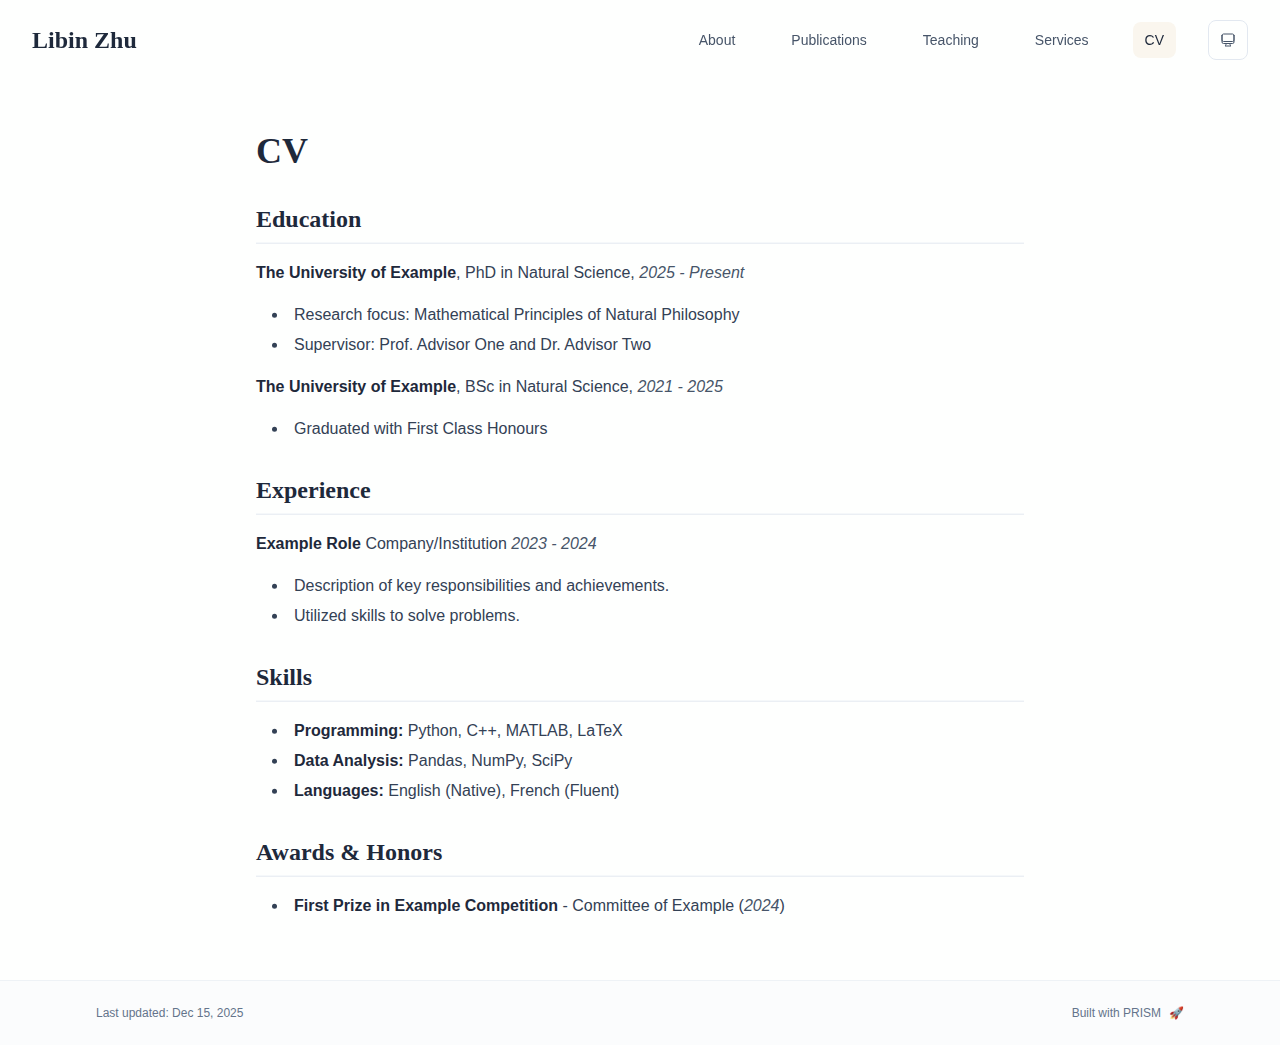
<file: cv/index.html>
<!DOCTYPE html><html lang="en" class="scroll-smooth"><head><meta charSet="utf-8"/><meta name="viewport" content="width=device-width, initial-scale=1"/><link rel="stylesheet" href="/_next/static/css/92b53c90e215dddf.css" data-precedence="next"/><link rel="preload" as="script" fetchPriority="low" href="/_next/static/chunks/webpack-679b75d1c4c2027c.js"/><script src="/_next/static/chunks/4bd1b696-70b6d399998de86a.js" async=""></script><script src="/_next/static/chunks/684-5aaa8290a129f299.js" async=""></script><script src="/_next/static/chunks/main-app-2e03f4b0d6de95ba.js" async=""></script><script src="/_next/static/chunks/17-9c04c9413a9f9f1f.js" async=""></script><script src="/_next/static/chunks/874-6cc630662f3664af.js" async=""></script><script src="/_next/static/chunks/862-15038af301665bb3.js" async=""></script><script src="/_next/static/chunks/app/layout-3647c25a443a3b9a.js" async=""></script><script src="/_next/static/chunks/178-595a94b9af1e67b5.js" async=""></script><script src="/_next/static/chunks/748-b0753eeaf12cb586.js" async=""></script><script src="/_next/static/chunks/app/%5Bslug%5D/page-677f1e232b343e17.js" async=""></script><link rel="dns-prefetch" href="https://google-fonts.jialeliu.com"/><link rel="preconnect" href="https://google-fonts.jialeliu.com" crossorigin=""/><link rel="preload" as="style" href="https://google-fonts.jialeliu.com/css2?family=Inter:wght@300;400;500;600;700&amp;family=Crimson+Text:ital,wght@0,400;0,600;1,400&amp;display=swap"/><link rel="icon" type="image/svg+xml"/><link rel="stylesheet" id="gfonts-css" href="https://google-fonts.jialeliu.com/css2?family=Inter:wght@300;400;500;600;700&amp;family=Crimson+Text:ital,wght@0,400;0,600;1,400&amp;display=swap" media="print"/><script>
              (function(){
                var l = document.getElementById('gfonts-css');
                if (!l) return;
                if (l.media !== 'all') {
                  l.addEventListener('load', function(){ try { l.media = 'all'; } catch(e){} });
                }
              })();
            </script><noscript><link rel="stylesheet" href="https://google-fonts.jialeliu.com/css2?family=Inter:wght@300;400;500;600;700&amp;family=Crimson+Text:ital,wght@0,400;0,600;1,400&amp;display=swap"/></noscript><script>
              try {
                const theme = localStorage.getItem('theme-storage');
                const parsed = theme ? JSON.parse(theme) : null;
                const setting = parsed?.state?.theme || 'system';
                const prefersDark = typeof window !== 'undefined' && window.matchMedia && window.matchMedia('(prefers-color-scheme: dark)').matches;
                const effective = setting === 'dark' ? 'dark' : (setting === 'light' ? 'light' : (prefersDark ? 'dark' : 'light'));
                var root = document.documentElement;
                root.classList.add(effective);
                root.setAttribute('data-theme', effective);
              } catch (e) {
                var root = document.documentElement;
                root.classList.add('light');
                root.setAttribute('data-theme', 'light');
              }
            </script><title>CV | Libin Zhu</title><meta name="author" content="Libin Zhu"/><meta name="keywords" content="Libin Zhu,PhD,Research,University of Washington"/><meta name="creator" content="Libin Zhu"/><meta name="publisher" content="Libin Zhu"/><meta property="og:title" content="Libin Zhu"/><meta property="og:description" content="Personal website of Libin Zhu"/><meta property="og:site_name" content="Libin Zhu&#x27;s Academic Website"/><meta property="og:locale" content="en_US"/><meta property="og:type" content="website"/><meta name="twitter:card" content="summary"/><meta name="twitter:title" content="Libin Zhu"/><meta name="twitter:description" content="Personal website of Libin Zhu"/><script>document.querySelectorAll('body link[rel="icon"], body link[rel="apple-touch-icon"]').forEach(el => document.head.appendChild(el))</script><script src="/_next/static/chunks/polyfills-42372ed130431b0a.js" noModule=""></script></head><body class="font-sans antialiased"><div style="visibility:hidden"><nav class="fixed top-0 left-0 right-0 z-50" data-headlessui-state=""><div class="transition-all duration-300 ease-out bg-transparent" style="transform:translateY(-100px)"><div class="max-w-7xl mx-auto px-4 sm:px-6 lg:px-8"><div class="flex justify-between items-center h-16 lg:h-20"><div class="flex-shrink-0" tabindex="0"><a class="text-xl lg:text-2xl font-serif font-semibold text-primary hover:text-accent transition-colors duration-200" href="/">Libin Zhu</a></div><div class="hidden lg:block"><div class="ml-10 flex items-center space-x-8"><div class="flex items-baseline space-x-8"><a class="relative px-3 py-2 text-sm font-medium transition-all duration-200 rounded hover:bg-accent/10 hover:shadow-sm text-neutral-600 hover:text-primary" href="/"><span class="relative z-10">About</span></a><a class="relative px-3 py-2 text-sm font-medium transition-all duration-200 rounded hover:bg-accent/10 hover:shadow-sm text-neutral-600 hover:text-primary" href="/publications/"><span class="relative z-10">Publications</span></a><a class="relative px-3 py-2 text-sm font-medium transition-all duration-200 rounded hover:bg-accent/10 hover:shadow-sm text-neutral-600 hover:text-primary" href="/teaching/"><span class="relative z-10">Teaching</span></a><a class="relative px-3 py-2 text-sm font-medium transition-all duration-200 rounded hover:bg-accent/10 hover:shadow-sm text-neutral-600 hover:text-primary" href="/services/"><span class="relative z-10">Services</span></a><a class="relative px-3 py-2 text-sm font-medium transition-all duration-200 rounded hover:bg-accent/10 hover:shadow-sm text-primary" href="/cv/"><span class="relative z-10">CV</span><div class="absolute inset-0 bg-accent/10 rounded-lg"></div></a></div><div class="flex items-center justify-center w-10 h-10 rounded-lg border border-neutral-200 dark:border-[rgba(148,163,184,0.24)] bg-background dark:bg-neutral-800"><div class="w-4 h-4 rounded-full bg-neutral-300 animate-pulse"></div></div></div></div><div class="lg:hidden flex items-center space-x-2"><div class="flex items-center justify-center w-10 h-10 rounded-lg border border-neutral-200 dark:border-[rgba(148,163,184,0.24)] bg-background dark:bg-neutral-800"><div class="w-4 h-4 rounded-full bg-neutral-300 animate-pulse"></div></div><button class="inline-flex items-center justify-center p-2 rounded-md text-neutral-600 hover:text-primary hover:bg-neutral-100 dark:hover:bg-neutral-800 focus:outline-none focus:ring-2 focus:ring-inset focus:ring-accent transition-colors duration-200" id="headlessui-disclosure-button-«R5pdb»" type="button" aria-expanded="false" data-headlessui-state=""><span class="sr-only">Open main menu</span><div><svg xmlns="http://www.w3.org/2000/svg" fill="none" viewBox="0 0 24 24" stroke-width="1.5" stroke="currentColor" aria-hidden="true" data-slot="icon" class="block h-6 w-6"><path stroke-linecap="round" stroke-linejoin="round" d="M3.75 6.75h16.5M3.75 12h16.5m-16.5 5.25h16.5"></path></svg></div></button></div></div></div></div></nav><main class="min-h-screen pt-16 lg:pt-20"><div class="max-w-4xl mx-auto px-4 sm:px-6 lg:px-8 py-12"><div class="max-w-3xl mx-auto" style="opacity:0;transform:translateY(20px)"><h1 class="text-4xl font-serif font-bold text-primary mb-4">CV</h1><div class="text-neutral-700 dark:text-neutral-600 leading-relaxed"><h2 class="text-2xl font-serif font-bold text-primary mt-8 mb-4 border-b border-neutral-200 dark:border-neutral-800 pb-2">Education</h2>
<p class="mb-4 last:mb-0"><strong class="font-semibold text-primary">The University of Example</strong>, PhD in Natural Science, <em class="italic text-neutral-600 dark:text-neutral-500">2025 - Present</em></p>
<ul class="list-disc list-inside mb-4 space-y-1 ml-4">
<li class="mb-1">Research focus: Mathematical Principles of Natural Philosophy</li>
<li class="mb-1">Supervisor: Prof. Advisor One and Dr. Advisor Two</li>
</ul>
<p class="mb-4 last:mb-0"><strong class="font-semibold text-primary">The University of Example</strong>, BSc in Natural Science, <em class="italic text-neutral-600 dark:text-neutral-500">2021 - 2025</em></p>
<ul class="list-disc list-inside mb-4 space-y-1 ml-4">
<li class="mb-1">Graduated with First Class Honours</li>
</ul>
<h2 class="text-2xl font-serif font-bold text-primary mt-8 mb-4 border-b border-neutral-200 dark:border-neutral-800 pb-2">Experience</h2>
<p class="mb-4 last:mb-0"><strong class="font-semibold text-primary">Example Role</strong>
Company/Institution
<em class="italic text-neutral-600 dark:text-neutral-500">2023 - 2024</em></p>
<ul class="list-disc list-inside mb-4 space-y-1 ml-4">
<li class="mb-1">Description of key responsibilities and achievements.</li>
<li class="mb-1">Utilized skills to solve problems.</li>
</ul>
<h2 class="text-2xl font-serif font-bold text-primary mt-8 mb-4 border-b border-neutral-200 dark:border-neutral-800 pb-2">Skills</h2>
<ul class="list-disc list-inside mb-4 space-y-1 ml-4">
<li class="mb-1"><strong class="font-semibold text-primary">Programming:</strong> Python, C++, MATLAB, LaTeX</li>
<li class="mb-1"><strong class="font-semibold text-primary">Data Analysis:</strong> Pandas, NumPy, SciPy</li>
<li class="mb-1"><strong class="font-semibold text-primary">Languages:</strong> English (Native), French (Fluent)</li>
</ul>
<h2 class="text-2xl font-serif font-bold text-primary mt-8 mb-4 border-b border-neutral-200 dark:border-neutral-800 pb-2">Awards &amp; Honors</h2>
<ul class="list-disc list-inside mb-4 space-y-1 ml-4">
<li class="mb-1"><strong class="font-semibold text-primary">First Prize in Example Competition</strong> - Committee of Example (<em class="italic text-neutral-600 dark:text-neutral-500">2024</em>)</li>
</ul></div></div></div><!--$--><!--/$--><!--$--><!--/$--></main><footer class="border-t border-neutral-200/50 bg-neutral-50/50 dark:bg-neutral-900/50 dark:border-neutral-700/50"><div class="max-w-6xl mx-auto px-4 sm:px-6 lg:px-8 py-6"><div class="flex flex-col sm:flex-row justify-between items-center gap-2"><p class="text-xs text-neutral-500">Last updated: <!-- -->Dec 15, 2025</p><p class="text-xs text-neutral-500 flex items-center"><a href="https://github.com/xyjoey/PRISM" target="_blank" rel="noopener noreferrer">Built with PRISM</a><span class="ml-2">🚀</span></p></div></div></footer></div><script src="/_next/static/chunks/webpack-679b75d1c4c2027c.js" async=""></script><script>(self.__next_f=self.__next_f||[]).push([0])</script><script>self.__next_f.push([1,"1:\"$Sreact.fragment\"\n2:I[3719,[\"17\",\"static/chunks/17-9c04c9413a9f9f1f.js\",\"874\",\"static/chunks/874-6cc630662f3664af.js\",\"862\",\"static/chunks/862-15038af301665bb3.js\",\"177\",\"static/chunks/app/layout-3647c25a443a3b9a.js\"],\"ThemeProvider\"]\n3:I[768,[\"17\",\"static/chunks/17-9c04c9413a9f9f1f.js\",\"874\",\"static/chunks/874-6cc630662f3664af.js\",\"862\",\"static/chunks/862-15038af301665bb3.js\",\"177\",\"static/chunks/app/layout-3647c25a443a3b9a.js\"],\"default\"]\n4:I[7555,[],\"\"]\n5:I[1295,[],\"\"]\n6:I[2548,[\"17\",\"static/chunks/17-9c04c9413a9f9f1f.js\",\"874\",\"static/chunks/874-6cc630662f3664af.js\",\"862\",\"static/chunks/862-15038af301665bb3.js\",\"177\",\"static/chunks/app/layout-3647c25a443a3b9a.js\"],\"default\"]\n8:I[9665,[],\"MetadataBoundary\"]\na:I[9665,[],\"OutletBoundary\"]\nd:I[4911,[],\"AsyncMetadataOutlet\"]\nf:I[9665,[],\"ViewportBoundary\"]\n11:I[6614,[],\"\"]\n:HL[\"/_next/static/css/92b53c90e215dddf.css\",\"style\"]\n"])</script><script>self.__next_f.push([1,"0:{\"P\":null,\"b\":\"8fKPz_2kVYwdDfnnvgXe-\",\"p\":\"\",\"c\":[\"\",\"cv\",\"\"],\"i\":false,\"f\":[[[\"\",{\"children\":[[\"slug\",\"cv\",\"d\"],{\"children\":[\"__PAGE__\",{}]}]},\"$undefined\",\"$undefined\",true],[\"\",[\"$\",\"$1\",\"c\",{\"children\":[[[\"$\",\"link\",\"0\",{\"rel\":\"stylesheet\",\"href\":\"/_next/static/css/92b53c90e215dddf.css\",\"precedence\":\"next\",\"crossOrigin\":\"$undefined\",\"nonce\":\"$undefined\"}]],[\"$\",\"html\",null,{\"lang\":\"en\",\"className\":\"scroll-smooth\",\"suppressHydrationWarning\":true,\"children\":[[\"$\",\"head\",null,{\"children\":[[\"$\",\"link\",null,{\"rel\":\"icon\",\"href\":\"$undefined\",\"type\":\"image/svg+xml\"}],[\"$\",\"link\",null,{\"rel\":\"dns-prefetch\",\"href\":\"https://google-fonts.jialeliu.com\"}],[\"$\",\"link\",null,{\"rel\":\"preconnect\",\"href\":\"https://google-fonts.jialeliu.com\",\"crossOrigin\":\"\"}],[\"$\",\"link\",null,{\"rel\":\"preload\",\"as\":\"style\",\"href\":\"https://google-fonts.jialeliu.com/css2?family=Inter:wght@300;400;500;600;700\u0026family=Crimson+Text:ital,wght@0,400;0,600;1,400\u0026display=swap\"}],[\"$\",\"link\",null,{\"rel\":\"stylesheet\",\"id\":\"gfonts-css\",\"href\":\"https://google-fonts.jialeliu.com/css2?family=Inter:wght@300;400;500;600;700\u0026family=Crimson+Text:ital,wght@0,400;0,600;1,400\u0026display=swap\",\"media\":\"print\"}],[\"$\",\"script\",null,{\"dangerouslySetInnerHTML\":{\"__html\":\"\\n              (function(){\\n                var l = document.getElementById('gfonts-css');\\n                if (!l) return;\\n                if (l.media !== 'all') {\\n                  l.addEventListener('load', function(){ try { l.media = 'all'; } catch(e){} });\\n                }\\n              })();\\n            \"}}],[\"$\",\"noscript\",null,{\"children\":[\"$\",\"link\",null,{\"rel\":\"stylesheet\",\"href\":\"https://google-fonts.jialeliu.com/css2?family=Inter:wght@300;400;500;600;700\u0026family=Crimson+Text:ital,wght@0,400;0,600;1,400\u0026display=swap\"}]}],[\"$\",\"script\",null,{\"dangerouslySetInnerHTML\":{\"__html\":\"\\n              try {\\n                const theme = localStorage.getItem('theme-storage');\\n                const parsed = theme ? JSON.parse(theme) : null;\\n                const setting = parsed?.state?.theme || 'system';\\n                const prefersDark = typeof window !== 'undefined' \u0026\u0026 window.matchMedia \u0026\u0026 window.matchMedia('(prefers-color-scheme: dark)').matches;\\n                const effective = setting === 'dark' ? 'dark' : (setting === 'light' ? 'light' : (prefersDark ? 'dark' : 'light'));\\n                var root = document.documentElement;\\n                root.classList.add(effective);\\n                root.setAttribute('data-theme', effective);\\n              } catch (e) {\\n                var root = document.documentElement;\\n                root.classList.add('light');\\n                root.setAttribute('data-theme', 'light');\\n              }\\n            \"}}]]}],[\"$\",\"body\",null,{\"className\":\"font-sans antialiased\",\"children\":[\"$\",\"$L2\",null,{\"children\":[[\"$\",\"$L3\",null,{\"items\":[{\"title\":\"About\",\"type\":\"page\",\"target\":\"about\",\"href\":\"/\"},{\"title\":\"Publications\",\"type\":\"page\",\"target\":\"publications\",\"href\":\"/publications\"},{\"title\":\"Teaching\",\"type\":\"page\",\"target\":\"teaching\",\"href\":\"/teaching\"},{\"title\":\"Services\",\"type\":\"page\",\"target\":\"services\",\"href\":\"/services\"},{\"title\":\"CV\",\"type\":\"page\",\"target\":\"cv\",\"href\":\"/cv\"}],\"siteTitle\":\"Libin Zhu\",\"enableOnePageMode\":false}],[\"$\",\"main\",null,{\"className\":\"min-h-screen pt-16 lg:pt-20\",\"children\":[\"$\",\"$L4\",null,{\"parallelRouterKey\":\"children\",\"error\":\"$undefined\",\"errorStyles\":\"$undefined\",\"errorScripts\":\"$undefined\",\"template\":[\"$\",\"$L5\",null,{}],\"templateStyles\":\"$undefined\",\"templateScripts\":\"$undefined\",\"notFound\":[[[\"$\",\"title\",null,{\"children\":\"404: This page could not be found.\"}],[\"$\",\"div\",null,{\"style\":{\"fontFamily\":\"system-ui,\\\"Segoe UI\\\",Roboto,Helvetica,Arial,sans-serif,\\\"Apple Color Emoji\\\",\\\"Segoe UI Emoji\\\"\",\"height\":\"100vh\",\"textAlign\":\"center\",\"display\":\"flex\",\"flexDirection\":\"column\",\"alignItems\":\"center\",\"justifyContent\":\"center\"},\"children\":[\"$\",\"div\",null,{\"children\":[[\"$\",\"style\",null,{\"dangerouslySetInnerHTML\":{\"__html\":\"body{color:#000;background:#fff;margin:0}.next-error-h1{border-right:1px solid rgba(0,0,0,.3)}@media (prefers-color-scheme:dark){body{color:#fff;background:#000}.next-error-h1{border-right:1px solid rgba(255,255,255,.3)}}\"}}],[\"$\",\"h1\",null,{\"className\":\"next-error-h1\",\"style\":{\"display\":\"inline-block\",\"margin\":\"0 20px 0 0\",\"padding\":\"0 23px 0 0\",\"fontSize\":24,\"fontWeight\":500,\"verticalAlign\":\"top\",\"lineHeight\":\"49px\"},\"children\":404}],[\"$\",\"div\",null,{\"style\":{\"display\":\"inline-block\"},\"children\":[\"$\",\"h2\",null,{\"style\":{\"fontSize\":14,\"fontWeight\":400,\"lineHeight\":\"49px\",\"margin\":0},\"children\":\"This page could not be found.\"}]}]]}]}]],[]],\"forbidden\":\"$undefined\",\"unauthorized\":\"$undefined\"}]}],[\"$\",\"$L6\",null,{\"lastUpdated\":\"Dec 15, 2025\"}]]}]}]]}]]}],{\"children\":[[\"slug\",\"cv\",\"d\"],[\"$\",\"$1\",\"c\",{\"children\":[null,[\"$\",\"$L4\",null,{\"parallelRouterKey\":\"children\",\"error\":\"$undefined\",\"errorStyles\":\"$undefined\",\"errorScripts\":\"$undefined\",\"template\":[\"$\",\"$L5\",null,{}],\"templateStyles\":\"$undefined\",\"templateScripts\":\"$undefined\",\"notFound\":\"$undefined\",\"forbidden\":\"$undefined\",\"unauthorized\":\"$undefined\"}]]}],{\"children\":[\"__PAGE__\",[\"$\",\"$1\",\"c\",{\"children\":[\"$L7\",[\"$\",\"$L8\",null,{\"children\":\"$L9\"}],null,[\"$\",\"$La\",null,{\"children\":[\"$Lb\",\"$Lc\",[\"$\",\"$Ld\",null,{\"promise\":\"$@e\"}]]}]]}],{},null,false]},null,false]},null,false],[\"$\",\"$1\",\"h\",{\"children\":[null,[\"$\",\"$1\",\"ZdsrMCf53okdp4zGL9gJE\",{\"children\":[[\"$\",\"$Lf\",null,{\"children\":\"$L10\"}],null]}],null]}],false]],\"m\":\"$undefined\",\"G\":[\"$11\",\"$undefined\"],\"s\":false,\"S\":true}\n"])</script><script>self.__next_f.push([1,"12:\"$Sreact.suspense\"\n13:I[4911,[],\"AsyncMetadata\"]\n15:I[4059,[\"17\",\"static/chunks/17-9c04c9413a9f9f1f.js\",\"178\",\"static/chunks/178-595a94b9af1e67b5.js\",\"748\",\"static/chunks/748-b0753eeaf12cb586.js\",\"182\",\"static/chunks/app/%5Bslug%5D/page-677f1e232b343e17.js\"],\"default\"]\n9:[\"$\",\"$12\",null,{\"fallback\":null,\"children\":[\"$\",\"$L13\",null,{\"promise\":\"$@14\"}]}]\n7:[\"$\",\"div\",null,{\"className\":\"max-w-4xl mx-auto px-4 sm:px-6 lg:px-8 py-12\",\"children\":[false,[\"$\",\"$L15\",null,{\"config\":{\"type\":\"text\",\"title\":\"CV\",\"source\":\"cv.md\"},\"content\":\"## Education\\n\\n**The University of Example**, PhD in Natural Science, *2025 - Present*\\n- Research focus: Mathematical Principles of Natural Philosophy\\n- Supervisor: Prof. Advisor One and Dr. Advisor Two\\n\\n**The University of Example**, BSc in Natural Science, *2021 - 2025*\\n- Graduated with First Class Honours\\n\\n## Experience\\n\\n**Example Role**\\nCompany/Institution\\n*2023 - 2024*\\n- Description of key responsibilities and achievements.\\n- Utilized skills to solve problems.\\n\\n## Skills\\n\\n- **Programming:** Python, C++, MATLAB, LaTeX\\n- **Data Analysis:** Pandas, NumPy, SciPy\\n- **Languages:** English (Native), French (Fluent)\\n\\n## Awards \u0026 Honors\\n\\n- **First Prize in Example Competition** - Committee of Example (*2024*)\\n\"}],false]}]\n"])</script><script>self.__next_f.push([1,"c:null\n"])</script><script>self.__next_f.push([1,"10:[[\"$\",\"meta\",\"0\",{\"charSet\":\"utf-8\"}],[\"$\",\"meta\",\"1\",{\"name\":\"viewport\",\"content\":\"width=device-width, initial-scale=1\"}]]\nb:null\n"])</script><script>self.__next_f.push([1,"14:{\"metadata\":[[\"$\",\"title\",\"0\",{\"children\":\"CV | Libin Zhu\"}],[\"$\",\"meta\",\"1\",{\"name\":\"author\",\"content\":\"Libin Zhu\"}],[\"$\",\"meta\",\"2\",{\"name\":\"keywords\",\"content\":\"Libin Zhu,PhD,Research,University of Washington\"}],[\"$\",\"meta\",\"3\",{\"name\":\"creator\",\"content\":\"Libin Zhu\"}],[\"$\",\"meta\",\"4\",{\"name\":\"publisher\",\"content\":\"Libin Zhu\"}],[\"$\",\"meta\",\"5\",{\"property\":\"og:title\",\"content\":\"Libin Zhu\"}],[\"$\",\"meta\",\"6\",{\"property\":\"og:description\",\"content\":\"Personal website of Libin Zhu\"}],[\"$\",\"meta\",\"7\",{\"property\":\"og:site_name\",\"content\":\"Libin Zhu's Academic Website\"}],[\"$\",\"meta\",\"8\",{\"property\":\"og:locale\",\"content\":\"en_US\"}],[\"$\",\"meta\",\"9\",{\"property\":\"og:type\",\"content\":\"website\"}],[\"$\",\"meta\",\"10\",{\"name\":\"twitter:card\",\"content\":\"summary\"}],[\"$\",\"meta\",\"11\",{\"name\":\"twitter:title\",\"content\":\"Libin Zhu\"}],[\"$\",\"meta\",\"12\",{\"name\":\"twitter:description\",\"content\":\"Personal website of Libin Zhu\"}]],\"error\":null,\"digest\":\"$undefined\"}\ne:{\"metadata\":\"$14:metadata\",\"error\":null,\"digest\":\"$undefined\"}\n"])</script></body></html>
</file>
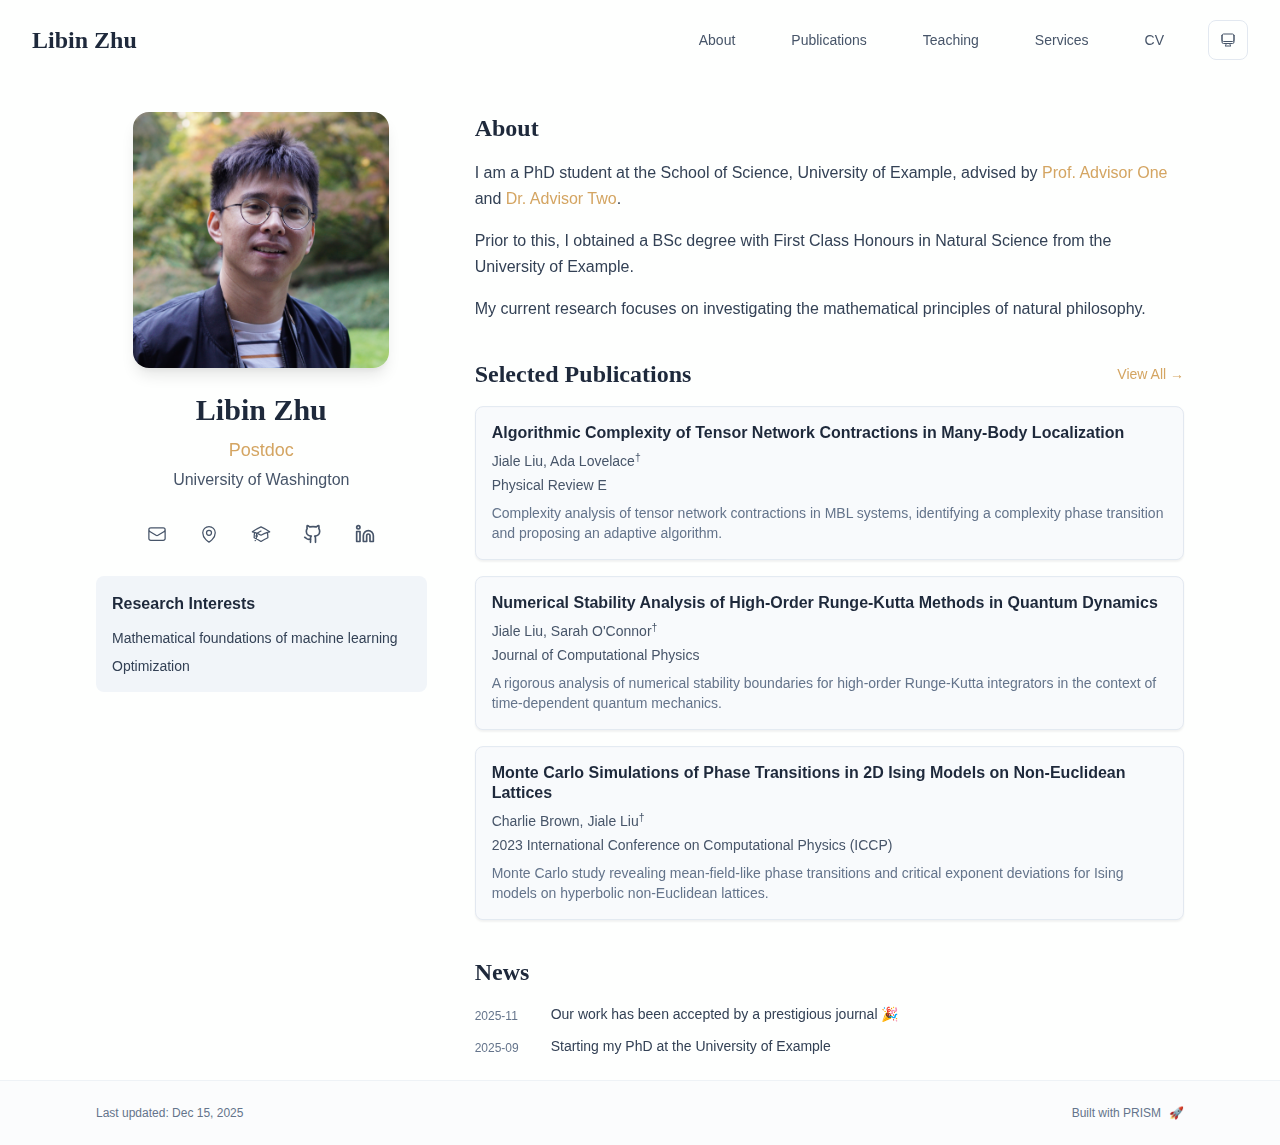
<file: out/index.html>
<!DOCTYPE html><html lang="en" class="scroll-smooth"><head><meta charSet="utf-8"/><meta name="viewport" content="width=device-width, initial-scale=1"/><link rel="preload" as="image" href="/bio.JPG"/><link rel="stylesheet" href="/_next/static/css/92b53c90e215dddf.css" data-precedence="next"/><link rel="preload" as="script" fetchPriority="low" href="/_next/static/chunks/webpack-679b75d1c4c2027c.js"/><script src="/_next/static/chunks/4bd1b696-70b6d399998de86a.js" async=""></script><script src="/_next/static/chunks/684-5aaa8290a129f299.js" async=""></script><script src="/_next/static/chunks/main-app-2e03f4b0d6de95ba.js" async=""></script><script src="/_next/static/chunks/17-9c04c9413a9f9f1f.js" async=""></script><script src="/_next/static/chunks/874-6cc630662f3664af.js" async=""></script><script src="/_next/static/chunks/862-15038af301665bb3.js" async=""></script><script src="/_next/static/chunks/app/layout-3647c25a443a3b9a.js" async=""></script><script src="/_next/static/chunks/178-595a94b9af1e67b5.js" async=""></script><script src="/_next/static/chunks/748-b0753eeaf12cb586.js" async=""></script><script src="/_next/static/chunks/app/page-d20c477b44976d6d.js" async=""></script><link rel="dns-prefetch" href="https://google-fonts.jialeliu.com"/><link rel="preconnect" href="https://google-fonts.jialeliu.com" crossorigin=""/><link rel="preload" as="style" href="https://google-fonts.jialeliu.com/css2?family=Inter:wght@300;400;500;600;700&amp;family=Crimson+Text:ital,wght@0,400;0,600;1,400&amp;display=swap"/><link rel="icon" type="image/svg+xml"/><link rel="stylesheet" id="gfonts-css" href="https://google-fonts.jialeliu.com/css2?family=Inter:wght@300;400;500;600;700&amp;family=Crimson+Text:ital,wght@0,400;0,600;1,400&amp;display=swap" media="print"/><script>
              (function(){
                var l = document.getElementById('gfonts-css');
                if (!l) return;
                if (l.media !== 'all') {
                  l.addEventListener('load', function(){ try { l.media = 'all'; } catch(e){} });
                }
              })();
            </script><noscript><link rel="stylesheet" href="https://google-fonts.jialeliu.com/css2?family=Inter:wght@300;400;500;600;700&amp;family=Crimson+Text:ital,wght@0,400;0,600;1,400&amp;display=swap"/></noscript><script>
              try {
                const theme = localStorage.getItem('theme-storage');
                const parsed = theme ? JSON.parse(theme) : null;
                const setting = parsed?.state?.theme || 'system';
                const prefersDark = typeof window !== 'undefined' && window.matchMedia && window.matchMedia('(prefers-color-scheme: dark)').matches;
                const effective = setting === 'dark' ? 'dark' : (setting === 'light' ? 'light' : (prefersDark ? 'dark' : 'light'));
                var root = document.documentElement;
                root.classList.add(effective);
                root.setAttribute('data-theme', effective);
              } catch (e) {
                var root = document.documentElement;
                root.classList.add('light');
                root.setAttribute('data-theme', 'light');
              }
            </script><title>Libin Zhu</title><meta name="description" content="Personal website of Libin Zhu"/><meta name="author" content="Libin Zhu"/><meta name="keywords" content="Libin Zhu,PhD,Research,University of Washington"/><meta name="creator" content="Libin Zhu"/><meta name="publisher" content="Libin Zhu"/><meta property="og:title" content="Libin Zhu"/><meta property="og:description" content="Personal website of Libin Zhu"/><meta property="og:site_name" content="Libin Zhu&#x27;s Academic Website"/><meta property="og:locale" content="en_US"/><meta property="og:type" content="website"/><meta name="twitter:card" content="summary"/><meta name="twitter:title" content="Libin Zhu"/><meta name="twitter:description" content="Personal website of Libin Zhu"/><script>document.querySelectorAll('body link[rel="icon"], body link[rel="apple-touch-icon"]').forEach(el => document.head.appendChild(el))</script><script src="/_next/static/chunks/polyfills-42372ed130431b0a.js" noModule=""></script></head><body class="font-sans antialiased"><div style="visibility:hidden"><nav class="fixed top-0 left-0 right-0 z-50" data-headlessui-state=""><div class="transition-all duration-300 ease-out bg-transparent" style="transform:translateY(-100px)"><div class="max-w-7xl mx-auto px-4 sm:px-6 lg:px-8"><div class="flex justify-between items-center h-16 lg:h-20"><div class="flex-shrink-0" tabindex="0"><a class="text-xl lg:text-2xl font-serif font-semibold text-primary hover:text-accent transition-colors duration-200" href="/">Libin Zhu</a></div><div class="hidden lg:block"><div class="ml-10 flex items-center space-x-8"><div class="flex items-baseline space-x-8"><a class="relative px-3 py-2 text-sm font-medium transition-all duration-200 rounded hover:bg-accent/10 hover:shadow-sm text-primary" href="/"><span class="relative z-10">About</span><div class="absolute inset-0 bg-accent/10 rounded-lg"></div></a><a class="relative px-3 py-2 text-sm font-medium transition-all duration-200 rounded hover:bg-accent/10 hover:shadow-sm text-neutral-600 hover:text-primary" href="/publications/"><span class="relative z-10">Publications</span></a><a class="relative px-3 py-2 text-sm font-medium transition-all duration-200 rounded hover:bg-accent/10 hover:shadow-sm text-neutral-600 hover:text-primary" href="/teaching/"><span class="relative z-10">Teaching</span></a><a class="relative px-3 py-2 text-sm font-medium transition-all duration-200 rounded hover:bg-accent/10 hover:shadow-sm text-neutral-600 hover:text-primary" href="/services/"><span class="relative z-10">Services</span></a><a class="relative px-3 py-2 text-sm font-medium transition-all duration-200 rounded hover:bg-accent/10 hover:shadow-sm text-neutral-600 hover:text-primary" href="/cv/"><span class="relative z-10">CV</span></a></div><div class="flex items-center justify-center w-10 h-10 rounded-lg border border-neutral-200 dark:border-[rgba(148,163,184,0.24)] bg-background dark:bg-neutral-800"><div class="w-4 h-4 rounded-full bg-neutral-300 animate-pulse"></div></div></div></div><div class="lg:hidden flex items-center space-x-2"><div class="flex items-center justify-center w-10 h-10 rounded-lg border border-neutral-200 dark:border-[rgba(148,163,184,0.24)] bg-background dark:bg-neutral-800"><div class="w-4 h-4 rounded-full bg-neutral-300 animate-pulse"></div></div><button class="inline-flex items-center justify-center p-2 rounded-md text-neutral-600 hover:text-primary hover:bg-neutral-100 dark:hover:bg-neutral-800 focus:outline-none focus:ring-2 focus:ring-inset focus:ring-accent transition-colors duration-200" id="headlessui-disclosure-button-«R5pdb»" type="button" aria-expanded="false" data-headlessui-state=""><span class="sr-only">Open main menu</span><div><svg xmlns="http://www.w3.org/2000/svg" fill="none" viewBox="0 0 24 24" stroke-width="1.5" stroke="currentColor" aria-hidden="true" data-slot="icon" class="block h-6 w-6"><path stroke-linecap="round" stroke-linejoin="round" d="M3.75 6.75h16.5M3.75 12h16.5m-16.5 5.25h16.5"></path></svg></div></button></div></div></div></div></nav><main class="min-h-screen pt-16 lg:pt-20"><div class="max-w-6xl mx-auto px-4 sm:px-6 lg:px-8 py-8 bg-background min-h-screen"><div class="grid grid-cols-1 lg:grid-cols-3 gap-12"><div class="lg:col-span-1"><div class="sticky top-8" style="opacity:0;transform:translateY(20px)"><div class="w-64 h-64 mx-auto mb-6 rounded-2xl overflow-hidden shadow-lg hover:shadow-xl transition-all duration-200 hover:scale-105"><img alt="Libin Zhu" width="256" height="256" decoding="async" data-nimg="1" class="w-full h-full object-cover object-[32%_center]" style="color:transparent" src="/bio.JPG"/></div><div class="text-center mb-6"><h1 class="text-3xl font-serif font-bold text-primary mb-2">Libin Zhu</h1><p class="text-lg text-accent font-medium mb-1">Postdoc</p><p class="text-neutral-600 mb-2">University of Washington</p></div><div class="flex flex-wrap justify-center gap-3 sm:gap-4 mb-6 relative px-2"><div class="relative"><button class="p-2 sm:p-2 transition-colors duration-200 text-neutral-600 dark:text-neutral-400 hover:text-accent" aria-label="Email"><svg xmlns="http://www.w3.org/2000/svg" fill="none" viewBox="0 0 24 24" stroke-width="1.5" stroke="currentColor" aria-hidden="true" data-slot="icon" class="h-5 w-5"><path stroke-linecap="round" stroke-linejoin="round" d="M21.75 6.75v10.5a2.25 2.25 0 0 1-2.25 2.25h-15a2.25 2.25 0 0 1-2.25-2.25V6.75m19.5 0A2.25 2.25 0 0 0 19.5 4.5h-15a2.25 2.25 0 0 0-2.25 2.25m19.5 0v.243a2.25 2.25 0 0 1-1.07 1.916l-7.5 4.615a2.25 2.25 0 0 1-2.36 0L3.32 8.91a2.25 2.25 0 0 1-1.07-1.916V6.75"></path></svg></button></div><div class="relative"><button class="p-2 sm:p-2 transition-colors duration-200 text-neutral-600 dark:text-neutral-400 hover:text-accent" aria-label="Location"><svg xmlns="http://www.w3.org/2000/svg" fill="none" viewBox="0 0 24 24" stroke-width="1.5" stroke="currentColor" aria-hidden="true" data-slot="icon" class="h-5 w-5"><path stroke-linecap="round" stroke-linejoin="round" d="M15 10.5a3 3 0 1 1-6 0 3 3 0 0 1 6 0Z"></path><path stroke-linecap="round" stroke-linejoin="round" d="M19.5 10.5c0 7.142-7.5 11.25-7.5 11.25S4.5 17.642 4.5 10.5a7.5 7.5 0 1 1 15 0Z"></path></svg></button></div><a href="https://scholar.google.com/citations?user=hyTGiUcAAAAJ&amp;hl=en&amp;oi=ao" target="_blank" rel="noopener noreferrer" class="p-2 sm:p-2 text-neutral-600 dark:text-neutral-400 hover:text-accent transition-colors duration-200" aria-label="Google Scholar"><svg xmlns="http://www.w3.org/2000/svg" fill="none" viewBox="0 0 24 24" stroke-width="1.5" stroke="currentColor" aria-hidden="true" data-slot="icon" class="h-5 w-5"><path stroke-linecap="round" stroke-linejoin="round" d="M4.26 10.147a60.438 60.438 0 0 0-.491 6.347A48.62 48.62 0 0 1 12 20.904a48.62 48.62 0 0 1 8.232-4.41 60.46 60.46 0 0 0-.491-6.347m-15.482 0a50.636 50.636 0 0 0-2.658-.813A59.906 59.906 0 0 1 12 3.493a59.903 59.903 0 0 1 10.399 5.84c-.896.248-1.783.52-2.658.814m-15.482 0A50.717 50.717 0 0 1 12 13.489a50.702 50.702 0 0 1 7.74-3.342M6.75 15a.75.75 0 1 0 0-1.5.75.75 0 0 0 0 1.5Zm0 0v-3.675A55.378 55.378 0 0 1 12 8.443m-7.007 11.55A5.981 5.981 0 0 0 6.75 15.75v-1.5"></path></svg></a><a href="https://github.com/zhm1995" target="_blank" rel="noopener noreferrer" class="p-2 sm:p-2 text-neutral-600 dark:text-neutral-400 hover:text-accent transition-colors duration-200" aria-label="GitHub"><svg xmlns="http://www.w3.org/2000/svg" width="24" height="24" viewBox="0 0 24 24" fill="none" stroke="currentColor" stroke-width="2" stroke-linecap="round" stroke-linejoin="round" class="lucide lucide-github h-5 w-5" aria-hidden="true"><path d="M15 22v-4a4.8 4.8 0 0 0-1-3.5c3 0 6-2 6-5.5.08-1.25-.27-2.48-1-3.5.28-1.15.28-2.35 0-3.5 0 0-1 0-3 1.5-2.64-.5-5.36-.5-8 0C6 2 5 2 5 2c-.3 1.15-.3 2.35 0 3.5A5.403 5.403 0 0 0 4 9c0 3.5 3 5.5 6 5.5-.39.49-.68 1.05-.85 1.65-.17.6-.22 1.23-.15 1.85v4"></path><path d="M9 18c-4.51 2-5-2-7-2"></path></svg></a><a href="https://www.linkedin.com/in/libin-zhu-3a34291b5" target="_blank" rel="noopener noreferrer" class="p-2 sm:p-2 text-neutral-600 dark:text-neutral-400 hover:text-accent transition-colors duration-200" aria-label="LinkedIn"><svg xmlns="http://www.w3.org/2000/svg" width="24" height="24" viewBox="0 0 24 24" fill="none" stroke="currentColor" stroke-width="2" stroke-linecap="round" stroke-linejoin="round" class="lucide lucide-linkedin h-5 w-5" aria-hidden="true"><path d="M16 8a6 6 0 0 1 6 6v7h-4v-7a2 2 0 0 0-2-2 2 2 0 0 0-2 2v7h-4v-7a6 6 0 0 1 6-6z"></path><rect width="4" height="12" x="2" y="9"></rect><circle cx="4" cy="4" r="2"></circle></svg></a></div><div class="bg-neutral-100 dark:bg-neutral-800 rounded-lg p-4 mb-6 hover:shadow-lg transition-all duration-200 hover:scale-[1.02]"><h3 class="font-semibold text-primary mb-3">Research Interests</h3><div class="space-y-2 text-sm text-neutral-700 dark:text-neutral-500"><div>Mathematical foundations of machine learning</div><div>Optimization</div></div></div></div></div><div class="lg:col-span-2 space-y-8"><section id="about" class="scroll-mt-24 space-y-8"><section style="opacity:0;transform:translateY(20px)"><h2 class="text-2xl font-serif font-bold text-primary mb-4">About</h2><div class="text-neutral-700 dark:text-neutral-600 leading-relaxed"><p class="mb-4 last:mb-0">I am a PhD student at the School of Science, University of Example, advised by <a href="https://example.com" node="[object Object]" target="_blank" rel="noopener noreferrer" class="text-accent font-medium transition-all duration-200 rounded hover:bg-accent/10 hover:shadow-sm">Prof. Advisor One</a> and <a href="https://example.com" node="[object Object]" target="_blank" rel="noopener noreferrer" class="text-accent font-medium transition-all duration-200 rounded hover:bg-accent/10 hover:shadow-sm">Dr. Advisor Two</a>.</p>
<p class="mb-4 last:mb-0">Prior to this, I obtained a BSc degree with First Class Honours in Natural Science from the University of Example.</p>
<p class="mb-4 last:mb-0">My current research focuses on investigating the mathematical principles of natural philosophy.</p></div></section><section style="opacity:0;transform:translateY(20px)"><div class="flex items-center justify-between mb-4"><h2 class="text-2xl font-serif font-bold text-primary">Selected Publications</h2><a class="text-accent hover:text-accent-dark text-sm font-medium transition-all duration-200 rounded hover:bg-accent/10 hover:shadow-sm" href="/publications/">View All →</a></div><div class="space-y-4"><div class="bg-neutral-50 dark:bg-neutral-800 p-4 rounded-lg shadow-sm border border-neutral-200 dark:border-[rgba(148,163,184,0.24)] hover:shadow-lg transition-all duration-200 hover:scale-[1.02]" style="opacity:0;transform:translateY(20px)"><h3 class="font-semibold text-primary mb-2 leading-tight">Algorithmic Complexity of Tensor Network Contractions in Many-Body Localization</h3><p class="text-sm text-neutral-600 dark:text-neutral-500 mb-1"><span><span class=" ">Jiale Liu</span>, </span><span><span class=" ">Ada Lovelace</span><sup class="ml-0 text-neutral-600 dark:text-neutral-500">†</sup></span></p><p class="text-sm text-neutral-600 dark:text-neutral-500 mb-2">Physical Review E</p><p class="text-sm text-neutral-500 dark:text-neutral-500 line-clamp-2">Complexity analysis of tensor network contractions in MBL systems, identifying a complexity phase transition and proposing an adaptive algorithm.</p></div><div class="bg-neutral-50 dark:bg-neutral-800 p-4 rounded-lg shadow-sm border border-neutral-200 dark:border-[rgba(148,163,184,0.24)] hover:shadow-lg transition-all duration-200 hover:scale-[1.02]" style="opacity:0;transform:translateY(20px)"><h3 class="font-semibold text-primary mb-2 leading-tight">Numerical Stability Analysis of High-Order Runge-Kutta Methods in Quantum Dynamics</h3><p class="text-sm text-neutral-600 dark:text-neutral-500 mb-1"><span><span class=" ">Jiale Liu</span>, </span><span><span class=" ">Sarah O&#x27;Connor</span><sup class="ml-0 text-neutral-600 dark:text-neutral-500">†</sup></span></p><p class="text-sm text-neutral-600 dark:text-neutral-500 mb-2">Journal of Computational Physics</p><p class="text-sm text-neutral-500 dark:text-neutral-500 line-clamp-2">A rigorous analysis of numerical stability boundaries for high-order Runge-Kutta integrators in the context of time-dependent quantum mechanics.</p></div><div class="bg-neutral-50 dark:bg-neutral-800 p-4 rounded-lg shadow-sm border border-neutral-200 dark:border-[rgba(148,163,184,0.24)] hover:shadow-lg transition-all duration-200 hover:scale-[1.02]" style="opacity:0;transform:translateY(20px)"><h3 class="font-semibold text-primary mb-2 leading-tight">Monte Carlo Simulations of Phase Transitions in 2D Ising Models on Non-Euclidean Lattices</h3><p class="text-sm text-neutral-600 dark:text-neutral-500 mb-1"><span><span class=" ">Charlie Brown</span>, </span><span><span class=" ">Jiale Liu</span><sup class="ml-0 text-neutral-600 dark:text-neutral-500">†</sup></span></p><p class="text-sm text-neutral-600 dark:text-neutral-500 mb-2">2023 International Conference on Computational Physics (ICCP)</p><p class="text-sm text-neutral-500 dark:text-neutral-500 line-clamp-2">Monte Carlo study revealing mean-field-like phase transitions and critical exponent deviations for Ising models on hyperbolic non-Euclidean lattices.</p></div></div></section><section style="opacity:0;transform:translateY(20px)"><h2 class="text-2xl font-serif font-bold text-primary mb-4">News</h2><div class="space-y-3"><div class="flex items-start space-x-3"><span class="text-xs text-neutral-500 mt-1 w-16 flex-shrink-0">2025-11</span><p class="text-sm text-neutral-700">Our work has been accepted by a prestigious journal 🎉</p></div><div class="flex items-start space-x-3"><span class="text-xs text-neutral-500 mt-1 w-16 flex-shrink-0">2025-09</span><p class="text-sm text-neutral-700">Starting my PhD at the University of Example</p></div></div></section></section></div></div></div><!--$--><!--/$--><!--$--><!--/$--></main><footer class="border-t border-neutral-200/50 bg-neutral-50/50 dark:bg-neutral-900/50 dark:border-neutral-700/50"><div class="max-w-6xl mx-auto px-4 sm:px-6 lg:px-8 py-6"><div class="flex flex-col sm:flex-row justify-between items-center gap-2"><p class="text-xs text-neutral-500">Last updated: <!-- -->Dec 15, 2025</p><p class="text-xs text-neutral-500 flex items-center"><a href="https://github.com/xyjoey/PRISM" target="_blank" rel="noopener noreferrer">Built with PRISM</a><span class="ml-2">🚀</span></p></div></div></footer></div><script src="/_next/static/chunks/webpack-679b75d1c4c2027c.js" async=""></script><script>(self.__next_f=self.__next_f||[]).push([0])</script><script>self.__next_f.push([1,"1:\"$Sreact.fragment\"\n2:I[3719,[\"17\",\"static/chunks/17-9c04c9413a9f9f1f.js\",\"874\",\"static/chunks/874-6cc630662f3664af.js\",\"862\",\"static/chunks/862-15038af301665bb3.js\",\"177\",\"static/chunks/app/layout-3647c25a443a3b9a.js\"],\"ThemeProvider\"]\n3:I[768,[\"17\",\"static/chunks/17-9c04c9413a9f9f1f.js\",\"874\",\"static/chunks/874-6cc630662f3664af.js\",\"862\",\"static/chunks/862-15038af301665bb3.js\",\"177\",\"static/chunks/app/layout-3647c25a443a3b9a.js\"],\"default\"]\n4:I[7555,[],\"\"]\n5:I[1295,[],\"\"]\n6:I[2548,[\"17\",\"static/chunks/17-9c04c9413a9f9f1f.js\",\"874\",\"static/chunks/874-6cc630662f3664af.js\",\"862\",\"static/chunks/862-15038af301665bb3.js\",\"177\",\"static/chunks/app/layout-3647c25a443a3b9a.js\"],\"default\"]\n7:I[7437,[\"17\",\"static/chunks/17-9c04c9413a9f9f1f.js\",\"178\",\"static/chunks/178-595a94b9af1e67b5.js\",\"874\",\"static/chunks/874-6cc630662f3664af.js\",\"748\",\"static/chunks/748-b0753eeaf12cb586.js\",\"974\",\"static/chunks/app/page-d20c477b44976d6d.js\"],\"default\"]\n8:I[9507,[\"17\",\"static/chunks/17-9c04c9413a9f9f1f.js\",\"178\",\"static/chunks/178-595a94b9af1e67b5.js\",\"874\",\"static/chunks/874-6cc630662f3664af.js\",\"748\",\"static/chunks/748-b0753eeaf12cb586.js\",\"974\",\"static/chunks/app/page-d20c477b44976d6d.js\"],\"default\"]\n9:I[5218,[\"17\",\"static/chunks/17-9c04c9413a9f9f1f.js\",\"178\",\"static/chunks/178-595a94b9af1e67b5.js\",\"874\",\"static/chunks/874-6cc630662f3664af.js\",\"748\",\"static/chunks/748-b0753eeaf12cb586.js\",\"974\",\"static/chunks/app/page-d20c477b44976d6d.js\"],\"default\"]\nd:I[1990,[\"17\",\"static/chunks/17-9c04c9413a9f9f1f.js\",\"178\",\"static/chunks/178-595a94b9af1e67b5.js\",\"874\",\"static/chunks/874-6cc630662f3664af.js\",\"748\",\"static/chunks/748-b0753eeaf12cb586.js\",\"974\",\"static/chunks/app/page-d20c477b44976d6d.js\"],\"default\"]\ne:I[9665,[],\"MetadataBoundary\"]\n10:I[9665,[],\"OutletBoundary\"]\n13:I[4911,[],\"AsyncMetadataOutlet\"]\n15:I[9665,[],\"ViewportBoundary\"]\n17:I[6614,[],\"\"]\n:HL[\"/_next/static/css/92b53c90e215dddf.css\",\"style\"]\na:T507,@article{liu2025algorithmic,\n  title = {Algorithmic Complexity of Tensor Network Contractions in Many-Body Localization},\n  aut"])</script><script>self.__next_f.push([1,"hor = {Jiale Liu and Ada Lovelace},\n  year = {2025},\n  month = {sep},\n  journal = {Physical Review E},\n  issn = {2470-0045},\n  publisher = {APS},\n  abstract = {Simulating the dynamics of many-body localized (MBL) systems poses a significant challenge due to the logarithmic growth of entanglement entropy. This paper analyzes the algorithmic complexity of contracting Tensor Networks, specifically Matrix Product States (MPS) and Projected Entangled Pair States (PEPS), when applied to MBL Hamiltonians. We prove that while the exact contraction is #P-complete, approximate contraction schemes based on singular value decomposition (SVD) truncation exhibit polynomial time complexity with bounded error for short-time evolution. However, we identify a \"complexity phase transition\" at the ergodic-MBL transition point, where the bond dimension required for a fixed accuracy diverges exponentially. We propose a novel adaptive bond-dimension algorithm that optimizes computational resources by exploiting the area law of entanglement in the localized phase, demonstrating superior performance on Heisenberg spin chains.},\n  doi = {10.1103/PhysRevE.112.092101}\n}b:T504,@article{liu2024stability,\n  title = {Numerical Stability Analysis of High-Order Runge-Kutta Methods in Quantum Dynamics},\n  author = {Jiale Liu and Sarah O'Connor},\n  year = {2024},\n  month = {mar},\n  journal = {Journal of Computational Physics},\n  volume = {450},\n  pages = {110832},\n  issn = {0021-9991},\n  doi = {10.1016/j.jcp.2023.110832},\n  urldate = {2024-12-02},\n  langid = {english},\n  abstract = {The precise time-evolution of quantum systems is a cornerstone of computational physics. This paper investigates the numerical stability of high-order Runge-Kutta (RK) methods when applied to the time-dependent Schrödinger equation. We derive rigorous stability boundaries for symplectic and non-symplectic RK integrators and demonstrate that specific implicit schemes preserve unitarity over extended simulation times. By analyzing the spectral properties of the Hamiltoni"])</script><script>self.__next_f.push([1,"an operator, we establish a relationship between the Courant-Friedrichs-Lewy (CFL) condition and the imaginary eigenvalues characteristic of quantum propagators. Our findings are validated through simulations of wave packet scattering and harmonic oscillator dynamics, showing that our proposed optimized RK coefficients significantly reduce phase error accumulation compared to standard integrators.}\n}c:T54a,@inproceedings{brown2023monte,\n  title = {Monte Carlo Simulations of Phase Transitions in 2D Ising Models on Non-Euclidean Lattices},\n  shorttitle = {Ising on Hyperbolic Planes},\n  booktitle = {2023 International Conference on Computational Physics (ICCP)},\n  author = {Charlie Brown and Jiale Liu},\n  year = {2023},\n  month = {dec},\n  pages = {45--52},\n  publisher = {APS},\n  address = {Tokyo, Japan},\n  doi = {10.1103/ICCP.2023.0045},\n  urldate = {2024-12-02},\n  isbn = {978-0-7354-2000-1},\n  abstract = {The behavior of spin systems on curved geometries offers a unique window into the interplay between topology and statistical mechanics. This study employs extensive Monte Carlo simulations to explore the phase transitions of the 2D Ising model mapped onto hyperbolic lattices (Poincaré disk). We utilize the Wolff cluster algorithm to overcome critical slowing down near the phase transition temperature. Our results indicate that the critical exponents on negatively curved surfaces deviate significantly from the standard Onsager solution for flat Euclidean lattices. Specifically, we observe a suppression of the correlation length divergence, suggesting a mean-field-like behavior induced by the exponential expansion of the lattice volume. These findings have implications for understanding quantum gravity models and holographic duality.}\n}"])</script><script>self.__next_f.push([1,"0:{\"P\":null,\"b\":\"8fKPz_2kVYwdDfnnvgXe-\",\"p\":\"\",\"c\":[\"\",\"\"],\"i\":false,\"f\":[[[\"\",{\"children\":[\"__PAGE__\",{}]},\"$undefined\",\"$undefined\",true],[\"\",[\"$\",\"$1\",\"c\",{\"children\":[[[\"$\",\"link\",\"0\",{\"rel\":\"stylesheet\",\"href\":\"/_next/static/css/92b53c90e215dddf.css\",\"precedence\":\"next\",\"crossOrigin\":\"$undefined\",\"nonce\":\"$undefined\"}]],[\"$\",\"html\",null,{\"lang\":\"en\",\"className\":\"scroll-smooth\",\"suppressHydrationWarning\":true,\"children\":[[\"$\",\"head\",null,{\"children\":[[\"$\",\"link\",null,{\"rel\":\"icon\",\"href\":\"$undefined\",\"type\":\"image/svg+xml\"}],[\"$\",\"link\",null,{\"rel\":\"dns-prefetch\",\"href\":\"https://google-fonts.jialeliu.com\"}],[\"$\",\"link\",null,{\"rel\":\"preconnect\",\"href\":\"https://google-fonts.jialeliu.com\",\"crossOrigin\":\"\"}],[\"$\",\"link\",null,{\"rel\":\"preload\",\"as\":\"style\",\"href\":\"https://google-fonts.jialeliu.com/css2?family=Inter:wght@300;400;500;600;700\u0026family=Crimson+Text:ital,wght@0,400;0,600;1,400\u0026display=swap\"}],[\"$\",\"link\",null,{\"rel\":\"stylesheet\",\"id\":\"gfonts-css\",\"href\":\"https://google-fonts.jialeliu.com/css2?family=Inter:wght@300;400;500;600;700\u0026family=Crimson+Text:ital,wght@0,400;0,600;1,400\u0026display=swap\",\"media\":\"print\"}],[\"$\",\"script\",null,{\"dangerouslySetInnerHTML\":{\"__html\":\"\\n              (function(){\\n                var l = document.getElementById('gfonts-css');\\n                if (!l) return;\\n                if (l.media !== 'all') {\\n                  l.addEventListener('load', function(){ try { l.media = 'all'; } catch(e){} });\\n                }\\n              })();\\n            \"}}],[\"$\",\"noscript\",null,{\"children\":[\"$\",\"link\",null,{\"rel\":\"stylesheet\",\"href\":\"https://google-fonts.jialeliu.com/css2?family=Inter:wght@300;400;500;600;700\u0026family=Crimson+Text:ital,wght@0,400;0,600;1,400\u0026display=swap\"}]}],[\"$\",\"script\",null,{\"dangerouslySetInnerHTML\":{\"__html\":\"\\n              try {\\n                const theme = localStorage.getItem('theme-storage');\\n                const parsed = theme ? JSON.parse(theme) : null;\\n                const setting = parsed?.state?.theme || 'system';\\n                const prefersDark = typeof window !== 'undefined' \u0026\u0026 window.matchMedia \u0026\u0026 window.matchMedia('(prefers-color-scheme: dark)').matches;\\n                const effective = setting === 'dark' ? 'dark' : (setting === 'light' ? 'light' : (prefersDark ? 'dark' : 'light'));\\n                var root = document.documentElement;\\n                root.classList.add(effective);\\n                root.setAttribute('data-theme', effective);\\n              } catch (e) {\\n                var root = document.documentElement;\\n                root.classList.add('light');\\n                root.setAttribute('data-theme', 'light');\\n              }\\n            \"}}]]}],[\"$\",\"body\",null,{\"className\":\"font-sans antialiased\",\"children\":[\"$\",\"$L2\",null,{\"children\":[[\"$\",\"$L3\",null,{\"items\":[{\"title\":\"About\",\"type\":\"page\",\"target\":\"about\",\"href\":\"/\"},{\"title\":\"Publications\",\"type\":\"page\",\"target\":\"publications\",\"href\":\"/publications\"},{\"title\":\"Teaching\",\"type\":\"page\",\"target\":\"teaching\",\"href\":\"/teaching\"},{\"title\":\"Services\",\"type\":\"page\",\"target\":\"services\",\"href\":\"/services\"},{\"title\":\"CV\",\"type\":\"page\",\"target\":\"cv\",\"href\":\"/cv\"}],\"siteTitle\":\"Libin Zhu\",\"enableOnePageMode\":false}],[\"$\",\"main\",null,{\"className\":\"min-h-screen pt-16 lg:pt-20\",\"children\":[\"$\",\"$L4\",null,{\"parallelRouterKey\":\"children\",\"error\":\"$undefined\",\"errorStyles\":\"$undefined\",\"errorScripts\":\"$undefined\",\"template\":[\"$\",\"$L5\",null,{}],\"templateStyles\":\"$undefined\",\"templateScripts\":\"$undefined\",\"notFound\":[[[\"$\",\"title\",null,{\"children\":\"404: This page could not be found.\"}],[\"$\",\"div\",null,{\"style\":{\"fontFamily\":\"system-ui,\\\"Segoe UI\\\",Roboto,Helvetica,Arial,sans-serif,\\\"Apple Color Emoji\\\",\\\"Segoe UI Emoji\\\"\",\"height\":\"100vh\",\"textAlign\":\"center\",\"display\":\"flex\",\"flexDirection\":\"column\",\"alignItems\":\"center\",\"justifyContent\":\"center\"},\"children\":[\"$\",\"div\",null,{\"children\":[[\"$\",\"style\",null,{\"dangerouslySetInnerHTML\":{\"__html\":\"body{color:#000;background:#fff;margin:0}.next-error-h1{border-right:1px solid rgba(0,0,0,.3)}@media (prefers-color-scheme:dark){body{color:#fff;background:#000}.next-error-h1{border-right:1px solid rgba(255,255,255,.3)}}\"}}],[\"$\",\"h1\",null,{\"className\":\"next-error-h1\",\"style\":{\"display\":\"inline-block\",\"margin\":\"0 20px 0 0\",\"padding\":\"0 23px 0 0\",\"fontSize\":24,\"fontWeight\":500,\"verticalAlign\":\"top\",\"lineHeight\":\"49px\"},\"children\":404}],[\"$\",\"div\",null,{\"style\":{\"display\":\"inline-block\"},\"children\":[\"$\",\"h2\",null,{\"style\":{\"fontSize\":14,\"fontWeight\":400,\"lineHeight\":\"49px\",\"margin\":0},\"children\":\"This page could not be found.\"}]}]]}]}]],[]],\"forbidden\":\"$undefined\",\"unauthorized\":\"$undefined\"}]}],[\"$\",\"$L6\",null,{\"lastUpdated\":\"Dec 15, 2025\"}]]}]}]]}]]}],{\"children\":[\"__PAGE__\",[\"$\",\"$1\",\"c\",{\"children\":[[\"$\",\"div\",null,{\"className\":\"max-w-6xl mx-auto px-4 sm:px-6 lg:px-8 py-8 bg-background min-h-screen\",\"children\":[\"$\",\"div\",null,{\"className\":\"grid grid-cols-1 lg:grid-cols-3 gap-12\",\"children\":[[\"$\",\"div\",null,{\"className\":\"lg:col-span-1\",\"children\":[\"$\",\"$L7\",null,{\"author\":{\"name\":\"Libin Zhu\",\"title\":\"Postdoc\",\"institution\":\"University of Washington\",\"avatar\":\"/bio.JPG\"},\"social\":{\"email\":\"libinzhu@uw.edu\",\"location\":\"Seattle, WA\",\"google_scholar\":\"https://scholar.google.com/citations?user=hyTGiUcAAAAJ\u0026hl=en\u0026oi=ao\",\"github\":\"https://github.com/zhm1995\",\"linkedin\":\"https://www.linkedin.com/in/libin-zhu-3a34291b5\"},\"features\":{\"enable_one_page_mode\":false},\"researchInterests\":[\"Mathematical foundations of machine learning\",\"Optimization\"]}]}],[\"$\",\"div\",null,{\"className\":\"lg:col-span-2 space-y-8\",\"children\":[[\"$\",\"section\",\"about\",{\"id\":\"about\",\"className\":\"scroll-mt-24 space-y-8\",\"children\":[[[\"$\",\"$L8\",\"about\",{\"content\":\"I am a PhD student at the School of Science, University of Example, advised by [Prof. Advisor One](https://example.com) and [Dr. Advisor Two](https://example.com).\\n\\nPrior to this, I obtained a BSc degree with First Class Honours in Natural Science from the University of Example.\\n\\nMy current research focuses on investigating the mathematical principles of natural philosophy.\",\"title\":\"About\"}],[\"$\",\"$L9\",\"featured_publications\",{\"publications\":[{\"id\":\"liu2025algorithmic\",\"title\":\"Algorithmic Complexity of Tensor Network Contractions in Many-Body Localization\",\"authors\":[{\"name\":\"Jiale Liu\",\"isHighlighted\":false,\"isCorresponding\":false,\"isCoAuthor\":false},{\"name\":\"Ada Lovelace\",\"isHighlighted\":false,\"isCorresponding\":true,\"isCoAuthor\":false}],\"year\":2025,\"month\":\"9\",\"type\":\"journal\",\"status\":\"published\",\"tags\":[\"Tensor Networks\",\"Many-Body Localization\",\"Complexity Theory\",\"Quantum Information\"],\"keywords\":\"$0:f:0:1:2:children:1:props:children:0:props:children:props:children:1:props:children:0:props:children:0:1:props:publications:0:tags\",\"researchArea\":\"quantum-computing\",\"journal\":\"Physical Review E\",\"conference\":\"\",\"doi\":\"10.1103/PhysRevE.112.092101\",\"code\":\"https://github.com/xyjoey/Tensor_Network_Complexity_MBL\",\"abstract\":\"Simulating the dynamics of many-body localized (MBL) systems poses a significant challenge due to the logarithmic growth of entanglement entropy. This paper analyzes the algorithmic complexity of contracting Tensor Networks, specifically Matrix Product States (MPS) and Projected Entangled Pair States (PEPS), when applied to MBL Hamiltonians. We prove that while the exact contraction is #P-complete, approximate contraction schemes based on singular value decomposition (SVD) truncation exhibit polynomial time complexity with bounded error for short-time evolution. However, we identify a \\\"complexity phase transition\\\" at the ergodic-MBL transition point, where the bond dimension required for a fixed accuracy diverges exponentially. We propose a novel adaptive bond-dimension algorithm that optimizes computational resources by exploiting the area law of entanglement in the localized phase, demonstrating superior performance on Heisenberg spin chains.\",\"description\":\"Complexity analysis of tensor network contractions in MBL systems, identifying a complexity phase transition and proposing an adaptive algorithm.\",\"selected\":true,\"bibtex\":\"$a\"},{\"id\":\"liu2024stability\",\"title\":\"Numerical Stability Analysis of High-Order Runge-Kutta Methods in Quantum Dynamics\",\"authors\":[{\"name\":\"Jiale Liu\",\"isHighlighted\":false,\"isCorresponding\":false,\"isCoAuthor\":false},{\"name\":\"Sarah O'Connor\",\"isHighlighted\":false,\"isCorresponding\":true,\"isCoAuthor\":false}],\"year\":2024,\"month\":\"3\",\"type\":\"journal\",\"status\":\"published\",\"tags\":[\"Computational Physics\",\"Quantum Dynamics\",\"Numerical Analysis\",\"Runge-Kutta Methods\"],\"keywords\":\"$0:f:0:1:2:children:1:props:children:0:props:children:props:children:1:props:children:0:props:children:0:1:props:publications:1:tags\",\"researchArea\":\"quantum-computing\",\"journal\":\"Journal of Computational Physics\",\"conference\":\"\",\"volume\":\"450\",\"pages\":\"110832\",\"doi\":\"10.1016/j.jcp.2023.110832\",\"abstract\":\"The precise time-evolution of quantum systems is a cornerstone of computational physics. This paper investigates the numerical stability of high-order Runge-Kutta (RK) methods when applied to the time-dependent Schrödinger equation. We derive rigorous stability boundaries for symplectic and non-symplectic RK integrators and demonstrate that specific implicit schemes preserve unitarity over extended simulation times. By analyzing the spectral properties of the Hamiltonian operator, we establish a relationship between the Courant-Friedrichs-Lewy (CFL) condition and the imaginary eigenvalues characteristic of quantum propagators. Our findings are validated through simulations of wave packet scattering and harmonic oscillator dynamics, showing that our proposed optimized RK coefficients significantly reduce phase error accumulation compared to standard integrators.\",\"description\":\"A rigorous analysis of numerical stability boundaries for high-order Runge-Kutta integrators in the context of time-dependent quantum mechanics.\",\"selected\":true,\"bibtex\":\"$b\"},{\"id\":\"brown2023monte\",\"title\":\"Monte Carlo Simulations of Phase Transitions in 2D Ising Models on Non-Euclidean Lattices\",\"authors\":[{\"name\":\"Charlie Brown\",\"isHighlighted\":false,\"isCorresponding\":false,\"isCoAuthor\":false},{\"name\":\"Jiale Liu\",\"isHighlighted\":false,\"isCorresponding\":true,\"isCoAuthor\":false}],\"year\":2023,\"month\":\"12\",\"type\":\"conference\",\"status\":\"published\",\"tags\":[\"Statistical Mechanics\",\"Monte Carlo Simulation\",\"Ising Model\",\"Non-Euclidean Geometry\"],\"keywords\":\"$0:f:0:1:2:children:1:props:children:0:props:children:props:children:1:props:children:0:props:children:0:1:props:publications:2:tags\",\"researchArea\":\"machine-learning\",\"journal\":\"\",\"conference\":\"2023 International Conference on Computational Physics (ICCP)\",\"pages\":\"45--52\",\"doi\":\"10.1103/ICCP.2023.0045\",\"abstract\":\"The behavior of spin systems on curved geometries offers a unique window into the interplay between topology and statistical mechanics. This study employs extensive Monte Carlo simulations to explore the phase transitions of the 2D Ising model mapped onto hyperbolic lattices (Poincaré disk). We utilize the Wolff cluster algorithm to overcome critical slowing down near the phase transition temperature. Our results indicate that the critical exponents on negatively curved surfaces deviate significantly from the standard Onsager solution for flat Euclidean lattices. Specifically, we observe a suppression of the correlation length divergence, suggesting a mean-field-like behavior induced by the exponential expansion of the lattice volume. These findings have implications for understanding quantum gravity models and holographic duality.\",\"description\":\"Monte Carlo study revealing mean-field-like phase transitions and critical exponent deviations for Ising models on hyperbolic non-Euclidean lattices.\",\"selected\":true,\"preview\":\"example.png\",\"bibtex\":\"$c\"}],\"title\":\"Selected Publications\",\"enableOnePageMode\":false}],[\"$\",\"$Ld\",\"news\",{\"items\":[{\"date\":\"2025-11\",\"content\":\"Our work has been accepted by a prestigious journal 🎉\"},{\"date\":\"2025-09\",\"content\":\"Starting my PhD at the University of Example\"}],\"title\":\"News\"}]],false,false,false]}]]}]]}]}],[\"$\",\"$Le\",null,{\"children\":\"$Lf\"}],null,[\"$\",\"$L10\",null,{\"children\":[\"$L11\",\"$L12\",[\"$\",\"$L13\",null,{\"promise\":\"$@14\"}]]}]]}],{},null,false]},null,false],[\"$\",\"$1\",\"h\",{\"children\":[null,[\"$\",\"$1\",\"0QPxhWypWifAPyBatXasI\",{\"children\":[[\"$\",\"$L15\",null,{\"children\":\"$L16\"}],null]}],null]}],false]],\"m\":\"$undefined\",\"G\":[\"$17\",\"$undefined\"],\"s\":false,\"S\":true}\n"])</script><script>self.__next_f.push([1,"18:\"$Sreact.suspense\"\n19:I[4911,[],\"AsyncMetadata\"]\nf:[\"$\",\"$18\",null,{\"fallback\":null,\"children\":[\"$\",\"$L19\",null,{\"promise\":\"$@1a\"}]}]\n"])</script><script>self.__next_f.push([1,"12:null\n"])</script><script>self.__next_f.push([1,"16:[[\"$\",\"meta\",\"0\",{\"charSet\":\"utf-8\"}],[\"$\",\"meta\",\"1\",{\"name\":\"viewport\",\"content\":\"width=device-width, initial-scale=1\"}]]\n11:null\n"])</script><script>self.__next_f.push([1,"1a:{\"metadata\":[[\"$\",\"title\",\"0\",{\"children\":\"Libin Zhu\"}],[\"$\",\"meta\",\"1\",{\"name\":\"description\",\"content\":\"Personal website of Libin Zhu\"}],[\"$\",\"meta\",\"2\",{\"name\":\"author\",\"content\":\"Libin Zhu\"}],[\"$\",\"meta\",\"3\",{\"name\":\"keywords\",\"content\":\"Libin Zhu,PhD,Research,University of Washington\"}],[\"$\",\"meta\",\"4\",{\"name\":\"creator\",\"content\":\"Libin Zhu\"}],[\"$\",\"meta\",\"5\",{\"name\":\"publisher\",\"content\":\"Libin Zhu\"}],[\"$\",\"meta\",\"6\",{\"property\":\"og:title\",\"content\":\"Libin Zhu\"}],[\"$\",\"meta\",\"7\",{\"property\":\"og:description\",\"content\":\"Personal website of Libin Zhu\"}],[\"$\",\"meta\",\"8\",{\"property\":\"og:site_name\",\"content\":\"Libin Zhu's Academic Website\"}],[\"$\",\"meta\",\"9\",{\"property\":\"og:locale\",\"content\":\"en_US\"}],[\"$\",\"meta\",\"10\",{\"property\":\"og:type\",\"content\":\"website\"}],[\"$\",\"meta\",\"11\",{\"name\":\"twitter:card\",\"content\":\"summary\"}],[\"$\",\"meta\",\"12\",{\"name\":\"twitter:title\",\"content\":\"Libin Zhu\"}],[\"$\",\"meta\",\"13\",{\"name\":\"twitter:description\",\"content\":\"Personal website of Libin Zhu\"}]],\"error\":null,\"digest\":\"$undefined\"}\n14:{\"metadata\":\"$1a:metadata\",\"error\":null,\"digest\":\"$undefined\"}\n"])</script></body></html>
</file>
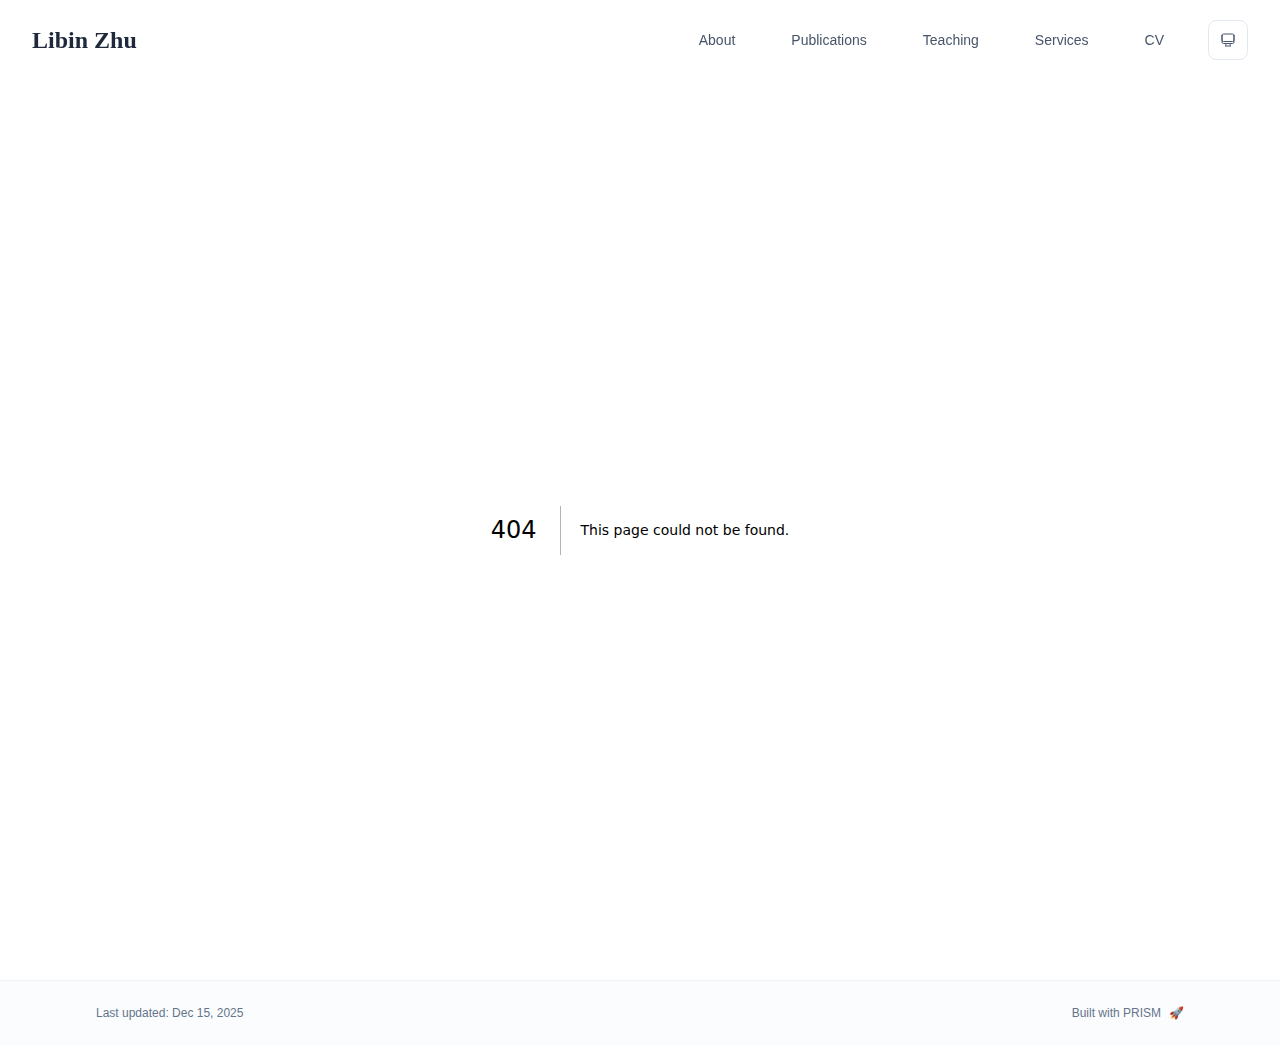
<file: out/404/index.html>
<!DOCTYPE html><html lang="en" class="scroll-smooth"><head><meta charSet="utf-8"/><meta name="viewport" content="width=device-width, initial-scale=1"/><link rel="stylesheet" href="/_next/static/css/92b53c90e215dddf.css" data-precedence="next"/><link rel="preload" as="script" fetchPriority="low" href="/_next/static/chunks/webpack-679b75d1c4c2027c.js"/><script src="/_next/static/chunks/4bd1b696-70b6d399998de86a.js" async=""></script><script src="/_next/static/chunks/684-5aaa8290a129f299.js" async=""></script><script src="/_next/static/chunks/main-app-2e03f4b0d6de95ba.js" async=""></script><script src="/_next/static/chunks/17-9c04c9413a9f9f1f.js" async=""></script><script src="/_next/static/chunks/874-6cc630662f3664af.js" async=""></script><script src="/_next/static/chunks/862-15038af301665bb3.js" async=""></script><script src="/_next/static/chunks/app/layout-3647c25a443a3b9a.js" async=""></script><meta name="robots" content="noindex"/><title>404: This page could not be found.</title><link rel="dns-prefetch" href="https://google-fonts.jialeliu.com"/><link rel="preconnect" href="https://google-fonts.jialeliu.com" crossorigin=""/><link rel="preload" as="style" href="https://google-fonts.jialeliu.com/css2?family=Inter:wght@300;400;500;600;700&amp;family=Crimson+Text:ital,wght@0,400;0,600;1,400&amp;display=swap"/><link rel="icon" type="image/svg+xml"/><link rel="stylesheet" id="gfonts-css" href="https://google-fonts.jialeliu.com/css2?family=Inter:wght@300;400;500;600;700&amp;family=Crimson+Text:ital,wght@0,400;0,600;1,400&amp;display=swap" media="print"/><script>
              (function(){
                var l = document.getElementById('gfonts-css');
                if (!l) return;
                if (l.media !== 'all') {
                  l.addEventListener('load', function(){ try { l.media = 'all'; } catch(e){} });
                }
              })();
            </script><noscript><link rel="stylesheet" href="https://google-fonts.jialeliu.com/css2?family=Inter:wght@300;400;500;600;700&amp;family=Crimson+Text:ital,wght@0,400;0,600;1,400&amp;display=swap"/></noscript><script>
              try {
                const theme = localStorage.getItem('theme-storage');
                const parsed = theme ? JSON.parse(theme) : null;
                const setting = parsed?.state?.theme || 'system';
                const prefersDark = typeof window !== 'undefined' && window.matchMedia && window.matchMedia('(prefers-color-scheme: dark)').matches;
                const effective = setting === 'dark' ? 'dark' : (setting === 'light' ? 'light' : (prefersDark ? 'dark' : 'light'));
                var root = document.documentElement;
                root.classList.add(effective);
                root.setAttribute('data-theme', effective);
              } catch (e) {
                var root = document.documentElement;
                root.classList.add('light');
                root.setAttribute('data-theme', 'light');
              }
            </script><title>Libin Zhu</title><meta name="description" content="Personal website of Libin Zhu"/><meta name="author" content="Libin Zhu"/><meta name="keywords" content="Libin Zhu,PhD,Research,University of Washington"/><meta name="creator" content="Libin Zhu"/><meta name="publisher" content="Libin Zhu"/><meta property="og:title" content="Libin Zhu"/><meta property="og:description" content="Personal website of Libin Zhu"/><meta property="og:site_name" content="Libin Zhu&#x27;s Academic Website"/><meta property="og:locale" content="en_US"/><meta property="og:type" content="website"/><meta name="twitter:card" content="summary"/><meta name="twitter:title" content="Libin Zhu"/><meta name="twitter:description" content="Personal website of Libin Zhu"/><script>document.querySelectorAll('body link[rel="icon"], body link[rel="apple-touch-icon"]').forEach(el => document.head.appendChild(el))</script><script src="/_next/static/chunks/polyfills-42372ed130431b0a.js" noModule=""></script></head><body class="font-sans antialiased"><div style="visibility:hidden"><nav class="fixed top-0 left-0 right-0 z-50" data-headlessui-state=""><div class="transition-all duration-300 ease-out bg-transparent" style="transform:translateY(-100px)"><div class="max-w-7xl mx-auto px-4 sm:px-6 lg:px-8"><div class="flex justify-between items-center h-16 lg:h-20"><div class="flex-shrink-0" tabindex="0"><a class="text-xl lg:text-2xl font-serif font-semibold text-primary hover:text-accent transition-colors duration-200" href="/">Libin Zhu</a></div><div class="hidden lg:block"><div class="ml-10 flex items-center space-x-8"><div class="flex items-baseline space-x-8"><a class="relative px-3 py-2 text-sm font-medium transition-all duration-200 rounded hover:bg-accent/10 hover:shadow-sm text-neutral-600 hover:text-primary" href="/"><span class="relative z-10">About</span></a><a class="relative px-3 py-2 text-sm font-medium transition-all duration-200 rounded hover:bg-accent/10 hover:shadow-sm text-neutral-600 hover:text-primary" href="/publications/"><span class="relative z-10">Publications</span></a><a class="relative px-3 py-2 text-sm font-medium transition-all duration-200 rounded hover:bg-accent/10 hover:shadow-sm text-neutral-600 hover:text-primary" href="/teaching/"><span class="relative z-10">Teaching</span></a><a class="relative px-3 py-2 text-sm font-medium transition-all duration-200 rounded hover:bg-accent/10 hover:shadow-sm text-neutral-600 hover:text-primary" href="/services/"><span class="relative z-10">Services</span></a><a class="relative px-3 py-2 text-sm font-medium transition-all duration-200 rounded hover:bg-accent/10 hover:shadow-sm text-neutral-600 hover:text-primary" href="/cv/"><span class="relative z-10">CV</span></a></div><div class="flex items-center justify-center w-10 h-10 rounded-lg border border-neutral-200 dark:border-[rgba(148,163,184,0.24)] bg-background dark:bg-neutral-800"><div class="w-4 h-4 rounded-full bg-neutral-300 animate-pulse"></div></div></div></div><div class="lg:hidden flex items-center space-x-2"><div class="flex items-center justify-center w-10 h-10 rounded-lg border border-neutral-200 dark:border-[rgba(148,163,184,0.24)] bg-background dark:bg-neutral-800"><div class="w-4 h-4 rounded-full bg-neutral-300 animate-pulse"></div></div><button class="inline-flex items-center justify-center p-2 rounded-md text-neutral-600 hover:text-primary hover:bg-neutral-100 dark:hover:bg-neutral-800 focus:outline-none focus:ring-2 focus:ring-inset focus:ring-accent transition-colors duration-200" id="headlessui-disclosure-button-«R5pdb»" type="button" aria-expanded="false" data-headlessui-state=""><span class="sr-only">Open main menu</span><div><svg xmlns="http://www.w3.org/2000/svg" fill="none" viewBox="0 0 24 24" stroke-width="1.5" stroke="currentColor" aria-hidden="true" data-slot="icon" class="block h-6 w-6"><path stroke-linecap="round" stroke-linejoin="round" d="M3.75 6.75h16.5M3.75 12h16.5m-16.5 5.25h16.5"></path></svg></div></button></div></div></div></div></nav><main class="min-h-screen pt-16 lg:pt-20"><div style="font-family:system-ui,&quot;Segoe UI&quot;,Roboto,Helvetica,Arial,sans-serif,&quot;Apple Color Emoji&quot;,&quot;Segoe UI Emoji&quot;;height:100vh;text-align:center;display:flex;flex-direction:column;align-items:center;justify-content:center"><div><style>body{color:#000;background:#fff;margin:0}.next-error-h1{border-right:1px solid rgba(0,0,0,.3)}@media (prefers-color-scheme:dark){body{color:#fff;background:#000}.next-error-h1{border-right:1px solid rgba(255,255,255,.3)}}</style><h1 class="next-error-h1" style="display:inline-block;margin:0 20px 0 0;padding:0 23px 0 0;font-size:24px;font-weight:500;vertical-align:top;line-height:49px">404</h1><div style="display:inline-block"><h2 style="font-size:14px;font-weight:400;line-height:49px;margin:0">This page could not be found.</h2></div></div></div><!--$--><!--/$--><!--$--><!--/$--></main><footer class="border-t border-neutral-200/50 bg-neutral-50/50 dark:bg-neutral-900/50 dark:border-neutral-700/50"><div class="max-w-6xl mx-auto px-4 sm:px-6 lg:px-8 py-6"><div class="flex flex-col sm:flex-row justify-between items-center gap-2"><p class="text-xs text-neutral-500">Last updated: <!-- -->Dec 15, 2025</p><p class="text-xs text-neutral-500 flex items-center"><a href="https://github.com/xyjoey/PRISM" target="_blank" rel="noopener noreferrer">Built with PRISM</a><span class="ml-2">🚀</span></p></div></div></footer></div><script src="/_next/static/chunks/webpack-679b75d1c4c2027c.js" async=""></script><script>(self.__next_f=self.__next_f||[]).push([0])</script><script>self.__next_f.push([1,"1:\"$Sreact.fragment\"\n2:I[3719,[\"17\",\"static/chunks/17-9c04c9413a9f9f1f.js\",\"874\",\"static/chunks/874-6cc630662f3664af.js\",\"862\",\"static/chunks/862-15038af301665bb3.js\",\"177\",\"static/chunks/app/layout-3647c25a443a3b9a.js\"],\"ThemeProvider\"]\n3:I[768,[\"17\",\"static/chunks/17-9c04c9413a9f9f1f.js\",\"874\",\"static/chunks/874-6cc630662f3664af.js\",\"862\",\"static/chunks/862-15038af301665bb3.js\",\"177\",\"static/chunks/app/layout-3647c25a443a3b9a.js\"],\"default\"]\n4:I[7555,[],\"\"]\n5:I[1295,[],\"\"]\n6:I[2548,[\"17\",\"static/chunks/17-9c04c9413a9f9f1f.js\",\"874\",\"static/chunks/874-6cc630662f3664af.js\",\"862\",\"static/chunks/862-15038af301665bb3.js\",\"177\",\"static/chunks/app/layout-3647c25a443a3b9a.js\"],\"default\"]\n7:I[9665,[],\"MetadataBoundary\"]\n9:I[9665,[],\"OutletBoundary\"]\nc:I[4911,[],\"AsyncMetadataOutlet\"]\ne:I[9665,[],\"ViewportBoundary\"]\n10:I[6614,[],\"\"]\n:HL[\"/_next/static/css/92b53c90e215dddf.css\",\"style\"]\n"])</script><script>self.__next_f.push([1,"0:{\"P\":null,\"b\":\"8fKPz_2kVYwdDfnnvgXe-\",\"p\":\"\",\"c\":[\"\",\"_not-found\",\"\"],\"i\":false,\"f\":[[[\"\",{\"children\":[\"/_not-found\",{\"children\":[\"__PAGE__\",{}]}]},\"$undefined\",\"$undefined\",true],[\"\",[\"$\",\"$1\",\"c\",{\"children\":[[[\"$\",\"link\",\"0\",{\"rel\":\"stylesheet\",\"href\":\"/_next/static/css/92b53c90e215dddf.css\",\"precedence\":\"next\",\"crossOrigin\":\"$undefined\",\"nonce\":\"$undefined\"}]],[\"$\",\"html\",null,{\"lang\":\"en\",\"className\":\"scroll-smooth\",\"suppressHydrationWarning\":true,\"children\":[[\"$\",\"head\",null,{\"children\":[[\"$\",\"link\",null,{\"rel\":\"icon\",\"href\":\"$undefined\",\"type\":\"image/svg+xml\"}],[\"$\",\"link\",null,{\"rel\":\"dns-prefetch\",\"href\":\"https://google-fonts.jialeliu.com\"}],[\"$\",\"link\",null,{\"rel\":\"preconnect\",\"href\":\"https://google-fonts.jialeliu.com\",\"crossOrigin\":\"\"}],[\"$\",\"link\",null,{\"rel\":\"preload\",\"as\":\"style\",\"href\":\"https://google-fonts.jialeliu.com/css2?family=Inter:wght@300;400;500;600;700\u0026family=Crimson+Text:ital,wght@0,400;0,600;1,400\u0026display=swap\"}],[\"$\",\"link\",null,{\"rel\":\"stylesheet\",\"id\":\"gfonts-css\",\"href\":\"https://google-fonts.jialeliu.com/css2?family=Inter:wght@300;400;500;600;700\u0026family=Crimson+Text:ital,wght@0,400;0,600;1,400\u0026display=swap\",\"media\":\"print\"}],[\"$\",\"script\",null,{\"dangerouslySetInnerHTML\":{\"__html\":\"\\n              (function(){\\n                var l = document.getElementById('gfonts-css');\\n                if (!l) return;\\n                if (l.media !== 'all') {\\n                  l.addEventListener('load', function(){ try { l.media = 'all'; } catch(e){} });\\n                }\\n              })();\\n            \"}}],[\"$\",\"noscript\",null,{\"children\":[\"$\",\"link\",null,{\"rel\":\"stylesheet\",\"href\":\"https://google-fonts.jialeliu.com/css2?family=Inter:wght@300;400;500;600;700\u0026family=Crimson+Text:ital,wght@0,400;0,600;1,400\u0026display=swap\"}]}],[\"$\",\"script\",null,{\"dangerouslySetInnerHTML\":{\"__html\":\"\\n              try {\\n                const theme = localStorage.getItem('theme-storage');\\n                const parsed = theme ? JSON.parse(theme) : null;\\n                const setting = parsed?.state?.theme || 'system';\\n                const prefersDark = typeof window !== 'undefined' \u0026\u0026 window.matchMedia \u0026\u0026 window.matchMedia('(prefers-color-scheme: dark)').matches;\\n                const effective = setting === 'dark' ? 'dark' : (setting === 'light' ? 'light' : (prefersDark ? 'dark' : 'light'));\\n                var root = document.documentElement;\\n                root.classList.add(effective);\\n                root.setAttribute('data-theme', effective);\\n              } catch (e) {\\n                var root = document.documentElement;\\n                root.classList.add('light');\\n                root.setAttribute('data-theme', 'light');\\n              }\\n            \"}}]]}],[\"$\",\"body\",null,{\"className\":\"font-sans antialiased\",\"children\":[\"$\",\"$L2\",null,{\"children\":[[\"$\",\"$L3\",null,{\"items\":[{\"title\":\"About\",\"type\":\"page\",\"target\":\"about\",\"href\":\"/\"},{\"title\":\"Publications\",\"type\":\"page\",\"target\":\"publications\",\"href\":\"/publications\"},{\"title\":\"Teaching\",\"type\":\"page\",\"target\":\"teaching\",\"href\":\"/teaching\"},{\"title\":\"Services\",\"type\":\"page\",\"target\":\"services\",\"href\":\"/services\"},{\"title\":\"CV\",\"type\":\"page\",\"target\":\"cv\",\"href\":\"/cv\"}],\"siteTitle\":\"Libin Zhu\",\"enableOnePageMode\":false}],[\"$\",\"main\",null,{\"className\":\"min-h-screen pt-16 lg:pt-20\",\"children\":[\"$\",\"$L4\",null,{\"parallelRouterKey\":\"children\",\"error\":\"$undefined\",\"errorStyles\":\"$undefined\",\"errorScripts\":\"$undefined\",\"template\":[\"$\",\"$L5\",null,{}],\"templateStyles\":\"$undefined\",\"templateScripts\":\"$undefined\",\"notFound\":[[[\"$\",\"title\",null,{\"children\":\"404: This page could not be found.\"}],[\"$\",\"div\",null,{\"style\":{\"fontFamily\":\"system-ui,\\\"Segoe UI\\\",Roboto,Helvetica,Arial,sans-serif,\\\"Apple Color Emoji\\\",\\\"Segoe UI Emoji\\\"\",\"height\":\"100vh\",\"textAlign\":\"center\",\"display\":\"flex\",\"flexDirection\":\"column\",\"alignItems\":\"center\",\"justifyContent\":\"center\"},\"children\":[\"$\",\"div\",null,{\"children\":[[\"$\",\"style\",null,{\"dangerouslySetInnerHTML\":{\"__html\":\"body{color:#000;background:#fff;margin:0}.next-error-h1{border-right:1px solid rgba(0,0,0,.3)}@media (prefers-color-scheme:dark){body{color:#fff;background:#000}.next-error-h1{border-right:1px solid rgba(255,255,255,.3)}}\"}}],[\"$\",\"h1\",null,{\"className\":\"next-error-h1\",\"style\":{\"display\":\"inline-block\",\"margin\":\"0 20px 0 0\",\"padding\":\"0 23px 0 0\",\"fontSize\":24,\"fontWeight\":500,\"verticalAlign\":\"top\",\"lineHeight\":\"49px\"},\"children\":404}],[\"$\",\"div\",null,{\"style\":{\"display\":\"inline-block\"},\"children\":[\"$\",\"h2\",null,{\"style\":{\"fontSize\":14,\"fontWeight\":400,\"lineHeight\":\"49px\",\"margin\":0},\"children\":\"This page could not be found.\"}]}]]}]}]],[]],\"forbidden\":\"$undefined\",\"unauthorized\":\"$undefined\"}]}],[\"$\",\"$L6\",null,{\"lastUpdated\":\"Dec 15, 2025\"}]]}]}]]}]]}],{\"children\":[\"/_not-found\",[\"$\",\"$1\",\"c\",{\"children\":[null,[\"$\",\"$L4\",null,{\"parallelRouterKey\":\"children\",\"error\":\"$undefined\",\"errorStyles\":\"$undefined\",\"errorScripts\":\"$undefined\",\"template\":[\"$\",\"$L5\",null,{}],\"templateStyles\":\"$undefined\",\"templateScripts\":\"$undefined\",\"notFound\":\"$undefined\",\"forbidden\":\"$undefined\",\"unauthorized\":\"$undefined\"}]]}],{\"children\":[\"__PAGE__\",[\"$\",\"$1\",\"c\",{\"children\":[[[\"$\",\"title\",null,{\"children\":\"404: This page could not be found.\"}],[\"$\",\"div\",null,{\"style\":\"$0:f:0:1:1:props:children:1:props:children:1:props:children:props:children:1:props:children:props:notFound:0:1:props:style\",\"children\":[\"$\",\"div\",null,{\"children\":[[\"$\",\"style\",null,{\"dangerouslySetInnerHTML\":{\"__html\":\"body{color:#000;background:#fff;margin:0}.next-error-h1{border-right:1px solid rgba(0,0,0,.3)}@media (prefers-color-scheme:dark){body{color:#fff;background:#000}.next-error-h1{border-right:1px solid rgba(255,255,255,.3)}}\"}}],[\"$\",\"h1\",null,{\"className\":\"next-error-h1\",\"style\":\"$0:f:0:1:1:props:children:1:props:children:1:props:children:props:children:1:props:children:props:notFound:0:1:props:children:props:children:1:props:style\",\"children\":404}],[\"$\",\"div\",null,{\"style\":\"$0:f:0:1:1:props:children:1:props:children:1:props:children:props:children:1:props:children:props:notFound:0:1:props:children:props:children:2:props:style\",\"children\":[\"$\",\"h2\",null,{\"style\":\"$0:f:0:1:1:props:children:1:props:children:1:props:children:props:children:1:props:children:props:notFound:0:1:props:children:props:children:2:props:children:props:style\",\"children\":\"This page could not be found.\"}]}]]}]}]],[\"$\",\"$L7\",null,{\"children\":\"$L8\"}],null,[\"$\",\"$L9\",null,{\"children\":[\"$La\",\"$Lb\",[\"$\",\"$Lc\",null,{\"promise\":\"$@d\"}]]}]]}],{},null,false]},null,false]},null,false],[\"$\",\"$1\",\"h\",{\"children\":[[\"$\",\"meta\",null,{\"name\":\"robots\",\"content\":\"noindex\"}],[\"$\",\"$1\",\"7F1W3vLCTqBc_gQR6oh15\",{\"children\":[[\"$\",\"$Le\",null,{\"children\":\"$Lf\"}],null]}],null]}],false]],\"m\":\"$undefined\",\"G\":[\"$10\",\"$undefined\"],\"s\":false,\"S\":true}\n"])</script><script>self.__next_f.push([1,"11:\"$Sreact.suspense\"\n12:I[4911,[],\"AsyncMetadata\"]\n8:[\"$\",\"$11\",null,{\"fallback\":null,\"children\":[\"$\",\"$L12\",null,{\"promise\":\"$@13\"}]}]\n"])</script><script>self.__next_f.push([1,"b:null\n"])</script><script>self.__next_f.push([1,"f:[[\"$\",\"meta\",\"0\",{\"charSet\":\"utf-8\"}],[\"$\",\"meta\",\"1\",{\"name\":\"viewport\",\"content\":\"width=device-width, initial-scale=1\"}]]\na:null\n"])</script><script>self.__next_f.push([1,"13:{\"metadata\":[[\"$\",\"title\",\"0\",{\"children\":\"Libin Zhu\"}],[\"$\",\"meta\",\"1\",{\"name\":\"description\",\"content\":\"Personal website of Libin Zhu\"}],[\"$\",\"meta\",\"2\",{\"name\":\"author\",\"content\":\"Libin Zhu\"}],[\"$\",\"meta\",\"3\",{\"name\":\"keywords\",\"content\":\"Libin Zhu,PhD,Research,University of Washington\"}],[\"$\",\"meta\",\"4\",{\"name\":\"creator\",\"content\":\"Libin Zhu\"}],[\"$\",\"meta\",\"5\",{\"name\":\"publisher\",\"content\":\"Libin Zhu\"}],[\"$\",\"meta\",\"6\",{\"property\":\"og:title\",\"content\":\"Libin Zhu\"}],[\"$\",\"meta\",\"7\",{\"property\":\"og:description\",\"content\":\"Personal website of Libin Zhu\"}],[\"$\",\"meta\",\"8\",{\"property\":\"og:site_name\",\"content\":\"Libin Zhu's Academic Website\"}],[\"$\",\"meta\",\"9\",{\"property\":\"og:locale\",\"content\":\"en_US\"}],[\"$\",\"meta\",\"10\",{\"property\":\"og:type\",\"content\":\"website\"}],[\"$\",\"meta\",\"11\",{\"name\":\"twitter:card\",\"content\":\"summary\"}],[\"$\",\"meta\",\"12\",{\"name\":\"twitter:title\",\"content\":\"Libin Zhu\"}],[\"$\",\"meta\",\"13\",{\"name\":\"twitter:description\",\"content\":\"Personal website of Libin Zhu\"}]],\"error\":null,\"digest\":\"$undefined\"}\nd:{\"metadata\":\"$13:metadata\",\"error\":null,\"digest\":\"$undefined\"}\n"])</script></body></html>
</file>
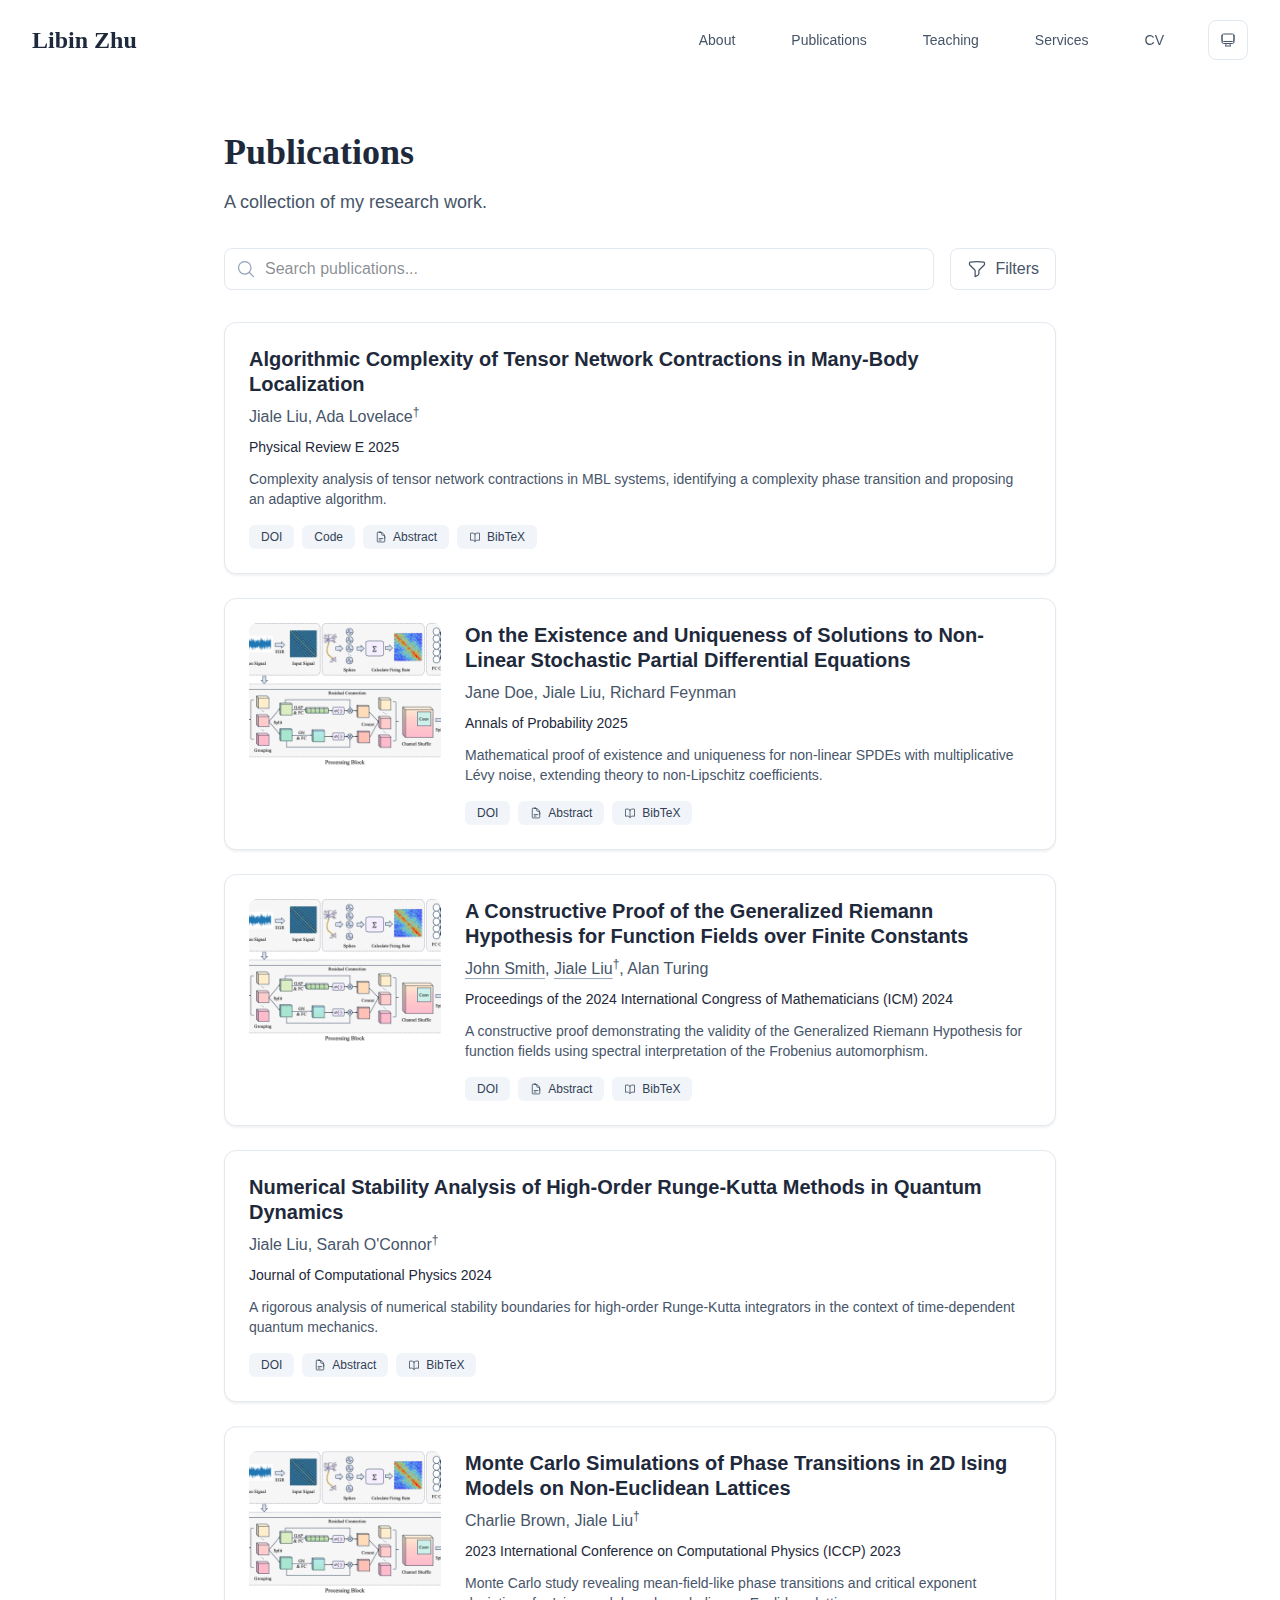
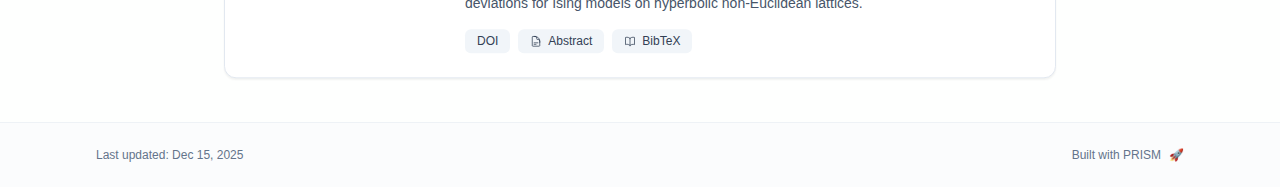
<file: out/publications/index.html>
<!DOCTYPE html><html lang="en" class="scroll-smooth"><head><meta charSet="utf-8"/><meta name="viewport" content="width=device-width, initial-scale=1"/><link rel="stylesheet" href="/_next/static/css/92b53c90e215dddf.css" data-precedence="next"/><link rel="preload" as="script" fetchPriority="low" href="/_next/static/chunks/webpack-679b75d1c4c2027c.js"/><script src="/_next/static/chunks/4bd1b696-70b6d399998de86a.js" async=""></script><script src="/_next/static/chunks/684-5aaa8290a129f299.js" async=""></script><script src="/_next/static/chunks/main-app-2e03f4b0d6de95ba.js" async=""></script><script src="/_next/static/chunks/17-9c04c9413a9f9f1f.js" async=""></script><script src="/_next/static/chunks/874-6cc630662f3664af.js" async=""></script><script src="/_next/static/chunks/862-15038af301665bb3.js" async=""></script><script src="/_next/static/chunks/app/layout-3647c25a443a3b9a.js" async=""></script><script src="/_next/static/chunks/178-595a94b9af1e67b5.js" async=""></script><script src="/_next/static/chunks/748-b0753eeaf12cb586.js" async=""></script><script src="/_next/static/chunks/app/%5Bslug%5D/page-677f1e232b343e17.js" async=""></script><link rel="dns-prefetch" href="https://google-fonts.jialeliu.com"/><link rel="preconnect" href="https://google-fonts.jialeliu.com" crossorigin=""/><link rel="preload" as="style" href="https://google-fonts.jialeliu.com/css2?family=Inter:wght@300;400;500;600;700&amp;family=Crimson+Text:ital,wght@0,400;0,600;1,400&amp;display=swap"/><link rel="icon" type="image/svg+xml"/><link rel="stylesheet" id="gfonts-css" href="https://google-fonts.jialeliu.com/css2?family=Inter:wght@300;400;500;600;700&amp;family=Crimson+Text:ital,wght@0,400;0,600;1,400&amp;display=swap" media="print"/><script>
              (function(){
                var l = document.getElementById('gfonts-css');
                if (!l) return;
                if (l.media !== 'all') {
                  l.addEventListener('load', function(){ try { l.media = 'all'; } catch(e){} });
                }
              })();
            </script><noscript><link rel="stylesheet" href="https://google-fonts.jialeliu.com/css2?family=Inter:wght@300;400;500;600;700&amp;family=Crimson+Text:ital,wght@0,400;0,600;1,400&amp;display=swap"/></noscript><script>
              try {
                const theme = localStorage.getItem('theme-storage');
                const parsed = theme ? JSON.parse(theme) : null;
                const setting = parsed?.state?.theme || 'system';
                const prefersDark = typeof window !== 'undefined' && window.matchMedia && window.matchMedia('(prefers-color-scheme: dark)').matches;
                const effective = setting === 'dark' ? 'dark' : (setting === 'light' ? 'light' : (prefersDark ? 'dark' : 'light'));
                var root = document.documentElement;
                root.classList.add(effective);
                root.setAttribute('data-theme', effective);
              } catch (e) {
                var root = document.documentElement;
                root.classList.add('light');
                root.setAttribute('data-theme', 'light');
              }
            </script><title>Publications | Libin Zhu</title><meta name="description" content="A collection of my research work."/><meta name="author" content="Libin Zhu"/><meta name="keywords" content="Libin Zhu,PhD,Research,University of Washington"/><meta name="creator" content="Libin Zhu"/><meta name="publisher" content="Libin Zhu"/><meta property="og:title" content="Libin Zhu"/><meta property="og:description" content="Personal website of Libin Zhu"/><meta property="og:site_name" content="Libin Zhu&#x27;s Academic Website"/><meta property="og:locale" content="en_US"/><meta property="og:type" content="website"/><meta name="twitter:card" content="summary"/><meta name="twitter:title" content="Libin Zhu"/><meta name="twitter:description" content="Personal website of Libin Zhu"/><script>document.querySelectorAll('body link[rel="icon"], body link[rel="apple-touch-icon"]').forEach(el => document.head.appendChild(el))</script><script src="/_next/static/chunks/polyfills-42372ed130431b0a.js" noModule=""></script></head><body class="font-sans antialiased"><div style="visibility:hidden"><nav class="fixed top-0 left-0 right-0 z-50" data-headlessui-state=""><div class="transition-all duration-300 ease-out bg-transparent" style="transform:translateY(-100px)"><div class="max-w-7xl mx-auto px-4 sm:px-6 lg:px-8"><div class="flex justify-between items-center h-16 lg:h-20"><div class="flex-shrink-0" tabindex="0"><a class="text-xl lg:text-2xl font-serif font-semibold text-primary hover:text-accent transition-colors duration-200" href="/">Libin Zhu</a></div><div class="hidden lg:block"><div class="ml-10 flex items-center space-x-8"><div class="flex items-baseline space-x-8"><a class="relative px-3 py-2 text-sm font-medium transition-all duration-200 rounded hover:bg-accent/10 hover:shadow-sm text-neutral-600 hover:text-primary" href="/"><span class="relative z-10">About</span></a><a class="relative px-3 py-2 text-sm font-medium transition-all duration-200 rounded hover:bg-accent/10 hover:shadow-sm text-primary" href="/publications/"><span class="relative z-10">Publications</span><div class="absolute inset-0 bg-accent/10 rounded-lg"></div></a><a class="relative px-3 py-2 text-sm font-medium transition-all duration-200 rounded hover:bg-accent/10 hover:shadow-sm text-neutral-600 hover:text-primary" href="/teaching/"><span class="relative z-10">Teaching</span></a><a class="relative px-3 py-2 text-sm font-medium transition-all duration-200 rounded hover:bg-accent/10 hover:shadow-sm text-neutral-600 hover:text-primary" href="/services/"><span class="relative z-10">Services</span></a><a class="relative px-3 py-2 text-sm font-medium transition-all duration-200 rounded hover:bg-accent/10 hover:shadow-sm text-neutral-600 hover:text-primary" href="/cv/"><span class="relative z-10">CV</span></a></div><div class="flex items-center justify-center w-10 h-10 rounded-lg border border-neutral-200 dark:border-[rgba(148,163,184,0.24)] bg-background dark:bg-neutral-800"><div class="w-4 h-4 rounded-full bg-neutral-300 animate-pulse"></div></div></div></div><div class="lg:hidden flex items-center space-x-2"><div class="flex items-center justify-center w-10 h-10 rounded-lg border border-neutral-200 dark:border-[rgba(148,163,184,0.24)] bg-background dark:bg-neutral-800"><div class="w-4 h-4 rounded-full bg-neutral-300 animate-pulse"></div></div><button class="inline-flex items-center justify-center p-2 rounded-md text-neutral-600 hover:text-primary hover:bg-neutral-100 dark:hover:bg-neutral-800 focus:outline-none focus:ring-2 focus:ring-inset focus:ring-accent transition-colors duration-200" id="headlessui-disclosure-button-«R5pdb»" type="button" aria-expanded="false" data-headlessui-state=""><span class="sr-only">Open main menu</span><div><svg xmlns="http://www.w3.org/2000/svg" fill="none" viewBox="0 0 24 24" stroke-width="1.5" stroke="currentColor" aria-hidden="true" data-slot="icon" class="block h-6 w-6"><path stroke-linecap="round" stroke-linejoin="round" d="M3.75 6.75h16.5M3.75 12h16.5m-16.5 5.25h16.5"></path></svg></div></button></div></div></div></div></nav><main class="min-h-screen pt-16 lg:pt-20"><div class="max-w-4xl mx-auto px-4 sm:px-6 lg:px-8 py-12"><div style="opacity:0;transform:translateY(20px)"><div class="mb-8"><h1 class="text-4xl font-serif font-bold text-primary mb-4">Publications</h1><p class="text-lg text-neutral-600 dark:text-neutral-500 max-w-2xl">A collection of my research work.</p></div><div class="mb-8 space-y-4"><div class="flex flex-col sm:flex-row gap-4"><div class="relative flex-grow"><svg xmlns="http://www.w3.org/2000/svg" fill="none" viewBox="0 0 24 24" stroke-width="1.5" stroke="currentColor" aria-hidden="true" data-slot="icon" class="absolute left-3 top-1/2 transform -translate-y-1/2 h-5 w-5 text-neutral-400"><path stroke-linecap="round" stroke-linejoin="round" d="m21 21-5.197-5.197m0 0A7.5 7.5 0 1 0 5.196 5.196a7.5 7.5 0 0 0 10.607 10.607Z"></path></svg><input type="text" placeholder="Search publications..." class="w-full pl-10 pr-4 py-2 rounded-lg border border-neutral-200 dark:border-neutral-800 bg-white dark:bg-neutral-900 focus:ring-2 focus:ring-accent focus:border-transparent transition-all duration-200" value=""/></div><button class="flex items-center justify-center px-4 py-2 rounded-lg border transition-all duration-200 bg-white dark:bg-neutral-900 border-neutral-200 dark:border-neutral-800 text-neutral-600 hover:border-accent hover:text-accent"><svg xmlns="http://www.w3.org/2000/svg" fill="none" viewBox="0 0 24 24" stroke-width="1.5" stroke="currentColor" aria-hidden="true" data-slot="icon" class="h-5 w-5 mr-2"><path stroke-linecap="round" stroke-linejoin="round" d="M12 3c2.755 0 5.455.232 8.083.678.533.09.917.556.917 1.096v1.044a2.25 2.25 0 0 1-.659 1.591l-5.432 5.432a2.25 2.25 0 0 0-.659 1.591v2.927a2.25 2.25 0 0 1-1.244 2.013L9.75 21v-6.568a2.25 2.25 0 0 0-.659-1.591L3.659 7.409A2.25 2.25 0 0 1 3 5.818V4.774c0-.54.384-1.006.917-1.096A48.32 48.32 0 0 1 12 3Z"></path></svg>Filters</button></div></div><div class="space-y-6"><div class="bg-white dark:bg-neutral-900 p-6 rounded-xl shadow-sm border border-neutral-200 dark:border-neutral-800 hover:shadow-md transition-all duration-200" style="opacity:0;transform:translateY(20px)"><div class="flex flex-col md:flex-row gap-6"><div class="flex-grow"><h3 class="text-xl font-semibold text-primary mb-2 leading-tight">Algorithmic Complexity of Tensor Network Contractions in Many-Body Localization</h3><p class="text-base text-neutral-600 dark:text-neutral-400 mb-2"><span><span class=" ">Jiale Liu</span>, </span><span><span class=" ">Ada Lovelace</span><sup class="ml-0 text-neutral-600 dark:text-neutral-400">†</sup></span></p><p class="text-sm font-medium text-neutral-800 dark:text-neutral-600 mb-3">Physical Review E<!-- --> <!-- -->2025</p><p class="text-sm text-neutral-600 dark:text-neutral-500 mb-4 line-clamp-3">Complexity analysis of tensor network contractions in MBL systems, identifying a complexity phase transition and proposing an adaptive algorithm.</p><div class="flex flex-wrap gap-2 mt-auto"><a href="https://doi.org/10.1103/PhysRevE.112.092101" target="_blank" rel="noopener noreferrer" class="inline-flex items-center px-3 py-1 rounded-md text-xs font-medium bg-neutral-100 dark:bg-neutral-800 text-neutral-700 dark:text-neutral-300 hover:bg-accent hover:text-white transition-colors">DOI</a><a href="https://github.com/xyjoey/Tensor_Network_Complexity_MBL" target="_blank" rel="noopener noreferrer" class="inline-flex items-center px-3 py-1 rounded-md text-xs font-medium bg-neutral-100 dark:bg-neutral-800 text-neutral-700 dark:text-neutral-300 hover:bg-accent hover:text-white transition-colors">Code</a><button class="inline-flex items-center px-3 py-1 rounded-md text-xs font-medium transition-colors bg-neutral-100 dark:bg-neutral-800 text-neutral-700 dark:text-neutral-300 hover:bg-accent hover:text-white"><svg xmlns="http://www.w3.org/2000/svg" fill="none" viewBox="0 0 24 24" stroke-width="1.5" stroke="currentColor" aria-hidden="true" data-slot="icon" class="h-3 w-3 mr-1.5"><path stroke-linecap="round" stroke-linejoin="round" d="M19.5 14.25v-2.625a3.375 3.375 0 0 0-3.375-3.375h-1.5A1.125 1.125 0 0 1 13.5 7.125v-1.5a3.375 3.375 0 0 0-3.375-3.375H8.25m0 12.75h7.5m-7.5 3H12M10.5 2.25H5.625c-.621 0-1.125.504-1.125 1.125v17.25c0 .621.504 1.125 1.125 1.125h12.75c.621 0 1.125-.504 1.125-1.125V11.25a9 9 0 0 0-9-9Z"></path></svg>Abstract</button><button class="inline-flex items-center px-3 py-1 rounded-md text-xs font-medium transition-colors bg-neutral-100 dark:bg-neutral-800 text-neutral-700 dark:text-neutral-300 hover:bg-accent hover:text-white"><svg xmlns="http://www.w3.org/2000/svg" fill="none" viewBox="0 0 24 24" stroke-width="1.5" stroke="currentColor" aria-hidden="true" data-slot="icon" class="h-3 w-3 mr-1.5"><path stroke-linecap="round" stroke-linejoin="round" d="M12 6.042A8.967 8.967 0 0 0 6 3.75c-1.052 0-2.062.18-3 .512v14.25A8.987 8.987 0 0 1 6 18c2.305 0 4.408.867 6 2.292m0-14.25a8.966 8.966 0 0 1 6-2.292c1.052 0 2.062.18 3 .512v14.25A8.987 8.987 0 0 0 18 18a8.967 8.967 0 0 0-6 2.292m0-14.25v14.25"></path></svg>BibTeX</button></div></div></div></div><div class="bg-white dark:bg-neutral-900 p-6 rounded-xl shadow-sm border border-neutral-200 dark:border-neutral-800 hover:shadow-md transition-all duration-200" style="opacity:0;transform:translateY(20px)"><div class="flex flex-col md:flex-row gap-6"><div class="w-full md:w-48 flex-shrink-0"><div class="aspect-video md:aspect-[4/3] relative rounded-lg overflow-hidden bg-neutral-100 dark:bg-neutral-800"><img alt="On the Existence and Uniqueness of Solutions to Non-Linear Stochastic Partial Differential Equations" loading="lazy" decoding="async" data-nimg="fill" class="object-cover" style="position:absolute;height:100%;width:100%;left:0;top:0;right:0;bottom:0;color:transparent" src="/papers/example.png"/></div></div><div class="flex-grow"><h3 class="text-xl font-semibold text-primary mb-2 leading-tight">On the Existence and Uniqueness of Solutions to Non-Linear Stochastic Partial Differential Equations</h3><p class="text-base text-neutral-600 dark:text-neutral-400 mb-2"><span><span class=" ">Jane Doe</span>, </span><span><span class=" ">Jiale Liu</span>, </span><span><span class=" ">Richard Feynman</span></span></p><p class="text-sm font-medium text-neutral-800 dark:text-neutral-600 mb-3">Annals of Probability<!-- --> <!-- -->2025</p><p class="text-sm text-neutral-600 dark:text-neutral-500 mb-4 line-clamp-3">Mathematical proof of existence and uniqueness for non-linear SPDEs with multiplicative Lévy noise, extending theory to non-Lipschitz coefficients.</p><div class="flex flex-wrap gap-2 mt-auto"><a href="https://doi.org/10.1214/25-AOP1201" target="_blank" rel="noopener noreferrer" class="inline-flex items-center px-3 py-1 rounded-md text-xs font-medium bg-neutral-100 dark:bg-neutral-800 text-neutral-700 dark:text-neutral-300 hover:bg-accent hover:text-white transition-colors">DOI</a><button class="inline-flex items-center px-3 py-1 rounded-md text-xs font-medium transition-colors bg-neutral-100 dark:bg-neutral-800 text-neutral-700 dark:text-neutral-300 hover:bg-accent hover:text-white"><svg xmlns="http://www.w3.org/2000/svg" fill="none" viewBox="0 0 24 24" stroke-width="1.5" stroke="currentColor" aria-hidden="true" data-slot="icon" class="h-3 w-3 mr-1.5"><path stroke-linecap="round" stroke-linejoin="round" d="M19.5 14.25v-2.625a3.375 3.375 0 0 0-3.375-3.375h-1.5A1.125 1.125 0 0 1 13.5 7.125v-1.5a3.375 3.375 0 0 0-3.375-3.375H8.25m0 12.75h7.5m-7.5 3H12M10.5 2.25H5.625c-.621 0-1.125.504-1.125 1.125v17.25c0 .621.504 1.125 1.125 1.125h12.75c.621 0 1.125-.504 1.125-1.125V11.25a9 9 0 0 0-9-9Z"></path></svg>Abstract</button><button class="inline-flex items-center px-3 py-1 rounded-md text-xs font-medium transition-colors bg-neutral-100 dark:bg-neutral-800 text-neutral-700 dark:text-neutral-300 hover:bg-accent hover:text-white"><svg xmlns="http://www.w3.org/2000/svg" fill="none" viewBox="0 0 24 24" stroke-width="1.5" stroke="currentColor" aria-hidden="true" data-slot="icon" class="h-3 w-3 mr-1.5"><path stroke-linecap="round" stroke-linejoin="round" d="M12 6.042A8.967 8.967 0 0 0 6 3.75c-1.052 0-2.062.18-3 .512v14.25A8.987 8.987 0 0 1 6 18c2.305 0 4.408.867 6 2.292m0-14.25a8.966 8.966 0 0 1 6-2.292c1.052 0 2.062.18 3 .512v14.25A8.987 8.987 0 0 0 18 18a8.967 8.967 0 0 0-6 2.292m0-14.25v14.25"></path></svg>BibTeX</button></div></div></div></div><div class="bg-white dark:bg-neutral-900 p-6 rounded-xl shadow-sm border border-neutral-200 dark:border-neutral-800 hover:shadow-md transition-all duration-200" style="opacity:0;transform:translateY(20px)"><div class="flex flex-col md:flex-row gap-6"><div class="w-full md:w-48 flex-shrink-0"><div class="aspect-video md:aspect-[4/3] relative rounded-lg overflow-hidden bg-neutral-100 dark:bg-neutral-800"><img alt="A Constructive Proof of the Generalized Riemann Hypothesis for Function Fields over Finite Constants" loading="lazy" decoding="async" data-nimg="fill" class="object-cover" style="position:absolute;height:100%;width:100%;left:0;top:0;right:0;bottom:0;color:transparent" src="/papers/example.png"/></div></div><div class="flex-grow"><h3 class="text-xl font-semibold text-primary mb-2 leading-tight">A Constructive Proof of the Generalized Riemann Hypothesis for Function Fields over Finite Constants</h3><p class="text-base text-neutral-600 dark:text-neutral-400 mb-2"><span><span class=" underline underline-offset-4 decoration-neutral-400">John Smith</span>, </span><span><span class=" underline underline-offset-4 decoration-neutral-400">Jiale Liu</span><sup class="ml-0 text-neutral-600 dark:text-neutral-400">†</sup>, </span><span><span class=" ">Alan Turing</span></span></p><p class="text-sm font-medium text-neutral-800 dark:text-neutral-600 mb-3">Proceedings of the 2024 International Congress of Mathematicians (ICM)<!-- --> <!-- -->2024</p><p class="text-sm text-neutral-600 dark:text-neutral-500 mb-4 line-clamp-3">A constructive proof demonstrating the validity of the Generalized Riemann Hypothesis for function fields using spectral interpretation of the Frobenius automorphism.</p><div class="flex flex-wrap gap-2 mt-auto"><a href="https://doi.org/10.4171/ICM2024/102" target="_blank" rel="noopener noreferrer" class="inline-flex items-center px-3 py-1 rounded-md text-xs font-medium bg-neutral-100 dark:bg-neutral-800 text-neutral-700 dark:text-neutral-300 hover:bg-accent hover:text-white transition-colors">DOI</a><button class="inline-flex items-center px-3 py-1 rounded-md text-xs font-medium transition-colors bg-neutral-100 dark:bg-neutral-800 text-neutral-700 dark:text-neutral-300 hover:bg-accent hover:text-white"><svg xmlns="http://www.w3.org/2000/svg" fill="none" viewBox="0 0 24 24" stroke-width="1.5" stroke="currentColor" aria-hidden="true" data-slot="icon" class="h-3 w-3 mr-1.5"><path stroke-linecap="round" stroke-linejoin="round" d="M19.5 14.25v-2.625a3.375 3.375 0 0 0-3.375-3.375h-1.5A1.125 1.125 0 0 1 13.5 7.125v-1.5a3.375 3.375 0 0 0-3.375-3.375H8.25m0 12.75h7.5m-7.5 3H12M10.5 2.25H5.625c-.621 0-1.125.504-1.125 1.125v17.25c0 .621.504 1.125 1.125 1.125h12.75c.621 0 1.125-.504 1.125-1.125V11.25a9 9 0 0 0-9-9Z"></path></svg>Abstract</button><button class="inline-flex items-center px-3 py-1 rounded-md text-xs font-medium transition-colors bg-neutral-100 dark:bg-neutral-800 text-neutral-700 dark:text-neutral-300 hover:bg-accent hover:text-white"><svg xmlns="http://www.w3.org/2000/svg" fill="none" viewBox="0 0 24 24" stroke-width="1.5" stroke="currentColor" aria-hidden="true" data-slot="icon" class="h-3 w-3 mr-1.5"><path stroke-linecap="round" stroke-linejoin="round" d="M12 6.042A8.967 8.967 0 0 0 6 3.75c-1.052 0-2.062.18-3 .512v14.25A8.987 8.987 0 0 1 6 18c2.305 0 4.408.867 6 2.292m0-14.25a8.966 8.966 0 0 1 6-2.292c1.052 0 2.062.18 3 .512v14.25A8.987 8.987 0 0 0 18 18a8.967 8.967 0 0 0-6 2.292m0-14.25v14.25"></path></svg>BibTeX</button></div></div></div></div><div class="bg-white dark:bg-neutral-900 p-6 rounded-xl shadow-sm border border-neutral-200 dark:border-neutral-800 hover:shadow-md transition-all duration-200" style="opacity:0;transform:translateY(20px)"><div class="flex flex-col md:flex-row gap-6"><div class="flex-grow"><h3 class="text-xl font-semibold text-primary mb-2 leading-tight">Numerical Stability Analysis of High-Order Runge-Kutta Methods in Quantum Dynamics</h3><p class="text-base text-neutral-600 dark:text-neutral-400 mb-2"><span><span class=" ">Jiale Liu</span>, </span><span><span class=" ">Sarah O&#x27;Connor</span><sup class="ml-0 text-neutral-600 dark:text-neutral-400">†</sup></span></p><p class="text-sm font-medium text-neutral-800 dark:text-neutral-600 mb-3">Journal of Computational Physics<!-- --> <!-- -->2024</p><p class="text-sm text-neutral-600 dark:text-neutral-500 mb-4 line-clamp-3">A rigorous analysis of numerical stability boundaries for high-order Runge-Kutta integrators in the context of time-dependent quantum mechanics.</p><div class="flex flex-wrap gap-2 mt-auto"><a href="https://doi.org/10.1016/j.jcp.2023.110832" target="_blank" rel="noopener noreferrer" class="inline-flex items-center px-3 py-1 rounded-md text-xs font-medium bg-neutral-100 dark:bg-neutral-800 text-neutral-700 dark:text-neutral-300 hover:bg-accent hover:text-white transition-colors">DOI</a><button class="inline-flex items-center px-3 py-1 rounded-md text-xs font-medium transition-colors bg-neutral-100 dark:bg-neutral-800 text-neutral-700 dark:text-neutral-300 hover:bg-accent hover:text-white"><svg xmlns="http://www.w3.org/2000/svg" fill="none" viewBox="0 0 24 24" stroke-width="1.5" stroke="currentColor" aria-hidden="true" data-slot="icon" class="h-3 w-3 mr-1.5"><path stroke-linecap="round" stroke-linejoin="round" d="M19.5 14.25v-2.625a3.375 3.375 0 0 0-3.375-3.375h-1.5A1.125 1.125 0 0 1 13.5 7.125v-1.5a3.375 3.375 0 0 0-3.375-3.375H8.25m0 12.75h7.5m-7.5 3H12M10.5 2.25H5.625c-.621 0-1.125.504-1.125 1.125v17.25c0 .621.504 1.125 1.125 1.125h12.75c.621 0 1.125-.504 1.125-1.125V11.25a9 9 0 0 0-9-9Z"></path></svg>Abstract</button><button class="inline-flex items-center px-3 py-1 rounded-md text-xs font-medium transition-colors bg-neutral-100 dark:bg-neutral-800 text-neutral-700 dark:text-neutral-300 hover:bg-accent hover:text-white"><svg xmlns="http://www.w3.org/2000/svg" fill="none" viewBox="0 0 24 24" stroke-width="1.5" stroke="currentColor" aria-hidden="true" data-slot="icon" class="h-3 w-3 mr-1.5"><path stroke-linecap="round" stroke-linejoin="round" d="M12 6.042A8.967 8.967 0 0 0 6 3.75c-1.052 0-2.062.18-3 .512v14.25A8.987 8.987 0 0 1 6 18c2.305 0 4.408.867 6 2.292m0-14.25a8.966 8.966 0 0 1 6-2.292c1.052 0 2.062.18 3 .512v14.25A8.987 8.987 0 0 0 18 18a8.967 8.967 0 0 0-6 2.292m0-14.25v14.25"></path></svg>BibTeX</button></div></div></div></div><div class="bg-white dark:bg-neutral-900 p-6 rounded-xl shadow-sm border border-neutral-200 dark:border-neutral-800 hover:shadow-md transition-all duration-200" style="opacity:0;transform:translateY(20px)"><div class="flex flex-col md:flex-row gap-6"><div class="w-full md:w-48 flex-shrink-0"><div class="aspect-video md:aspect-[4/3] relative rounded-lg overflow-hidden bg-neutral-100 dark:bg-neutral-800"><img alt="Monte Carlo Simulations of Phase Transitions in 2D Ising Models on Non-Euclidean Lattices" loading="lazy" decoding="async" data-nimg="fill" class="object-cover" style="position:absolute;height:100%;width:100%;left:0;top:0;right:0;bottom:0;color:transparent" src="/papers/example.png"/></div></div><div class="flex-grow"><h3 class="text-xl font-semibold text-primary mb-2 leading-tight">Monte Carlo Simulations of Phase Transitions in 2D Ising Models on Non-Euclidean Lattices</h3><p class="text-base text-neutral-600 dark:text-neutral-400 mb-2"><span><span class=" ">Charlie Brown</span>, </span><span><span class=" ">Jiale Liu</span><sup class="ml-0 text-neutral-600 dark:text-neutral-400">†</sup></span></p><p class="text-sm font-medium text-neutral-800 dark:text-neutral-600 mb-3">2023 International Conference on Computational Physics (ICCP)<!-- --> <!-- -->2023</p><p class="text-sm text-neutral-600 dark:text-neutral-500 mb-4 line-clamp-3">Monte Carlo study revealing mean-field-like phase transitions and critical exponent deviations for Ising models on hyperbolic non-Euclidean lattices.</p><div class="flex flex-wrap gap-2 mt-auto"><a href="https://doi.org/10.1103/ICCP.2023.0045" target="_blank" rel="noopener noreferrer" class="inline-flex items-center px-3 py-1 rounded-md text-xs font-medium bg-neutral-100 dark:bg-neutral-800 text-neutral-700 dark:text-neutral-300 hover:bg-accent hover:text-white transition-colors">DOI</a><button class="inline-flex items-center px-3 py-1 rounded-md text-xs font-medium transition-colors bg-neutral-100 dark:bg-neutral-800 text-neutral-700 dark:text-neutral-300 hover:bg-accent hover:text-white"><svg xmlns="http://www.w3.org/2000/svg" fill="none" viewBox="0 0 24 24" stroke-width="1.5" stroke="currentColor" aria-hidden="true" data-slot="icon" class="h-3 w-3 mr-1.5"><path stroke-linecap="round" stroke-linejoin="round" d="M19.5 14.25v-2.625a3.375 3.375 0 0 0-3.375-3.375h-1.5A1.125 1.125 0 0 1 13.5 7.125v-1.5a3.375 3.375 0 0 0-3.375-3.375H8.25m0 12.75h7.5m-7.5 3H12M10.5 2.25H5.625c-.621 0-1.125.504-1.125 1.125v17.25c0 .621.504 1.125 1.125 1.125h12.75c.621 0 1.125-.504 1.125-1.125V11.25a9 9 0 0 0-9-9Z"></path></svg>Abstract</button><button class="inline-flex items-center px-3 py-1 rounded-md text-xs font-medium transition-colors bg-neutral-100 dark:bg-neutral-800 text-neutral-700 dark:text-neutral-300 hover:bg-accent hover:text-white"><svg xmlns="http://www.w3.org/2000/svg" fill="none" viewBox="0 0 24 24" stroke-width="1.5" stroke="currentColor" aria-hidden="true" data-slot="icon" class="h-3 w-3 mr-1.5"><path stroke-linecap="round" stroke-linejoin="round" d="M12 6.042A8.967 8.967 0 0 0 6 3.75c-1.052 0-2.062.18-3 .512v14.25A8.987 8.987 0 0 1 6 18c2.305 0 4.408.867 6 2.292m0-14.25a8.966 8.966 0 0 1 6-2.292c1.052 0 2.062.18 3 .512v14.25A8.987 8.987 0 0 0 18 18a8.967 8.967 0 0 0-6 2.292m0-14.25v14.25"></path></svg>BibTeX</button></div></div></div></div></div></div></div><!--$--><!--/$--><!--$--><!--/$--></main><footer class="border-t border-neutral-200/50 bg-neutral-50/50 dark:bg-neutral-900/50 dark:border-neutral-700/50"><div class="max-w-6xl mx-auto px-4 sm:px-6 lg:px-8 py-6"><div class="flex flex-col sm:flex-row justify-between items-center gap-2"><p class="text-xs text-neutral-500">Last updated: <!-- -->Dec 15, 2025</p><p class="text-xs text-neutral-500 flex items-center"><a href="https://github.com/xyjoey/PRISM" target="_blank" rel="noopener noreferrer">Built with PRISM</a><span class="ml-2">🚀</span></p></div></div></footer></div><script src="/_next/static/chunks/webpack-679b75d1c4c2027c.js" async=""></script><script>(self.__next_f=self.__next_f||[]).push([0])</script><script>self.__next_f.push([1,"1:\"$Sreact.fragment\"\n2:I[3719,[\"17\",\"static/chunks/17-9c04c9413a9f9f1f.js\",\"874\",\"static/chunks/874-6cc630662f3664af.js\",\"862\",\"static/chunks/862-15038af301665bb3.js\",\"177\",\"static/chunks/app/layout-3647c25a443a3b9a.js\"],\"ThemeProvider\"]\n3:I[768,[\"17\",\"static/chunks/17-9c04c9413a9f9f1f.js\",\"874\",\"static/chunks/874-6cc630662f3664af.js\",\"862\",\"static/chunks/862-15038af301665bb3.js\",\"177\",\"static/chunks/app/layout-3647c25a443a3b9a.js\"],\"default\"]\n4:I[7555,[],\"\"]\n5:I[1295,[],\"\"]\n6:I[2548,[\"17\",\"static/chunks/17-9c04c9413a9f9f1f.js\",\"874\",\"static/chunks/874-6cc630662f3664af.js\",\"862\",\"static/chunks/862-15038af301665bb3.js\",\"177\",\"static/chunks/app/layout-3647c25a443a3b9a.js\"],\"default\"]\n8:I[9665,[],\"MetadataBoundary\"]\na:I[9665,[],\"OutletBoundary\"]\nd:I[4911,[],\"AsyncMetadataOutlet\"]\nf:I[9665,[],\"ViewportBoundary\"]\n11:I[6614,[],\"\"]\n:HL[\"/_next/static/css/92b53c90e215dddf.css\",\"style\"]\n"])</script><script>self.__next_f.push([1,"0:{\"P\":null,\"b\":\"8fKPz_2kVYwdDfnnvgXe-\",\"p\":\"\",\"c\":[\"\",\"publications\",\"\"],\"i\":false,\"f\":[[[\"\",{\"children\":[[\"slug\",\"publications\",\"d\"],{\"children\":[\"__PAGE__\",{}]}]},\"$undefined\",\"$undefined\",true],[\"\",[\"$\",\"$1\",\"c\",{\"children\":[[[\"$\",\"link\",\"0\",{\"rel\":\"stylesheet\",\"href\":\"/_next/static/css/92b53c90e215dddf.css\",\"precedence\":\"next\",\"crossOrigin\":\"$undefined\",\"nonce\":\"$undefined\"}]],[\"$\",\"html\",null,{\"lang\":\"en\",\"className\":\"scroll-smooth\",\"suppressHydrationWarning\":true,\"children\":[[\"$\",\"head\",null,{\"children\":[[\"$\",\"link\",null,{\"rel\":\"icon\",\"href\":\"$undefined\",\"type\":\"image/svg+xml\"}],[\"$\",\"link\",null,{\"rel\":\"dns-prefetch\",\"href\":\"https://google-fonts.jialeliu.com\"}],[\"$\",\"link\",null,{\"rel\":\"preconnect\",\"href\":\"https://google-fonts.jialeliu.com\",\"crossOrigin\":\"\"}],[\"$\",\"link\",null,{\"rel\":\"preload\",\"as\":\"style\",\"href\":\"https://google-fonts.jialeliu.com/css2?family=Inter:wght@300;400;500;600;700\u0026family=Crimson+Text:ital,wght@0,400;0,600;1,400\u0026display=swap\"}],[\"$\",\"link\",null,{\"rel\":\"stylesheet\",\"id\":\"gfonts-css\",\"href\":\"https://google-fonts.jialeliu.com/css2?family=Inter:wght@300;400;500;600;700\u0026family=Crimson+Text:ital,wght@0,400;0,600;1,400\u0026display=swap\",\"media\":\"print\"}],[\"$\",\"script\",null,{\"dangerouslySetInnerHTML\":{\"__html\":\"\\n              (function(){\\n                var l = document.getElementById('gfonts-css');\\n                if (!l) return;\\n                if (l.media !== 'all') {\\n                  l.addEventListener('load', function(){ try { l.media = 'all'; } catch(e){} });\\n                }\\n              })();\\n            \"}}],[\"$\",\"noscript\",null,{\"children\":[\"$\",\"link\",null,{\"rel\":\"stylesheet\",\"href\":\"https://google-fonts.jialeliu.com/css2?family=Inter:wght@300;400;500;600;700\u0026family=Crimson+Text:ital,wght@0,400;0,600;1,400\u0026display=swap\"}]}],[\"$\",\"script\",null,{\"dangerouslySetInnerHTML\":{\"__html\":\"\\n              try {\\n                const theme = localStorage.getItem('theme-storage');\\n                const parsed = theme ? JSON.parse(theme) : null;\\n                const setting = parsed?.state?.theme || 'system';\\n                const prefersDark = typeof window !== 'undefined' \u0026\u0026 window.matchMedia \u0026\u0026 window.matchMedia('(prefers-color-scheme: dark)').matches;\\n                const effective = setting === 'dark' ? 'dark' : (setting === 'light' ? 'light' : (prefersDark ? 'dark' : 'light'));\\n                var root = document.documentElement;\\n                root.classList.add(effective);\\n                root.setAttribute('data-theme', effective);\\n              } catch (e) {\\n                var root = document.documentElement;\\n                root.classList.add('light');\\n                root.setAttribute('data-theme', 'light');\\n              }\\n            \"}}]]}],[\"$\",\"body\",null,{\"className\":\"font-sans antialiased\",\"children\":[\"$\",\"$L2\",null,{\"children\":[[\"$\",\"$L3\",null,{\"items\":[{\"title\":\"About\",\"type\":\"page\",\"target\":\"about\",\"href\":\"/\"},{\"title\":\"Publications\",\"type\":\"page\",\"target\":\"publications\",\"href\":\"/publications\"},{\"title\":\"Teaching\",\"type\":\"page\",\"target\":\"teaching\",\"href\":\"/teaching\"},{\"title\":\"Services\",\"type\":\"page\",\"target\":\"services\",\"href\":\"/services\"},{\"title\":\"CV\",\"type\":\"page\",\"target\":\"cv\",\"href\":\"/cv\"}],\"siteTitle\":\"Libin Zhu\",\"enableOnePageMode\":false}],[\"$\",\"main\",null,{\"className\":\"min-h-screen pt-16 lg:pt-20\",\"children\":[\"$\",\"$L4\",null,{\"parallelRouterKey\":\"children\",\"error\":\"$undefined\",\"errorStyles\":\"$undefined\",\"errorScripts\":\"$undefined\",\"template\":[\"$\",\"$L5\",null,{}],\"templateStyles\":\"$undefined\",\"templateScripts\":\"$undefined\",\"notFound\":[[[\"$\",\"title\",null,{\"children\":\"404: This page could not be found.\"}],[\"$\",\"div\",null,{\"style\":{\"fontFamily\":\"system-ui,\\\"Segoe UI\\\",Roboto,Helvetica,Arial,sans-serif,\\\"Apple Color Emoji\\\",\\\"Segoe UI Emoji\\\"\",\"height\":\"100vh\",\"textAlign\":\"center\",\"display\":\"flex\",\"flexDirection\":\"column\",\"alignItems\":\"center\",\"justifyContent\":\"center\"},\"children\":[\"$\",\"div\",null,{\"children\":[[\"$\",\"style\",null,{\"dangerouslySetInnerHTML\":{\"__html\":\"body{color:#000;background:#fff;margin:0}.next-error-h1{border-right:1px solid rgba(0,0,0,.3)}@media (prefers-color-scheme:dark){body{color:#fff;background:#000}.next-error-h1{border-right:1px solid rgba(255,255,255,.3)}}\"}}],[\"$\",\"h1\",null,{\"className\":\"next-error-h1\",\"style\":{\"display\":\"inline-block\",\"margin\":\"0 20px 0 0\",\"padding\":\"0 23px 0 0\",\"fontSize\":24,\"fontWeight\":500,\"verticalAlign\":\"top\",\"lineHeight\":\"49px\"},\"children\":404}],[\"$\",\"div\",null,{\"style\":{\"display\":\"inline-block\"},\"children\":[\"$\",\"h2\",null,{\"style\":{\"fontSize\":14,\"fontWeight\":400,\"lineHeight\":\"49px\",\"margin\":0},\"children\":\"This page could not be found.\"}]}]]}]}]],[]],\"forbidden\":\"$undefined\",\"unauthorized\":\"$undefined\"}]}],[\"$\",\"$L6\",null,{\"lastUpdated\":\"Dec 15, 2025\"}]]}]}]]}]]}],{\"children\":[[\"slug\",\"publications\",\"d\"],[\"$\",\"$1\",\"c\",{\"children\":[null,[\"$\",\"$L4\",null,{\"parallelRouterKey\":\"children\",\"error\":\"$undefined\",\"errorStyles\":\"$undefined\",\"errorScripts\":\"$undefined\",\"template\":[\"$\",\"$L5\",null,{}],\"templateStyles\":\"$undefined\",\"templateScripts\":\"$undefined\",\"notFound\":\"$undefined\",\"forbidden\":\"$undefined\",\"unauthorized\":\"$undefined\"}]]}],{\"children\":[\"__PAGE__\",[\"$\",\"$1\",\"c\",{\"children\":[\"$L7\",[\"$\",\"$L8\",null,{\"children\":\"$L9\"}],null,[\"$\",\"$La\",null,{\"children\":[\"$Lb\",\"$Lc\",[\"$\",\"$Ld\",null,{\"promise\":\"$@e\"}]]}]]}],{},null,false]},null,false]},null,false],[\"$\",\"$1\",\"h\",{\"children\":[null,[\"$\",\"$1\",\"nXqyRSzXrydITyHKPiQUU\",{\"children\":[[\"$\",\"$Lf\",null,{\"children\":\"$L10\"}],null]}],null]}],false]],\"m\":\"$undefined\",\"G\":[\"$11\",\"$undefined\"],\"s\":false,\"S\":true}\n"])</script><script>self.__next_f.push([1,"12:\"$Sreact.suspense\"\n13:I[4911,[],\"AsyncMetadata\"]\n15:I[6669,[\"17\",\"static/chunks/17-9c04c9413a9f9f1f.js\",\"178\",\"static/chunks/178-595a94b9af1e67b5.js\",\"748\",\"static/chunks/748-b0753eeaf12cb586.js\",\"182\",\"static/chunks/app/%5Bslug%5D/page-677f1e232b343e17.js\"],\"default\"]\n9:[\"$\",\"$12\",null,{\"fallback\":null,\"children\":[\"$\",\"$L13\",null,{\"promise\":\"$@14\"}]}]\n16:T507,@article{liu2025algorithmic,\n  title = {Algorithmic Complexity of Tensor Network Contractions in Many-Body Localization},\n  author = {Jiale Liu and Ada Lovelace},\n  year = {2025},\n  month = {sep},\n  journal = {Physical Review E},\n  issn = {2470-0045},\n  publisher = {APS},\n  abstract = {Simulating the dynamics of many-body localized (MBL) systems poses a significant challenge due to the logarithmic growth of entanglement entropy. This paper analyzes the algorithmic complexity of contracting Tensor Networks, specifically Matrix Product States (MPS) and Projected Entangled Pair States (PEPS), when applied to MBL Hamiltonians. We prove that while the exact contraction is #P-complete, approximate contraction schemes based on singular value decomposition (SVD) truncation exhibit polynomial time complexity with bounded error for short-time evolution. However, we identify a \"complexity phase transition\" at the ergodic-MBL transition point, where the bond dimension required for a fixed accuracy diverges exponentially. We propose a novel adaptive bond-dimension algorithm that optimizes computational resources by exploiting the area law of entanglement in the localized phase, demonstrating superior performance on Heisenberg spin chains.},\n  doi = {10.1103/PhysRevE.112.092101}\n}17:T527,@article{doe2025existence,\n  title = {On the Existence and Uniqueness of Solutions to Non-Linear Stochastic Partial Differential Equations},\n  author = {Jane Doe and Jiale Liu and Richard Feynman},\n  year = {2025},\n  month = {jun},\n  journal = {Annals of Probability},\n  volume = {53},\n  number = {4},\n  pages = {1201--1245},\n  issn = {0091-1798},\n  doi = {10.1214/25-AOP1201},\n  copyrig"])</script><script>self.__next_f.push([1,"ht = {https://imstat.org/journals-and-publications/annals-of-probability/},\n  abstract = {We establish the existence and uniqueness of strong solutions for a class of non-linear Stochastic Partial Differential Equations (SPDEs) driven by multiplicative Lévy noise. The equations under consideration model turbulent fluid flow and heat transport in random media. By employing a Galerkin approximation scheme combined with a compact embedding theorem, we prove the convergence of the approximate solutions in appropriate Hilbert spaces. Furthermore, we derive a priori estimates that ensure the global regularity of the solution almost surely. A key contribution of this work is the treatment of non-Lipschitz coefficients using a stochastic Gronwall inequality, extending the applicability of the theory to more singular physical models. We also discuss the ergodic properties of the invariant measures associated with the SPDEs.}\n}18:T528,@inproceedings{smith2024constructive,\n  title = {A Constructive Proof of the Generalized Riemann Hypothesis for Function Fields over Finite Constants},\n  booktitle = {Proceedings of the 2024 International Congress of Mathematicians (ICM)},\n  author = {John Smith and Jiale Liu and Alan Turing},\n  year = {2024},\n  month = {jun},\n  pages = {205--218},\n  publisher = {EMS Press},\n  address = {Paris, France},\n  doi = {10.4171/ICM2024/102},\n  urldate = {2024-12-02},\n  isbn = {978-3-03719-202-8},\n  abstract = {We present a novel constructive proof for the Generalized Riemann Hypothesis (GRH) specifically within the context of function fields over finite constants. Unlike previous existential approaches, our method utilizes the spectral interpretation of the Frobenius automorphism acting on étale cohomology groups. We explicitly construct the L-functions associated with algebraic curves and demonstrate that their zeros lie strictly on the critical line Re(s) = 1/2. This work bridges the gap between classical analytic number theory and geometric invariant theory, offering new insights into the distri"])</script><script>self.__next_f.push([1,"bution of prime polynomials. The constructive nature of our proof allows for the algorithmic verification of L-function properties for curves of genus g \u003e 100, which was previously computationally intractable.}\n}19:T504,@article{liu2024stability,\n  title = {Numerical Stability Analysis of High-Order Runge-Kutta Methods in Quantum Dynamics},\n  author = {Jiale Liu and Sarah O'Connor},\n  year = {2024},\n  month = {mar},\n  journal = {Journal of Computational Physics},\n  volume = {450},\n  pages = {110832},\n  issn = {0021-9991},\n  doi = {10.1016/j.jcp.2023.110832},\n  urldate = {2024-12-02},\n  langid = {english},\n  abstract = {The precise time-evolution of quantum systems is a cornerstone of computational physics. This paper investigates the numerical stability of high-order Runge-Kutta (RK) methods when applied to the time-dependent Schrödinger equation. We derive rigorous stability boundaries for symplectic and non-symplectic RK integrators and demonstrate that specific implicit schemes preserve unitarity over extended simulation times. By analyzing the spectral properties of the Hamiltonian operator, we establish a relationship between the Courant-Friedrichs-Lewy (CFL) condition and the imaginary eigenvalues characteristic of quantum propagators. Our findings are validated through simulations of wave packet scattering and harmonic oscillator dynamics, showing that our proposed optimized RK coefficients significantly reduce phase error accumulation compared to standard integrators.}\n}1a:T54a,@inproceedings{brown2023monte,\n  title = {Monte Carlo Simulations of Phase Transitions in 2D Ising Models on Non-Euclidean Lattices},\n  shorttitle = {Ising on Hyperbolic Planes},\n  booktitle = {2023 International Conference on Computational Physics (ICCP)},\n  author = {Charlie Brown and Jiale Liu},\n  year = {2023},\n  month = {dec},\n  pages = {45--52},\n  publisher = {APS},\n  address = {Tokyo, Japan},\n  doi = {10.1103/ICCP.2023.0045},\n  urldate = {2024-12-02},\n  isbn = {978-0-7354-2000-1},\n  abstract = {The behavior of spin systems "])</script><script>self.__next_f.push([1,"on curved geometries offers a unique window into the interplay between topology and statistical mechanics. This study employs extensive Monte Carlo simulations to explore the phase transitions of the 2D Ising model mapped onto hyperbolic lattices (Poincaré disk). We utilize the Wolff cluster algorithm to overcome critical slowing down near the phase transition temperature. Our results indicate that the critical exponents on negatively curved surfaces deviate significantly from the standard Onsager solution for flat Euclidean lattices. Specifically, we observe a suppression of the correlation length divergence, suggesting a mean-field-like behavior induced by the exponential expansion of the lattice volume. These findings have implications for understanding quantum gravity models and holographic duality.}\n}"])</script><script>self.__next_f.push([1,"7:[\"$\",\"div\",null,{\"className\":\"max-w-4xl mx-auto px-4 sm:px-6 lg:px-8 py-12\",\"children\":[[\"$\",\"$L15\",null,{\"config\":{\"type\":\"publication\",\"title\":\"Publications\",\"description\":\"A collection of my research work.\",\"source\":\"publications.bib\"},\"publications\":[{\"id\":\"liu2025algorithmic\",\"title\":\"Algorithmic Complexity of Tensor Network Contractions in Many-Body Localization\",\"authors\":[{\"name\":\"Jiale Liu\",\"isHighlighted\":false,\"isCorresponding\":false,\"isCoAuthor\":false},{\"name\":\"Ada Lovelace\",\"isHighlighted\":false,\"isCorresponding\":true,\"isCoAuthor\":false}],\"year\":2025,\"month\":\"9\",\"type\":\"journal\",\"status\":\"published\",\"tags\":[\"Tensor Networks\",\"Many-Body Localization\",\"Complexity Theory\",\"Quantum Information\"],\"keywords\":\"$7:props:children:0:props:publications:0:tags\",\"researchArea\":\"quantum-computing\",\"journal\":\"Physical Review E\",\"conference\":\"\",\"doi\":\"10.1103/PhysRevE.112.092101\",\"code\":\"https://github.com/xyjoey/Tensor_Network_Complexity_MBL\",\"abstract\":\"Simulating the dynamics of many-body localized (MBL) systems poses a significant challenge due to the logarithmic growth of entanglement entropy. This paper analyzes the algorithmic complexity of contracting Tensor Networks, specifically Matrix Product States (MPS) and Projected Entangled Pair States (PEPS), when applied to MBL Hamiltonians. We prove that while the exact contraction is #P-complete, approximate contraction schemes based on singular value decomposition (SVD) truncation exhibit polynomial time complexity with bounded error for short-time evolution. However, we identify a \\\"complexity phase transition\\\" at the ergodic-MBL transition point, where the bond dimension required for a fixed accuracy diverges exponentially. We propose a novel adaptive bond-dimension algorithm that optimizes computational resources by exploiting the area law of entanglement in the localized phase, demonstrating superior performance on Heisenberg spin chains.\",\"description\":\"Complexity analysis of tensor network contractions in MBL systems, identifying a complexity phase transition and proposing an adaptive algorithm.\",\"selected\":true,\"bibtex\":\"$16\"},{\"id\":\"doe2025existence\",\"title\":\"On the Existence and Uniqueness of Solutions to Non-Linear Stochastic Partial Differential Equations\",\"authors\":[{\"name\":\"Jane Doe\",\"isHighlighted\":false,\"isCorresponding\":false,\"isCoAuthor\":false},{\"name\":\"Jiale Liu\",\"isHighlighted\":false,\"isCorresponding\":false,\"isCoAuthor\":false},{\"name\":\"Richard Feynman\",\"isHighlighted\":false,\"isCorresponding\":false,\"isCoAuthor\":false}],\"year\":2025,\"month\":\"6\",\"type\":\"journal\",\"status\":\"published\",\"tags\":[\"Stochastic Analysis\",\"SPDE\",\"Existence Theorems\",\"Probability Theory\"],\"keywords\":\"$7:props:children:0:props:publications:1:tags\",\"researchArea\":\"machine-learning\",\"journal\":\"Annals of Probability\",\"conference\":\"\",\"volume\":\"53\",\"issue\":\"4\",\"pages\":\"1201--1245\",\"doi\":\"10.1214/25-AOP1201\",\"abstract\":\"We establish the existence and uniqueness of strong solutions for a class of non-linear Stochastic Partial Differential Equations (SPDEs) driven by multiplicative Lévy noise. The equations under consideration model turbulent fluid flow and heat transport in random media. By employing a Galerkin approximation scheme combined with a compact embedding theorem, we prove the convergence of the approximate solutions in appropriate Hilbert spaces. Furthermore, we derive a priori estimates that ensure the global regularity of the solution almost surely. A key contribution of this work is the treatment of non-Lipschitz coefficients using a stochastic Gronwall inequality, extending the applicability of the theory to more singular physical models. We also discuss the ergodic properties of the invariant measures associated with the SPDEs.\",\"description\":\"Mathematical proof of existence and uniqueness for non-linear SPDEs with multiplicative Lévy noise, extending theory to non-Lipschitz coefficients.\",\"selected\":false,\"preview\":\"example.png\",\"bibtex\":\"$17\"},{\"id\":\"smith2024constructive\",\"title\":\"A Constructive Proof of the Generalized Riemann Hypothesis for Function Fields over Finite Constants\",\"authors\":[{\"name\":\"John Smith\",\"isHighlighted\":false,\"isCorresponding\":false,\"isCoAuthor\":true},{\"name\":\"Jiale Liu\",\"isHighlighted\":false,\"isCorresponding\":true,\"isCoAuthor\":true},{\"name\":\"Alan Turing\",\"isHighlighted\":false,\"isCorresponding\":false,\"isCoAuthor\":false}],\"year\":2024,\"month\":\"6\",\"type\":\"conference\",\"status\":\"published\",\"tags\":[\"Number Theory\",\"Riemann Hypothesis\",\"Function Fields\",\"Algebraic Geometry\"],\"keywords\":\"$7:props:children:0:props:publications:2:tags\",\"researchArea\":\"machine-learning\",\"journal\":\"\",\"conference\":\"Proceedings of the 2024 International Congress of Mathematicians (ICM)\",\"pages\":\"205--218\",\"doi\":\"10.4171/ICM2024/102\",\"abstract\":\"We present a novel constructive proof for the Generalized Riemann Hypothesis (GRH) specifically within the context of function fields over finite constants. Unlike previous existential approaches, our method utilizes the spectral interpretation of the Frobenius automorphism acting on étale cohomology groups. We explicitly construct the L-functions associated with algebraic curves and demonstrate that their zeros lie strictly on the critical line Re(s) = 1/2. This work bridges the gap between classical analytic number theory and geometric invariant theory, offering new insights into the distribution of prime polynomials. The constructive nature of our proof allows for the algorithmic verification of L-function properties for curves of genus g \u003e 100, which was previously computationally intractable.\",\"description\":\"A constructive proof demonstrating the validity of the Generalized Riemann Hypothesis for function fields using spectral interpretation of the Frobenius automorphism.\",\"selected\":false,\"preview\":\"example.png\",\"bibtex\":\"$18\"},{\"id\":\"liu2024stability\",\"title\":\"Numerical Stability Analysis of High-Order Runge-Kutta Methods in Quantum Dynamics\",\"authors\":[{\"name\":\"Jiale Liu\",\"isHighlighted\":false,\"isCorresponding\":false,\"isCoAuthor\":false},{\"name\":\"Sarah O'Connor\",\"isHighlighted\":false,\"isCorresponding\":true,\"isCoAuthor\":false}],\"year\":2024,\"month\":\"3\",\"type\":\"journal\",\"status\":\"published\",\"tags\":[\"Computational Physics\",\"Quantum Dynamics\",\"Numerical Analysis\",\"Runge-Kutta Methods\"],\"keywords\":\"$7:props:children:0:props:publications:3:tags\",\"researchArea\":\"quantum-computing\",\"journal\":\"Journal of Computational Physics\",\"conference\":\"\",\"volume\":\"450\",\"pages\":\"110832\",\"doi\":\"10.1016/j.jcp.2023.110832\",\"abstract\":\"The precise time-evolution of quantum systems is a cornerstone of computational physics. This paper investigates the numerical stability of high-order Runge-Kutta (RK) methods when applied to the time-dependent Schrödinger equation. We derive rigorous stability boundaries for symplectic and non-symplectic RK integrators and demonstrate that specific implicit schemes preserve unitarity over extended simulation times. By analyzing the spectral properties of the Hamiltonian operator, we establish a relationship between the Courant-Friedrichs-Lewy (CFL) condition and the imaginary eigenvalues characteristic of quantum propagators. Our findings are validated through simulations of wave packet scattering and harmonic oscillator dynamics, showing that our proposed optimized RK coefficients significantly reduce phase error accumulation compared to standard integrators.\",\"description\":\"A rigorous analysis of numerical stability boundaries for high-order Runge-Kutta integrators in the context of time-dependent quantum mechanics.\",\"selected\":true,\"bibtex\":\"$19\"},{\"id\":\"brown2023monte\",\"title\":\"Monte Carlo Simulations of Phase Transitions in 2D Ising Models on Non-Euclidean Lattices\",\"authors\":[{\"name\":\"Charlie Brown\",\"isHighlighted\":false,\"isCorresponding\":false,\"isCoAuthor\":false},{\"name\":\"Jiale Liu\",\"isHighlighted\":false,\"isCorresponding\":true,\"isCoAuthor\":false}],\"year\":2023,\"month\":\"12\",\"type\":\"conference\",\"status\":\"published\",\"tags\":[\"Statistical Mechanics\",\"Monte Carlo Simulation\",\"Ising Model\",\"Non-Euclidean Geometry\"],\"keywords\":\"$7:props:children:0:props:publications:4:tags\",\"researchArea\":\"machine-learning\",\"journal\":\"\",\"conference\":\"2023 International Conference on Computational Physics (ICCP)\",\"pages\":\"45--52\",\"doi\":\"10.1103/ICCP.2023.0045\",\"abstract\":\"The behavior of spin systems on curved geometries offers a unique window into the interplay between topology and statistical mechanics. This study employs extensive Monte Carlo simulations to explore the phase transitions of the 2D Ising model mapped onto hyperbolic lattices (Poincaré disk). We utilize the Wolff cluster algorithm to overcome critical slowing down near the phase transition temperature. Our results indicate that the critical exponents on negatively curved surfaces deviate significantly from the standard Onsager solution for flat Euclidean lattices. Specifically, we observe a suppression of the correlation length divergence, suggesting a mean-field-like behavior induced by the exponential expansion of the lattice volume. These findings have implications for understanding quantum gravity models and holographic duality.\",\"description\":\"Monte Carlo study revealing mean-field-like phase transitions and critical exponent deviations for Ising models on hyperbolic non-Euclidean lattices.\",\"selected\":true,\"preview\":\"example.png\",\"bibtex\":\"$1a\"}]}],false,false]}]\n"])</script><script>self.__next_f.push([1,"c:null\n"])</script><script>self.__next_f.push([1,"10:[[\"$\",\"meta\",\"0\",{\"charSet\":\"utf-8\"}],[\"$\",\"meta\",\"1\",{\"name\":\"viewport\",\"content\":\"width=device-width, initial-scale=1\"}]]\nb:null\n"])</script><script>self.__next_f.push([1,"14:{\"metadata\":[[\"$\",\"title\",\"0\",{\"children\":\"Publications | Libin Zhu\"}],[\"$\",\"meta\",\"1\",{\"name\":\"description\",\"content\":\"A collection of my research work.\"}],[\"$\",\"meta\",\"2\",{\"name\":\"author\",\"content\":\"Libin Zhu\"}],[\"$\",\"meta\",\"3\",{\"name\":\"keywords\",\"content\":\"Libin Zhu,PhD,Research,University of Washington\"}],[\"$\",\"meta\",\"4\",{\"name\":\"creator\",\"content\":\"Libin Zhu\"}],[\"$\",\"meta\",\"5\",{\"name\":\"publisher\",\"content\":\"Libin Zhu\"}],[\"$\",\"meta\",\"6\",{\"property\":\"og:title\",\"content\":\"Libin Zhu\"}],[\"$\",\"meta\",\"7\",{\"property\":\"og:description\",\"content\":\"Personal website of Libin Zhu\"}],[\"$\",\"meta\",\"8\",{\"property\":\"og:site_name\",\"content\":\"Libin Zhu's Academic Website\"}],[\"$\",\"meta\",\"9\",{\"property\":\"og:locale\",\"content\":\"en_US\"}],[\"$\",\"meta\",\"10\",{\"property\":\"og:type\",\"content\":\"website\"}],[\"$\",\"meta\",\"11\",{\"name\":\"twitter:card\",\"content\":\"summary\"}],[\"$\",\"meta\",\"12\",{\"name\":\"twitter:title\",\"content\":\"Libin Zhu\"}],[\"$\",\"meta\",\"13\",{\"name\":\"twitter:description\",\"content\":\"Personal website of Libin Zhu\"}]],\"error\":null,\"digest\":\"$undefined\"}\ne:{\"metadata\":\"$14:metadata\",\"error\":null,\"digest\":\"$undefined\"}\n"])</script></body></html>
</file>
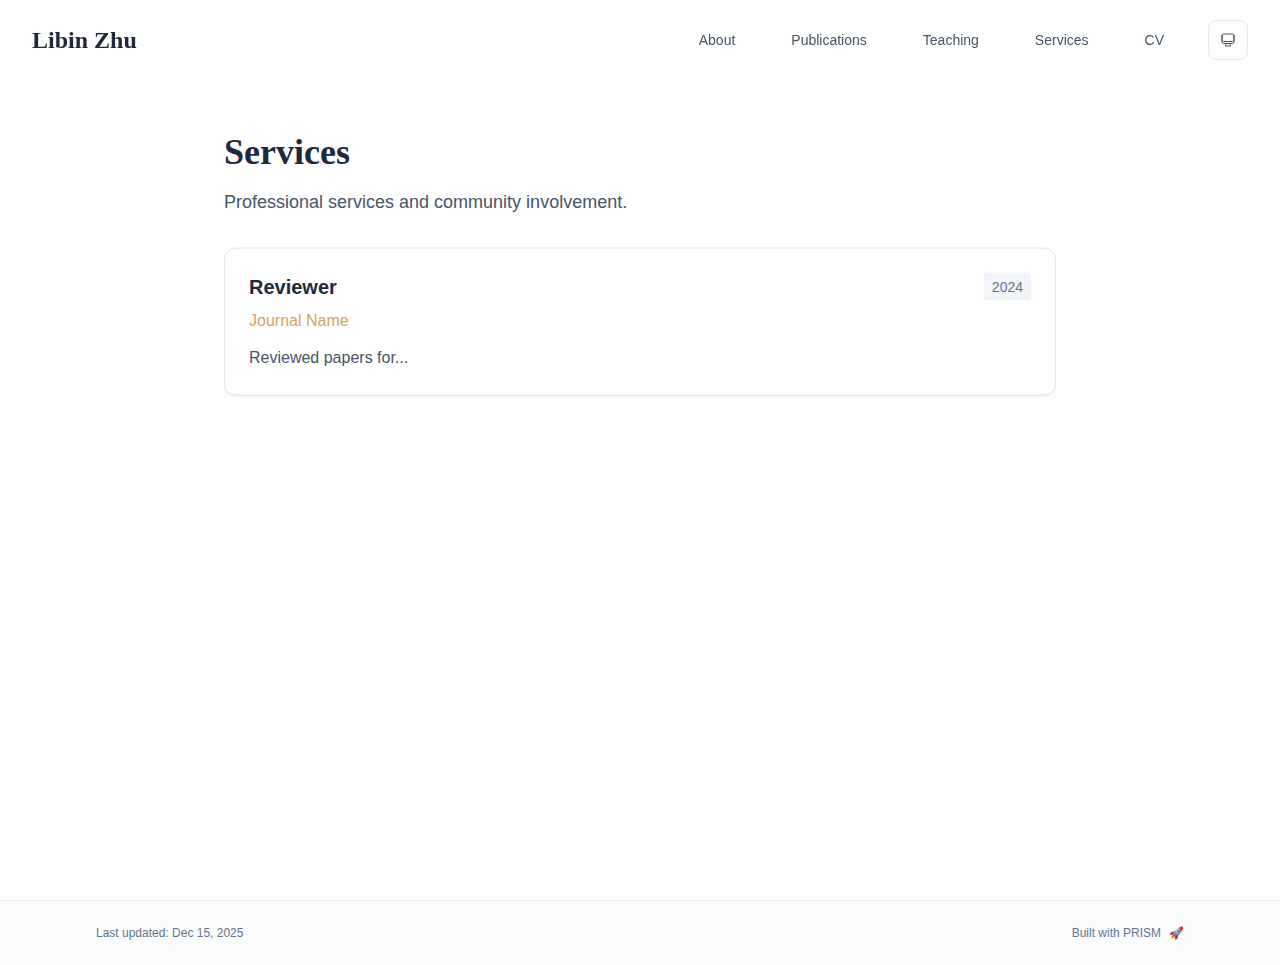
<file: out/services/index.html>
<!DOCTYPE html><html lang="en" class="scroll-smooth"><head><meta charSet="utf-8"/><meta name="viewport" content="width=device-width, initial-scale=1"/><link rel="stylesheet" href="/_next/static/css/92b53c90e215dddf.css" data-precedence="next"/><link rel="preload" as="script" fetchPriority="low" href="/_next/static/chunks/webpack-679b75d1c4c2027c.js"/><script src="/_next/static/chunks/4bd1b696-70b6d399998de86a.js" async=""></script><script src="/_next/static/chunks/684-5aaa8290a129f299.js" async=""></script><script src="/_next/static/chunks/main-app-2e03f4b0d6de95ba.js" async=""></script><script src="/_next/static/chunks/17-9c04c9413a9f9f1f.js" async=""></script><script src="/_next/static/chunks/874-6cc630662f3664af.js" async=""></script><script src="/_next/static/chunks/862-15038af301665bb3.js" async=""></script><script src="/_next/static/chunks/app/layout-3647c25a443a3b9a.js" async=""></script><script src="/_next/static/chunks/178-595a94b9af1e67b5.js" async=""></script><script src="/_next/static/chunks/748-b0753eeaf12cb586.js" async=""></script><script src="/_next/static/chunks/app/%5Bslug%5D/page-677f1e232b343e17.js" async=""></script><link rel="dns-prefetch" href="https://google-fonts.jialeliu.com"/><link rel="preconnect" href="https://google-fonts.jialeliu.com" crossorigin=""/><link rel="preload" as="style" href="https://google-fonts.jialeliu.com/css2?family=Inter:wght@300;400;500;600;700&amp;family=Crimson+Text:ital,wght@0,400;0,600;1,400&amp;display=swap"/><link rel="icon" type="image/svg+xml"/><link rel="stylesheet" id="gfonts-css" href="https://google-fonts.jialeliu.com/css2?family=Inter:wght@300;400;500;600;700&amp;family=Crimson+Text:ital,wght@0,400;0,600;1,400&amp;display=swap" media="print"/><script>
              (function(){
                var l = document.getElementById('gfonts-css');
                if (!l) return;
                if (l.media !== 'all') {
                  l.addEventListener('load', function(){ try { l.media = 'all'; } catch(e){} });
                }
              })();
            </script><noscript><link rel="stylesheet" href="https://google-fonts.jialeliu.com/css2?family=Inter:wght@300;400;500;600;700&amp;family=Crimson+Text:ital,wght@0,400;0,600;1,400&amp;display=swap"/></noscript><script>
              try {
                const theme = localStorage.getItem('theme-storage');
                const parsed = theme ? JSON.parse(theme) : null;
                const setting = parsed?.state?.theme || 'system';
                const prefersDark = typeof window !== 'undefined' && window.matchMedia && window.matchMedia('(prefers-color-scheme: dark)').matches;
                const effective = setting === 'dark' ? 'dark' : (setting === 'light' ? 'light' : (prefersDark ? 'dark' : 'light'));
                var root = document.documentElement;
                root.classList.add(effective);
                root.setAttribute('data-theme', effective);
              } catch (e) {
                var root = document.documentElement;
                root.classList.add('light');
                root.setAttribute('data-theme', 'light');
              }
            </script><title>Services | Libin Zhu</title><meta name="description" content="Professional services and community involvement."/><meta name="author" content="Libin Zhu"/><meta name="keywords" content="Libin Zhu,PhD,Research,University of Washington"/><meta name="creator" content="Libin Zhu"/><meta name="publisher" content="Libin Zhu"/><meta property="og:title" content="Libin Zhu"/><meta property="og:description" content="Personal website of Libin Zhu"/><meta property="og:site_name" content="Libin Zhu&#x27;s Academic Website"/><meta property="og:locale" content="en_US"/><meta property="og:type" content="website"/><meta name="twitter:card" content="summary"/><meta name="twitter:title" content="Libin Zhu"/><meta name="twitter:description" content="Personal website of Libin Zhu"/><script>document.querySelectorAll('body link[rel="icon"], body link[rel="apple-touch-icon"]').forEach(el => document.head.appendChild(el))</script><script src="/_next/static/chunks/polyfills-42372ed130431b0a.js" noModule=""></script></head><body class="font-sans antialiased"><div style="visibility:hidden"><nav class="fixed top-0 left-0 right-0 z-50" data-headlessui-state=""><div class="transition-all duration-300 ease-out bg-transparent" style="transform:translateY(-100px)"><div class="max-w-7xl mx-auto px-4 sm:px-6 lg:px-8"><div class="flex justify-between items-center h-16 lg:h-20"><div class="flex-shrink-0" tabindex="0"><a class="text-xl lg:text-2xl font-serif font-semibold text-primary hover:text-accent transition-colors duration-200" href="/">Libin Zhu</a></div><div class="hidden lg:block"><div class="ml-10 flex items-center space-x-8"><div class="flex items-baseline space-x-8"><a class="relative px-3 py-2 text-sm font-medium transition-all duration-200 rounded hover:bg-accent/10 hover:shadow-sm text-neutral-600 hover:text-primary" href="/"><span class="relative z-10">About</span></a><a class="relative px-3 py-2 text-sm font-medium transition-all duration-200 rounded hover:bg-accent/10 hover:shadow-sm text-neutral-600 hover:text-primary" href="/publications/"><span class="relative z-10">Publications</span></a><a class="relative px-3 py-2 text-sm font-medium transition-all duration-200 rounded hover:bg-accent/10 hover:shadow-sm text-neutral-600 hover:text-primary" href="/teaching/"><span class="relative z-10">Teaching</span></a><a class="relative px-3 py-2 text-sm font-medium transition-all duration-200 rounded hover:bg-accent/10 hover:shadow-sm text-primary" href="/services/"><span class="relative z-10">Services</span><div class="absolute inset-0 bg-accent/10 rounded-lg"></div></a><a class="relative px-3 py-2 text-sm font-medium transition-all duration-200 rounded hover:bg-accent/10 hover:shadow-sm text-neutral-600 hover:text-primary" href="/cv/"><span class="relative z-10">CV</span></a></div><div class="flex items-center justify-center w-10 h-10 rounded-lg border border-neutral-200 dark:border-[rgba(148,163,184,0.24)] bg-background dark:bg-neutral-800"><div class="w-4 h-4 rounded-full bg-neutral-300 animate-pulse"></div></div></div></div><div class="lg:hidden flex items-center space-x-2"><div class="flex items-center justify-center w-10 h-10 rounded-lg border border-neutral-200 dark:border-[rgba(148,163,184,0.24)] bg-background dark:bg-neutral-800"><div class="w-4 h-4 rounded-full bg-neutral-300 animate-pulse"></div></div><button class="inline-flex items-center justify-center p-2 rounded-md text-neutral-600 hover:text-primary hover:bg-neutral-100 dark:hover:bg-neutral-800 focus:outline-none focus:ring-2 focus:ring-inset focus:ring-accent transition-colors duration-200" id="headlessui-disclosure-button-«R5pdb»" type="button" aria-expanded="false" data-headlessui-state=""><span class="sr-only">Open main menu</span><div><svg xmlns="http://www.w3.org/2000/svg" fill="none" viewBox="0 0 24 24" stroke-width="1.5" stroke="currentColor" aria-hidden="true" data-slot="icon" class="block h-6 w-6"><path stroke-linecap="round" stroke-linejoin="round" d="M3.75 6.75h16.5M3.75 12h16.5m-16.5 5.25h16.5"></path></svg></div></button></div></div></div></div></nav><main class="min-h-screen pt-16 lg:pt-20"><div class="max-w-4xl mx-auto px-4 sm:px-6 lg:px-8 py-12"><div style="opacity:0;transform:translateY(20px)"><div class="mb-8"><h1 class="text-4xl font-serif font-bold text-primary mb-4">Services</h1><p class="text-lg text-neutral-600 dark:text-neutral-500 max-w-2xl">Professional services and community involvement.</p></div><div class="grid gap-6"><div class="bg-white dark:bg-neutral-900 p-6 rounded-xl shadow-sm border border-neutral-200 dark:border-neutral-800 hover:shadow-lg transition-all duration-200 hover:scale-[1.01]" style="opacity:0;transform:translateY(20px)"><div class="flex justify-between items-start mb-2"><h3 class="text-xl font-semibold text-primary">Reviewer</h3><span class="text-sm text-neutral-500 font-medium bg-neutral-100 dark:bg-neutral-800 px-2 py-1 rounded">2024</span></div><p class="text-base text-accent font-medium mb-3">Journal Name</p><p class="text-base text-neutral-600 dark:text-neutral-500 leading-relaxed">Reviewed papers for...</p></div></div></div></div><!--$--><!--/$--><!--$--><!--/$--></main><footer class="border-t border-neutral-200/50 bg-neutral-50/50 dark:bg-neutral-900/50 dark:border-neutral-700/50"><div class="max-w-6xl mx-auto px-4 sm:px-6 lg:px-8 py-6"><div class="flex flex-col sm:flex-row justify-between items-center gap-2"><p class="text-xs text-neutral-500">Last updated: <!-- -->Dec 15, 2025</p><p class="text-xs text-neutral-500 flex items-center"><a href="https://github.com/xyjoey/PRISM" target="_blank" rel="noopener noreferrer">Built with PRISM</a><span class="ml-2">🚀</span></p></div></div></footer></div><script src="/_next/static/chunks/webpack-679b75d1c4c2027c.js" async=""></script><script>(self.__next_f=self.__next_f||[]).push([0])</script><script>self.__next_f.push([1,"1:\"$Sreact.fragment\"\n2:I[3719,[\"17\",\"static/chunks/17-9c04c9413a9f9f1f.js\",\"874\",\"static/chunks/874-6cc630662f3664af.js\",\"862\",\"static/chunks/862-15038af301665bb3.js\",\"177\",\"static/chunks/app/layout-3647c25a443a3b9a.js\"],\"ThemeProvider\"]\n3:I[768,[\"17\",\"static/chunks/17-9c04c9413a9f9f1f.js\",\"874\",\"static/chunks/874-6cc630662f3664af.js\",\"862\",\"static/chunks/862-15038af301665bb3.js\",\"177\",\"static/chunks/app/layout-3647c25a443a3b9a.js\"],\"default\"]\n4:I[7555,[],\"\"]\n5:I[1295,[],\"\"]\n6:I[2548,[\"17\",\"static/chunks/17-9c04c9413a9f9f1f.js\",\"874\",\"static/chunks/874-6cc630662f3664af.js\",\"862\",\"static/chunks/862-15038af301665bb3.js\",\"177\",\"static/chunks/app/layout-3647c25a443a3b9a.js\"],\"default\"]\n8:I[9665,[],\"MetadataBoundary\"]\na:I[9665,[],\"OutletBoundary\"]\nd:I[4911,[],\"AsyncMetadataOutlet\"]\nf:I[9665,[],\"ViewportBoundary\"]\n11:I[6614,[],\"\"]\n:HL[\"/_next/static/css/92b53c90e215dddf.css\",\"style\"]\n"])</script><script>self.__next_f.push([1,"0:{\"P\":null,\"b\":\"8fKPz_2kVYwdDfnnvgXe-\",\"p\":\"\",\"c\":[\"\",\"services\",\"\"],\"i\":false,\"f\":[[[\"\",{\"children\":[[\"slug\",\"services\",\"d\"],{\"children\":[\"__PAGE__\",{}]}]},\"$undefined\",\"$undefined\",true],[\"\",[\"$\",\"$1\",\"c\",{\"children\":[[[\"$\",\"link\",\"0\",{\"rel\":\"stylesheet\",\"href\":\"/_next/static/css/92b53c90e215dddf.css\",\"precedence\":\"next\",\"crossOrigin\":\"$undefined\",\"nonce\":\"$undefined\"}]],[\"$\",\"html\",null,{\"lang\":\"en\",\"className\":\"scroll-smooth\",\"suppressHydrationWarning\":true,\"children\":[[\"$\",\"head\",null,{\"children\":[[\"$\",\"link\",null,{\"rel\":\"icon\",\"href\":\"$undefined\",\"type\":\"image/svg+xml\"}],[\"$\",\"link\",null,{\"rel\":\"dns-prefetch\",\"href\":\"https://google-fonts.jialeliu.com\"}],[\"$\",\"link\",null,{\"rel\":\"preconnect\",\"href\":\"https://google-fonts.jialeliu.com\",\"crossOrigin\":\"\"}],[\"$\",\"link\",null,{\"rel\":\"preload\",\"as\":\"style\",\"href\":\"https://google-fonts.jialeliu.com/css2?family=Inter:wght@300;400;500;600;700\u0026family=Crimson+Text:ital,wght@0,400;0,600;1,400\u0026display=swap\"}],[\"$\",\"link\",null,{\"rel\":\"stylesheet\",\"id\":\"gfonts-css\",\"href\":\"https://google-fonts.jialeliu.com/css2?family=Inter:wght@300;400;500;600;700\u0026family=Crimson+Text:ital,wght@0,400;0,600;1,400\u0026display=swap\",\"media\":\"print\"}],[\"$\",\"script\",null,{\"dangerouslySetInnerHTML\":{\"__html\":\"\\n              (function(){\\n                var l = document.getElementById('gfonts-css');\\n                if (!l) return;\\n                if (l.media !== 'all') {\\n                  l.addEventListener('load', function(){ try { l.media = 'all'; } catch(e){} });\\n                }\\n              })();\\n            \"}}],[\"$\",\"noscript\",null,{\"children\":[\"$\",\"link\",null,{\"rel\":\"stylesheet\",\"href\":\"https://google-fonts.jialeliu.com/css2?family=Inter:wght@300;400;500;600;700\u0026family=Crimson+Text:ital,wght@0,400;0,600;1,400\u0026display=swap\"}]}],[\"$\",\"script\",null,{\"dangerouslySetInnerHTML\":{\"__html\":\"\\n              try {\\n                const theme = localStorage.getItem('theme-storage');\\n                const parsed = theme ? JSON.parse(theme) : null;\\n                const setting = parsed?.state?.theme || 'system';\\n                const prefersDark = typeof window !== 'undefined' \u0026\u0026 window.matchMedia \u0026\u0026 window.matchMedia('(prefers-color-scheme: dark)').matches;\\n                const effective = setting === 'dark' ? 'dark' : (setting === 'light' ? 'light' : (prefersDark ? 'dark' : 'light'));\\n                var root = document.documentElement;\\n                root.classList.add(effective);\\n                root.setAttribute('data-theme', effective);\\n              } catch (e) {\\n                var root = document.documentElement;\\n                root.classList.add('light');\\n                root.setAttribute('data-theme', 'light');\\n              }\\n            \"}}]]}],[\"$\",\"body\",null,{\"className\":\"font-sans antialiased\",\"children\":[\"$\",\"$L2\",null,{\"children\":[[\"$\",\"$L3\",null,{\"items\":[{\"title\":\"About\",\"type\":\"page\",\"target\":\"about\",\"href\":\"/\"},{\"title\":\"Publications\",\"type\":\"page\",\"target\":\"publications\",\"href\":\"/publications\"},{\"title\":\"Teaching\",\"type\":\"page\",\"target\":\"teaching\",\"href\":\"/teaching\"},{\"title\":\"Services\",\"type\":\"page\",\"target\":\"services\",\"href\":\"/services\"},{\"title\":\"CV\",\"type\":\"page\",\"target\":\"cv\",\"href\":\"/cv\"}],\"siteTitle\":\"Libin Zhu\",\"enableOnePageMode\":false}],[\"$\",\"main\",null,{\"className\":\"min-h-screen pt-16 lg:pt-20\",\"children\":[\"$\",\"$L4\",null,{\"parallelRouterKey\":\"children\",\"error\":\"$undefined\",\"errorStyles\":\"$undefined\",\"errorScripts\":\"$undefined\",\"template\":[\"$\",\"$L5\",null,{}],\"templateStyles\":\"$undefined\",\"templateScripts\":\"$undefined\",\"notFound\":[[[\"$\",\"title\",null,{\"children\":\"404: This page could not be found.\"}],[\"$\",\"div\",null,{\"style\":{\"fontFamily\":\"system-ui,\\\"Segoe UI\\\",Roboto,Helvetica,Arial,sans-serif,\\\"Apple Color Emoji\\\",\\\"Segoe UI Emoji\\\"\",\"height\":\"100vh\",\"textAlign\":\"center\",\"display\":\"flex\",\"flexDirection\":\"column\",\"alignItems\":\"center\",\"justifyContent\":\"center\"},\"children\":[\"$\",\"div\",null,{\"children\":[[\"$\",\"style\",null,{\"dangerouslySetInnerHTML\":{\"__html\":\"body{color:#000;background:#fff;margin:0}.next-error-h1{border-right:1px solid rgba(0,0,0,.3)}@media (prefers-color-scheme:dark){body{color:#fff;background:#000}.next-error-h1{border-right:1px solid rgba(255,255,255,.3)}}\"}}],[\"$\",\"h1\",null,{\"className\":\"next-error-h1\",\"style\":{\"display\":\"inline-block\",\"margin\":\"0 20px 0 0\",\"padding\":\"0 23px 0 0\",\"fontSize\":24,\"fontWeight\":500,\"verticalAlign\":\"top\",\"lineHeight\":\"49px\"},\"children\":404}],[\"$\",\"div\",null,{\"style\":{\"display\":\"inline-block\"},\"children\":[\"$\",\"h2\",null,{\"style\":{\"fontSize\":14,\"fontWeight\":400,\"lineHeight\":\"49px\",\"margin\":0},\"children\":\"This page could not be found.\"}]}]]}]}]],[]],\"forbidden\":\"$undefined\",\"unauthorized\":\"$undefined\"}]}],[\"$\",\"$L6\",null,{\"lastUpdated\":\"Dec 15, 2025\"}]]}]}]]}]]}],{\"children\":[[\"slug\",\"services\",\"d\"],[\"$\",\"$1\",\"c\",{\"children\":[null,[\"$\",\"$L4\",null,{\"parallelRouterKey\":\"children\",\"error\":\"$undefined\",\"errorStyles\":\"$undefined\",\"errorScripts\":\"$undefined\",\"template\":[\"$\",\"$L5\",null,{}],\"templateStyles\":\"$undefined\",\"templateScripts\":\"$undefined\",\"notFound\":\"$undefined\",\"forbidden\":\"$undefined\",\"unauthorized\":\"$undefined\"}]]}],{\"children\":[\"__PAGE__\",[\"$\",\"$1\",\"c\",{\"children\":[\"$L7\",[\"$\",\"$L8\",null,{\"children\":\"$L9\"}],null,[\"$\",\"$La\",null,{\"children\":[\"$Lb\",\"$Lc\",[\"$\",\"$Ld\",null,{\"promise\":\"$@e\"}]]}]]}],{},null,false]},null,false]},null,false],[\"$\",\"$1\",\"h\",{\"children\":[null,[\"$\",\"$1\",\"r4QzUpvsNI0rNvfvIvS10\",{\"children\":[[\"$\",\"$Lf\",null,{\"children\":\"$L10\"}],null]}],null]}],false]],\"m\":\"$undefined\",\"G\":[\"$11\",\"$undefined\"],\"s\":false,\"S\":true}\n"])</script><script>self.__next_f.push([1,"12:\"$Sreact.suspense\"\n13:I[4911,[],\"AsyncMetadata\"]\n15:I[3684,[\"17\",\"static/chunks/17-9c04c9413a9f9f1f.js\",\"178\",\"static/chunks/178-595a94b9af1e67b5.js\",\"748\",\"static/chunks/748-b0753eeaf12cb586.js\",\"182\",\"static/chunks/app/%5Bslug%5D/page-677f1e232b343e17.js\"],\"default\"]\n9:[\"$\",\"$12\",null,{\"fallback\":null,\"children\":[\"$\",\"$L13\",null,{\"promise\":\"$@14\"}]}]\n7:[\"$\",\"div\",null,{\"className\":\"max-w-4xl mx-auto px-4 sm:px-6 lg:px-8 py-12\",\"children\":[false,false,[\"$\",\"$L15\",null,{\"config\":{\"type\":\"card\",\"title\":\"Services\",\"description\":\"Professional services and community involvement.\",\"items\":[{\"title\":\"Reviewer\",\"subtitle\":\"Journal Name\",\"date\":\"2024\",\"content\":\"Reviewed papers for...\"}]}}]]}]\n"])</script><script>self.__next_f.push([1,"c:null\n"])</script><script>self.__next_f.push([1,"10:[[\"$\",\"meta\",\"0\",{\"charSet\":\"utf-8\"}],[\"$\",\"meta\",\"1\",{\"name\":\"viewport\",\"content\":\"width=device-width, initial-scale=1\"}]]\nb:null\n"])</script><script>self.__next_f.push([1,"14:{\"metadata\":[[\"$\",\"title\",\"0\",{\"children\":\"Services | Libin Zhu\"}],[\"$\",\"meta\",\"1\",{\"name\":\"description\",\"content\":\"Professional services and community involvement.\"}],[\"$\",\"meta\",\"2\",{\"name\":\"author\",\"content\":\"Libin Zhu\"}],[\"$\",\"meta\",\"3\",{\"name\":\"keywords\",\"content\":\"Libin Zhu,PhD,Research,University of Washington\"}],[\"$\",\"meta\",\"4\",{\"name\":\"creator\",\"content\":\"Libin Zhu\"}],[\"$\",\"meta\",\"5\",{\"name\":\"publisher\",\"content\":\"Libin Zhu\"}],[\"$\",\"meta\",\"6\",{\"property\":\"og:title\",\"content\":\"Libin Zhu\"}],[\"$\",\"meta\",\"7\",{\"property\":\"og:description\",\"content\":\"Personal website of Libin Zhu\"}],[\"$\",\"meta\",\"8\",{\"property\":\"og:site_name\",\"content\":\"Libin Zhu's Academic Website\"}],[\"$\",\"meta\",\"9\",{\"property\":\"og:locale\",\"content\":\"en_US\"}],[\"$\",\"meta\",\"10\",{\"property\":\"og:type\",\"content\":\"website\"}],[\"$\",\"meta\",\"11\",{\"name\":\"twitter:card\",\"content\":\"summary\"}],[\"$\",\"meta\",\"12\",{\"name\":\"twitter:title\",\"content\":\"Libin Zhu\"}],[\"$\",\"meta\",\"13\",{\"name\":\"twitter:description\",\"content\":\"Personal website of Libin Zhu\"}]],\"error\":null,\"digest\":\"$undefined\"}\ne:{\"metadata\":\"$14:metadata\",\"error\":null,\"digest\":\"$undefined\"}\n"])</script></body></html>
</file>
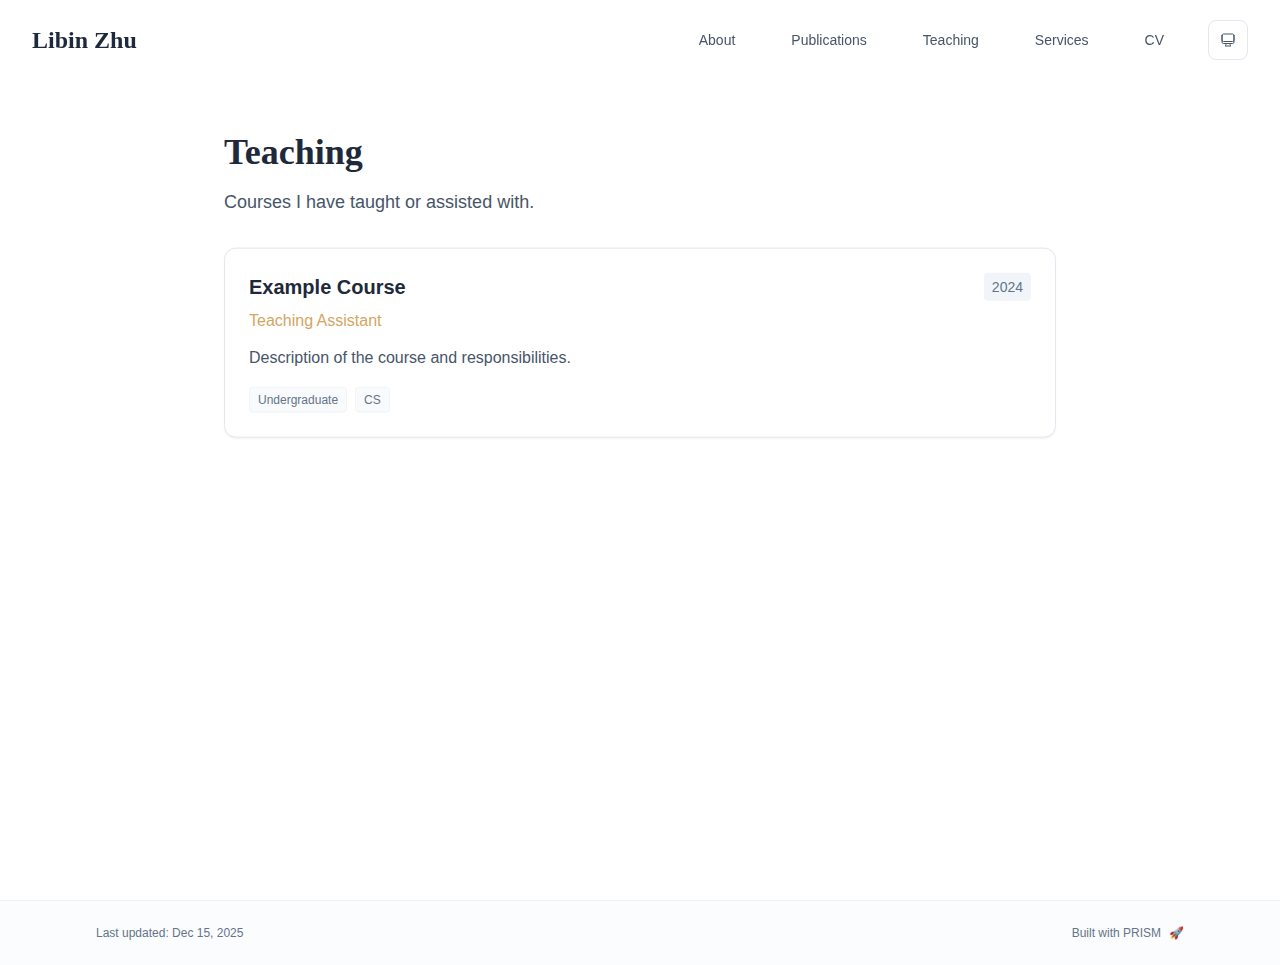
<file: out/teaching/index.html>
<!DOCTYPE html><html lang="en" class="scroll-smooth"><head><meta charSet="utf-8"/><meta name="viewport" content="width=device-width, initial-scale=1"/><link rel="stylesheet" href="/_next/static/css/92b53c90e215dddf.css" data-precedence="next"/><link rel="preload" as="script" fetchPriority="low" href="/_next/static/chunks/webpack-679b75d1c4c2027c.js"/><script src="/_next/static/chunks/4bd1b696-70b6d399998de86a.js" async=""></script><script src="/_next/static/chunks/684-5aaa8290a129f299.js" async=""></script><script src="/_next/static/chunks/main-app-2e03f4b0d6de95ba.js" async=""></script><script src="/_next/static/chunks/17-9c04c9413a9f9f1f.js" async=""></script><script src="/_next/static/chunks/874-6cc630662f3664af.js" async=""></script><script src="/_next/static/chunks/862-15038af301665bb3.js" async=""></script><script src="/_next/static/chunks/app/layout-3647c25a443a3b9a.js" async=""></script><script src="/_next/static/chunks/178-595a94b9af1e67b5.js" async=""></script><script src="/_next/static/chunks/748-b0753eeaf12cb586.js" async=""></script><script src="/_next/static/chunks/app/%5Bslug%5D/page-677f1e232b343e17.js" async=""></script><link rel="dns-prefetch" href="https://google-fonts.jialeliu.com"/><link rel="preconnect" href="https://google-fonts.jialeliu.com" crossorigin=""/><link rel="preload" as="style" href="https://google-fonts.jialeliu.com/css2?family=Inter:wght@300;400;500;600;700&amp;family=Crimson+Text:ital,wght@0,400;0,600;1,400&amp;display=swap"/><link rel="icon" type="image/svg+xml"/><link rel="stylesheet" id="gfonts-css" href="https://google-fonts.jialeliu.com/css2?family=Inter:wght@300;400;500;600;700&amp;family=Crimson+Text:ital,wght@0,400;0,600;1,400&amp;display=swap" media="print"/><script>
              (function(){
                var l = document.getElementById('gfonts-css');
                if (!l) return;
                if (l.media !== 'all') {
                  l.addEventListener('load', function(){ try { l.media = 'all'; } catch(e){} });
                }
              })();
            </script><noscript><link rel="stylesheet" href="https://google-fonts.jialeliu.com/css2?family=Inter:wght@300;400;500;600;700&amp;family=Crimson+Text:ital,wght@0,400;0,600;1,400&amp;display=swap"/></noscript><script>
              try {
                const theme = localStorage.getItem('theme-storage');
                const parsed = theme ? JSON.parse(theme) : null;
                const setting = parsed?.state?.theme || 'system';
                const prefersDark = typeof window !== 'undefined' && window.matchMedia && window.matchMedia('(prefers-color-scheme: dark)').matches;
                const effective = setting === 'dark' ? 'dark' : (setting === 'light' ? 'light' : (prefersDark ? 'dark' : 'light'));
                var root = document.documentElement;
                root.classList.add(effective);
                root.setAttribute('data-theme', effective);
              } catch (e) {
                var root = document.documentElement;
                root.classList.add('light');
                root.setAttribute('data-theme', 'light');
              }
            </script><title>Teaching | Libin Zhu</title><meta name="description" content="Courses I have taught or assisted with."/><meta name="author" content="Libin Zhu"/><meta name="keywords" content="Libin Zhu,PhD,Research,University of Washington"/><meta name="creator" content="Libin Zhu"/><meta name="publisher" content="Libin Zhu"/><meta property="og:title" content="Libin Zhu"/><meta property="og:description" content="Personal website of Libin Zhu"/><meta property="og:site_name" content="Libin Zhu&#x27;s Academic Website"/><meta property="og:locale" content="en_US"/><meta property="og:type" content="website"/><meta name="twitter:card" content="summary"/><meta name="twitter:title" content="Libin Zhu"/><meta name="twitter:description" content="Personal website of Libin Zhu"/><script>document.querySelectorAll('body link[rel="icon"], body link[rel="apple-touch-icon"]').forEach(el => document.head.appendChild(el))</script><script src="/_next/static/chunks/polyfills-42372ed130431b0a.js" noModule=""></script></head><body class="font-sans antialiased"><div style="visibility:hidden"><nav class="fixed top-0 left-0 right-0 z-50" data-headlessui-state=""><div class="transition-all duration-300 ease-out bg-transparent" style="transform:translateY(-100px)"><div class="max-w-7xl mx-auto px-4 sm:px-6 lg:px-8"><div class="flex justify-between items-center h-16 lg:h-20"><div class="flex-shrink-0" tabindex="0"><a class="text-xl lg:text-2xl font-serif font-semibold text-primary hover:text-accent transition-colors duration-200" href="/">Libin Zhu</a></div><div class="hidden lg:block"><div class="ml-10 flex items-center space-x-8"><div class="flex items-baseline space-x-8"><a class="relative px-3 py-2 text-sm font-medium transition-all duration-200 rounded hover:bg-accent/10 hover:shadow-sm text-neutral-600 hover:text-primary" href="/"><span class="relative z-10">About</span></a><a class="relative px-3 py-2 text-sm font-medium transition-all duration-200 rounded hover:bg-accent/10 hover:shadow-sm text-neutral-600 hover:text-primary" href="/publications/"><span class="relative z-10">Publications</span></a><a class="relative px-3 py-2 text-sm font-medium transition-all duration-200 rounded hover:bg-accent/10 hover:shadow-sm text-primary" href="/teaching/"><span class="relative z-10">Teaching</span><div class="absolute inset-0 bg-accent/10 rounded-lg"></div></a><a class="relative px-3 py-2 text-sm font-medium transition-all duration-200 rounded hover:bg-accent/10 hover:shadow-sm text-neutral-600 hover:text-primary" href="/services/"><span class="relative z-10">Services</span></a><a class="relative px-3 py-2 text-sm font-medium transition-all duration-200 rounded hover:bg-accent/10 hover:shadow-sm text-neutral-600 hover:text-primary" href="/cv/"><span class="relative z-10">CV</span></a></div><div class="flex items-center justify-center w-10 h-10 rounded-lg border border-neutral-200 dark:border-[rgba(148,163,184,0.24)] bg-background dark:bg-neutral-800"><div class="w-4 h-4 rounded-full bg-neutral-300 animate-pulse"></div></div></div></div><div class="lg:hidden flex items-center space-x-2"><div class="flex items-center justify-center w-10 h-10 rounded-lg border border-neutral-200 dark:border-[rgba(148,163,184,0.24)] bg-background dark:bg-neutral-800"><div class="w-4 h-4 rounded-full bg-neutral-300 animate-pulse"></div></div><button class="inline-flex items-center justify-center p-2 rounded-md text-neutral-600 hover:text-primary hover:bg-neutral-100 dark:hover:bg-neutral-800 focus:outline-none focus:ring-2 focus:ring-inset focus:ring-accent transition-colors duration-200" id="headlessui-disclosure-button-«R5pdb»" type="button" aria-expanded="false" data-headlessui-state=""><span class="sr-only">Open main menu</span><div><svg xmlns="http://www.w3.org/2000/svg" fill="none" viewBox="0 0 24 24" stroke-width="1.5" stroke="currentColor" aria-hidden="true" data-slot="icon" class="block h-6 w-6"><path stroke-linecap="round" stroke-linejoin="round" d="M3.75 6.75h16.5M3.75 12h16.5m-16.5 5.25h16.5"></path></svg></div></button></div></div></div></div></nav><main class="min-h-screen pt-16 lg:pt-20"><div class="max-w-4xl mx-auto px-4 sm:px-6 lg:px-8 py-12"><div style="opacity:0;transform:translateY(20px)"><div class="mb-8"><h1 class="text-4xl font-serif font-bold text-primary mb-4">Teaching</h1><p class="text-lg text-neutral-600 dark:text-neutral-500 max-w-2xl">Courses I have taught or assisted with.</p></div><div class="grid gap-6"><div class="bg-white dark:bg-neutral-900 p-6 rounded-xl shadow-sm border border-neutral-200 dark:border-neutral-800 hover:shadow-lg transition-all duration-200 hover:scale-[1.01]" style="opacity:0;transform:translateY(20px)"><div class="flex justify-between items-start mb-2"><h3 class="text-xl font-semibold text-primary">Example Course</h3><span class="text-sm text-neutral-500 font-medium bg-neutral-100 dark:bg-neutral-800 px-2 py-1 rounded">2024</span></div><p class="text-base text-accent font-medium mb-3">Teaching Assistant</p><p class="text-base text-neutral-600 dark:text-neutral-500 leading-relaxed">Description of the course and responsibilities.</p><div class="flex flex-wrap gap-2 mt-4"><span class="text-xs text-neutral-500 bg-neutral-50 dark:bg-neutral-800/50 px-2 py-1 rounded border border-neutral-100 dark:border-neutral-800">Undergraduate</span><span class="text-xs text-neutral-500 bg-neutral-50 dark:bg-neutral-800/50 px-2 py-1 rounded border border-neutral-100 dark:border-neutral-800">CS</span></div></div></div></div></div><!--$--><!--/$--><!--$--><!--/$--></main><footer class="border-t border-neutral-200/50 bg-neutral-50/50 dark:bg-neutral-900/50 dark:border-neutral-700/50"><div class="max-w-6xl mx-auto px-4 sm:px-6 lg:px-8 py-6"><div class="flex flex-col sm:flex-row justify-between items-center gap-2"><p class="text-xs text-neutral-500">Last updated: <!-- -->Dec 15, 2025</p><p class="text-xs text-neutral-500 flex items-center"><a href="https://github.com/xyjoey/PRISM" target="_blank" rel="noopener noreferrer">Built with PRISM</a><span class="ml-2">🚀</span></p></div></div></footer></div><script src="/_next/static/chunks/webpack-679b75d1c4c2027c.js" async=""></script><script>(self.__next_f=self.__next_f||[]).push([0])</script><script>self.__next_f.push([1,"1:\"$Sreact.fragment\"\n2:I[3719,[\"17\",\"static/chunks/17-9c04c9413a9f9f1f.js\",\"874\",\"static/chunks/874-6cc630662f3664af.js\",\"862\",\"static/chunks/862-15038af301665bb3.js\",\"177\",\"static/chunks/app/layout-3647c25a443a3b9a.js\"],\"ThemeProvider\"]\n3:I[768,[\"17\",\"static/chunks/17-9c04c9413a9f9f1f.js\",\"874\",\"static/chunks/874-6cc630662f3664af.js\",\"862\",\"static/chunks/862-15038af301665bb3.js\",\"177\",\"static/chunks/app/layout-3647c25a443a3b9a.js\"],\"default\"]\n4:I[7555,[],\"\"]\n5:I[1295,[],\"\"]\n6:I[2548,[\"17\",\"static/chunks/17-9c04c9413a9f9f1f.js\",\"874\",\"static/chunks/874-6cc630662f3664af.js\",\"862\",\"static/chunks/862-15038af301665bb3.js\",\"177\",\"static/chunks/app/layout-3647c25a443a3b9a.js\"],\"default\"]\n8:I[9665,[],\"MetadataBoundary\"]\na:I[9665,[],\"OutletBoundary\"]\nd:I[4911,[],\"AsyncMetadataOutlet\"]\nf:I[9665,[],\"ViewportBoundary\"]\n11:I[6614,[],\"\"]\n:HL[\"/_next/static/css/92b53c90e215dddf.css\",\"style\"]\n"])</script><script>self.__next_f.push([1,"0:{\"P\":null,\"b\":\"8fKPz_2kVYwdDfnnvgXe-\",\"p\":\"\",\"c\":[\"\",\"teaching\",\"\"],\"i\":false,\"f\":[[[\"\",{\"children\":[[\"slug\",\"teaching\",\"d\"],{\"children\":[\"__PAGE__\",{}]}]},\"$undefined\",\"$undefined\",true],[\"\",[\"$\",\"$1\",\"c\",{\"children\":[[[\"$\",\"link\",\"0\",{\"rel\":\"stylesheet\",\"href\":\"/_next/static/css/92b53c90e215dddf.css\",\"precedence\":\"next\",\"crossOrigin\":\"$undefined\",\"nonce\":\"$undefined\"}]],[\"$\",\"html\",null,{\"lang\":\"en\",\"className\":\"scroll-smooth\",\"suppressHydrationWarning\":true,\"children\":[[\"$\",\"head\",null,{\"children\":[[\"$\",\"link\",null,{\"rel\":\"icon\",\"href\":\"$undefined\",\"type\":\"image/svg+xml\"}],[\"$\",\"link\",null,{\"rel\":\"dns-prefetch\",\"href\":\"https://google-fonts.jialeliu.com\"}],[\"$\",\"link\",null,{\"rel\":\"preconnect\",\"href\":\"https://google-fonts.jialeliu.com\",\"crossOrigin\":\"\"}],[\"$\",\"link\",null,{\"rel\":\"preload\",\"as\":\"style\",\"href\":\"https://google-fonts.jialeliu.com/css2?family=Inter:wght@300;400;500;600;700\u0026family=Crimson+Text:ital,wght@0,400;0,600;1,400\u0026display=swap\"}],[\"$\",\"link\",null,{\"rel\":\"stylesheet\",\"id\":\"gfonts-css\",\"href\":\"https://google-fonts.jialeliu.com/css2?family=Inter:wght@300;400;500;600;700\u0026family=Crimson+Text:ital,wght@0,400;0,600;1,400\u0026display=swap\",\"media\":\"print\"}],[\"$\",\"script\",null,{\"dangerouslySetInnerHTML\":{\"__html\":\"\\n              (function(){\\n                var l = document.getElementById('gfonts-css');\\n                if (!l) return;\\n                if (l.media !== 'all') {\\n                  l.addEventListener('load', function(){ try { l.media = 'all'; } catch(e){} });\\n                }\\n              })();\\n            \"}}],[\"$\",\"noscript\",null,{\"children\":[\"$\",\"link\",null,{\"rel\":\"stylesheet\",\"href\":\"https://google-fonts.jialeliu.com/css2?family=Inter:wght@300;400;500;600;700\u0026family=Crimson+Text:ital,wght@0,400;0,600;1,400\u0026display=swap\"}]}],[\"$\",\"script\",null,{\"dangerouslySetInnerHTML\":{\"__html\":\"\\n              try {\\n                const theme = localStorage.getItem('theme-storage');\\n                const parsed = theme ? JSON.parse(theme) : null;\\n                const setting = parsed?.state?.theme || 'system';\\n                const prefersDark = typeof window !== 'undefined' \u0026\u0026 window.matchMedia \u0026\u0026 window.matchMedia('(prefers-color-scheme: dark)').matches;\\n                const effective = setting === 'dark' ? 'dark' : (setting === 'light' ? 'light' : (prefersDark ? 'dark' : 'light'));\\n                var root = document.documentElement;\\n                root.classList.add(effective);\\n                root.setAttribute('data-theme', effective);\\n              } catch (e) {\\n                var root = document.documentElement;\\n                root.classList.add('light');\\n                root.setAttribute('data-theme', 'light');\\n              }\\n            \"}}]]}],[\"$\",\"body\",null,{\"className\":\"font-sans antialiased\",\"children\":[\"$\",\"$L2\",null,{\"children\":[[\"$\",\"$L3\",null,{\"items\":[{\"title\":\"About\",\"type\":\"page\",\"target\":\"about\",\"href\":\"/\"},{\"title\":\"Publications\",\"type\":\"page\",\"target\":\"publications\",\"href\":\"/publications\"},{\"title\":\"Teaching\",\"type\":\"page\",\"target\":\"teaching\",\"href\":\"/teaching\"},{\"title\":\"Services\",\"type\":\"page\",\"target\":\"services\",\"href\":\"/services\"},{\"title\":\"CV\",\"type\":\"page\",\"target\":\"cv\",\"href\":\"/cv\"}],\"siteTitle\":\"Libin Zhu\",\"enableOnePageMode\":false}],[\"$\",\"main\",null,{\"className\":\"min-h-screen pt-16 lg:pt-20\",\"children\":[\"$\",\"$L4\",null,{\"parallelRouterKey\":\"children\",\"error\":\"$undefined\",\"errorStyles\":\"$undefined\",\"errorScripts\":\"$undefined\",\"template\":[\"$\",\"$L5\",null,{}],\"templateStyles\":\"$undefined\",\"templateScripts\":\"$undefined\",\"notFound\":[[[\"$\",\"title\",null,{\"children\":\"404: This page could not be found.\"}],[\"$\",\"div\",null,{\"style\":{\"fontFamily\":\"system-ui,\\\"Segoe UI\\\",Roboto,Helvetica,Arial,sans-serif,\\\"Apple Color Emoji\\\",\\\"Segoe UI Emoji\\\"\",\"height\":\"100vh\",\"textAlign\":\"center\",\"display\":\"flex\",\"flexDirection\":\"column\",\"alignItems\":\"center\",\"justifyContent\":\"center\"},\"children\":[\"$\",\"div\",null,{\"children\":[[\"$\",\"style\",null,{\"dangerouslySetInnerHTML\":{\"__html\":\"body{color:#000;background:#fff;margin:0}.next-error-h1{border-right:1px solid rgba(0,0,0,.3)}@media (prefers-color-scheme:dark){body{color:#fff;background:#000}.next-error-h1{border-right:1px solid rgba(255,255,255,.3)}}\"}}],[\"$\",\"h1\",null,{\"className\":\"next-error-h1\",\"style\":{\"display\":\"inline-block\",\"margin\":\"0 20px 0 0\",\"padding\":\"0 23px 0 0\",\"fontSize\":24,\"fontWeight\":500,\"verticalAlign\":\"top\",\"lineHeight\":\"49px\"},\"children\":404}],[\"$\",\"div\",null,{\"style\":{\"display\":\"inline-block\"},\"children\":[\"$\",\"h2\",null,{\"style\":{\"fontSize\":14,\"fontWeight\":400,\"lineHeight\":\"49px\",\"margin\":0},\"children\":\"This page could not be found.\"}]}]]}]}]],[]],\"forbidden\":\"$undefined\",\"unauthorized\":\"$undefined\"}]}],[\"$\",\"$L6\",null,{\"lastUpdated\":\"Dec 15, 2025\"}]]}]}]]}]]}],{\"children\":[[\"slug\",\"teaching\",\"d\"],[\"$\",\"$1\",\"c\",{\"children\":[null,[\"$\",\"$L4\",null,{\"parallelRouterKey\":\"children\",\"error\":\"$undefined\",\"errorStyles\":\"$undefined\",\"errorScripts\":\"$undefined\",\"template\":[\"$\",\"$L5\",null,{}],\"templateStyles\":\"$undefined\",\"templateScripts\":\"$undefined\",\"notFound\":\"$undefined\",\"forbidden\":\"$undefined\",\"unauthorized\":\"$undefined\"}]]}],{\"children\":[\"__PAGE__\",[\"$\",\"$1\",\"c\",{\"children\":[\"$L7\",[\"$\",\"$L8\",null,{\"children\":\"$L9\"}],null,[\"$\",\"$La\",null,{\"children\":[\"$Lb\",\"$Lc\",[\"$\",\"$Ld\",null,{\"promise\":\"$@e\"}]]}]]}],{},null,false]},null,false]},null,false],[\"$\",\"$1\",\"h\",{\"children\":[null,[\"$\",\"$1\",\"lrM-ZSiC654CDGUMMdrNr\",{\"children\":[[\"$\",\"$Lf\",null,{\"children\":\"$L10\"}],null]}],null]}],false]],\"m\":\"$undefined\",\"G\":[\"$11\",\"$undefined\"],\"s\":false,\"S\":true}\n"])</script><script>self.__next_f.push([1,"12:\"$Sreact.suspense\"\n13:I[4911,[],\"AsyncMetadata\"]\n15:I[3684,[\"17\",\"static/chunks/17-9c04c9413a9f9f1f.js\",\"178\",\"static/chunks/178-595a94b9af1e67b5.js\",\"748\",\"static/chunks/748-b0753eeaf12cb586.js\",\"182\",\"static/chunks/app/%5Bslug%5D/page-677f1e232b343e17.js\"],\"default\"]\n9:[\"$\",\"$12\",null,{\"fallback\":null,\"children\":[\"$\",\"$L13\",null,{\"promise\":\"$@14\"}]}]\n7:[\"$\",\"div\",null,{\"className\":\"max-w-4xl mx-auto px-4 sm:px-6 lg:px-8 py-12\",\"children\":[false,false,[\"$\",\"$L15\",null,{\"config\":{\"type\":\"card\",\"title\":\"Teaching\",\"description\":\"Courses I have taught or assisted with.\",\"items\":[{\"title\":\"Example Course\",\"subtitle\":\"Teaching Assistant\",\"date\":\"2024\",\"content\":\"Description of the course and responsibilities.\",\"tags\":[\"Undergraduate\",\"CS\"]}]}}]]}]\n"])</script><script>self.__next_f.push([1,"c:null\n"])</script><script>self.__next_f.push([1,"10:[[\"$\",\"meta\",\"0\",{\"charSet\":\"utf-8\"}],[\"$\",\"meta\",\"1\",{\"name\":\"viewport\",\"content\":\"width=device-width, initial-scale=1\"}]]\nb:null\n"])</script><script>self.__next_f.push([1,"14:{\"metadata\":[[\"$\",\"title\",\"0\",{\"children\":\"Teaching | Libin Zhu\"}],[\"$\",\"meta\",\"1\",{\"name\":\"description\",\"content\":\"Courses I have taught or assisted with.\"}],[\"$\",\"meta\",\"2\",{\"name\":\"author\",\"content\":\"Libin Zhu\"}],[\"$\",\"meta\",\"3\",{\"name\":\"keywords\",\"content\":\"Libin Zhu,PhD,Research,University of Washington\"}],[\"$\",\"meta\",\"4\",{\"name\":\"creator\",\"content\":\"Libin Zhu\"}],[\"$\",\"meta\",\"5\",{\"name\":\"publisher\",\"content\":\"Libin Zhu\"}],[\"$\",\"meta\",\"6\",{\"property\":\"og:title\",\"content\":\"Libin Zhu\"}],[\"$\",\"meta\",\"7\",{\"property\":\"og:description\",\"content\":\"Personal website of Libin Zhu\"}],[\"$\",\"meta\",\"8\",{\"property\":\"og:site_name\",\"content\":\"Libin Zhu's Academic Website\"}],[\"$\",\"meta\",\"9\",{\"property\":\"og:locale\",\"content\":\"en_US\"}],[\"$\",\"meta\",\"10\",{\"property\":\"og:type\",\"content\":\"website\"}],[\"$\",\"meta\",\"11\",{\"name\":\"twitter:card\",\"content\":\"summary\"}],[\"$\",\"meta\",\"12\",{\"name\":\"twitter:title\",\"content\":\"Libin Zhu\"}],[\"$\",\"meta\",\"13\",{\"name\":\"twitter:description\",\"content\":\"Personal website of Libin Zhu\"}]],\"error\":null,\"digest\":\"$undefined\"}\ne:{\"metadata\":\"$14:metadata\",\"error\":null,\"digest\":\"$undefined\"}\n"])</script></body></html>
</file>
<file: _next/static/css/92b53c90e215dddf.css>
/*! tailwindcss v4.1.10 | MIT License | https://tailwindcss.com */@layer properties{@supports (((-webkit-hyphens:none)) and (not (margin-trim:inline))) or ((-moz-orient:inline) and (not (color:rgb(from red r g b)))){*,::backdrop,:after,:before{--tw-translate-x:0;--tw-translate-y:0;--tw-translate-z:0;--tw-rotate-x:initial;--tw-rotate-y:initial;--tw-rotate-z:initial;--tw-skew-x:initial;--tw-skew-y:initial;--tw-space-y-reverse:0;--tw-space-x-reverse:0;--tw-border-style:solid;--tw-leading:initial;--tw-font-weight:initial;--tw-shadow:0 0 #0000;--tw-shadow-color:initial;--tw-shadow-alpha:100%;--tw-inset-shadow:0 0 #0000;--tw-inset-shadow-color:initial;--tw-inset-shadow-alpha:100%;--tw-ring-color:initial;--tw-ring-shadow:0 0 #0000;--tw-inset-ring-color:initial;--tw-inset-ring-shadow:0 0 #0000;--tw-ring-inset:initial;--tw-ring-offset-width:0px;--tw-ring-offset-color:#fff;--tw-ring-offset-shadow:0 0 #0000;--tw-blur:initial;--tw-brightness:initial;--tw-contrast:initial;--tw-grayscale:initial;--tw-hue-rotate:initial;--tw-invert:initial;--tw-opacity:initial;--tw-saturate:initial;--tw-sepia:initial;--tw-drop-shadow:initial;--tw-drop-shadow-color:initial;--tw-drop-shadow-alpha:100%;--tw-drop-shadow-size:initial;--tw-backdrop-blur:initial;--tw-backdrop-brightness:initial;--tw-backdrop-contrast:initial;--tw-backdrop-grayscale:initial;--tw-backdrop-hue-rotate:initial;--tw-backdrop-invert:initial;--tw-backdrop-opacity:initial;--tw-backdrop-saturate:initial;--tw-backdrop-sepia:initial;--tw-duration:initial;--tw-ease:initial;--tw-scale-x:1;--tw-scale-y:1;--tw-scale-z:1}}}@layer theme{:host,:root{--font-sans:"Inter",-apple-system,BlinkMacSystemFont,"Segoe UI",Roboto,sans-serif;--color-red-50:oklch(97.1% .013 17.38);--color-red-400:oklch(70.4% .191 22.216);--color-red-600:oklch(57.7% .245 27.325);--color-red-900:oklch(39.6% .141 25.723);--color-white:#fff;--spacing:.25rem;--container-2xl:42rem;--container-3xl:48rem;--container-4xl:56rem;--container-6xl:72rem;--container-7xl:80rem;--text-xs:.75rem;--text-xs--line-height:calc(1/.75);--text-sm:.875rem;--text-sm--line-height:calc(1.25/.875);--text-base:1rem;--text-base--line-height:calc(1.5/1);--text-lg:1.125rem;--text-lg--line-height:calc(1.75/1.125);--text-xl:1.25rem;--text-xl--line-height:calc(1.75/1.25);--text-2xl:1.5rem;--text-2xl--line-height:calc(2/1.5);--text-3xl:1.875rem;--text-3xl--line-height:calc(2.25/1.875);--text-4xl:2.25rem;--text-4xl--line-height:calc(2.5/2.25);--font-weight-medium:500;--font-weight-semibold:600;--font-weight-bold:700;--leading-tight:1.25;--leading-relaxed:1.625;--radius-md:.375rem;--radius-lg:.5rem;--radius-xl:.75rem;--radius-2xl:1rem;--ease-out:cubic-bezier(0,0,.2,1);--animate-pulse:pulse 2s cubic-bezier(.4,0,.6,1)infinite;--blur-xl:24px;--aspect-video:16/9;--default-transition-duration:.15s;--default-transition-timing-function:cubic-bezier(.4,0,.2,1);--default-font-family:"Inter",-apple-system,BlinkMacSystemFont,"Segoe UI",Roboto,sans-serif;--default-mono-font-family:"SF Mono",Monaco,"Cascadia Code","Roboto Mono",Consolas,"Courier New",monospace;--line-height-normal:1.5;--shadow-glass:0 8px 32px 0 #1f26875e}}@layer base{*,::backdrop,:after,:before{box-sizing:border-box;border:0 solid;margin:0;padding:0}::file-selector-button{box-sizing:border-box;border:0 solid;margin:0;padding:0}:host,html{-webkit-text-size-adjust:100%;tab-size:4;line-height:1.5;font-family:var(--default-font-family,ui-sans-serif,system-ui,sans-serif,"Apple Color Emoji","Segoe UI Emoji","Segoe UI Symbol","Noto Color Emoji");font-feature-settings:var(--default-font-feature-settings,normal);font-variation-settings:var(--default-font-variation-settings,normal);-webkit-tap-highlight-color:transparent}hr{height:0;color:inherit;border-top-width:1px}abbr:where([title]){-webkit-text-decoration:underline dotted;text-decoration:underline dotted}h1,h2,h3,h4,h5,h6{font-size:inherit;font-weight:inherit}a{color:inherit;-webkit-text-decoration:inherit;text-decoration:inherit}b,strong{font-weight:bolder}code,kbd,pre,samp{font-family:var(--default-mono-font-family,ui-monospace,SFMono-Regular,Menlo,Monaco,Consolas,"Liberation Mono","Courier New",monospace);font-feature-settings:var(--default-mono-font-feature-settings,normal);font-variation-settings:var(--default-mono-font-variation-settings,normal);font-size:1em}small{font-size:80%}sub,sup{vertical-align:baseline;font-size:75%;line-height:0;position:relative}sub{bottom:-.25em}sup{top:-.5em}table{text-indent:0;border-color:inherit;border-collapse:collapse}:-moz-focusring{outline:auto}progress{vertical-align:baseline}summary{display:list-item}menu,ol,ul{list-style:none}audio,canvas,embed,iframe,img,object,svg,video{vertical-align:middle;display:block}img,video{max-width:100%;height:auto}button,input,optgroup,select,textarea{font:inherit;font-feature-settings:inherit;font-variation-settings:inherit;letter-spacing:inherit;color:inherit;opacity:1;background-color:#0000;border-radius:0}::file-selector-button{font:inherit;font-feature-settings:inherit;font-variation-settings:inherit;letter-spacing:inherit;color:inherit;opacity:1;background-color:#0000;border-radius:0}:where(select:is([multiple],[size])) optgroup{font-weight:bolder}:where(select:is([multiple],[size])) optgroup option{padding-inline-start:20px}::file-selector-button{margin-inline-end:4px}::placeholder{opacity:1}@supports (not ((-webkit-appearance:-apple-pay-button))) or (contain-intrinsic-size:1px){::placeholder{color:currentColor}@supports (color:color-mix(in lab,red,red)){::placeholder{color:color-mix(in oklab,currentcolor 50%,transparent)}}}textarea{resize:vertical}::-webkit-search-decoration{-webkit-appearance:none}::-webkit-date-and-time-value{min-height:1lh;text-align:inherit}::-webkit-datetime-edit{display:inline-flex}::-webkit-datetime-edit-fields-wrapper{padding:0}::-webkit-datetime-edit,::-webkit-datetime-edit-year-field{padding-block:0}::-webkit-datetime-edit-day-field,::-webkit-datetime-edit-month-field{padding-block:0}::-webkit-datetime-edit-hour-field,::-webkit-datetime-edit-minute-field{padding-block:0}::-webkit-datetime-edit-millisecond-field,::-webkit-datetime-edit-second-field{padding-block:0}::-webkit-datetime-edit-meridiem-field{padding-block:0}:-moz-ui-invalid{box-shadow:none}button,input:where([type=button],[type=reset],[type=submit]){appearance:button}::file-selector-button{appearance:button}::-webkit-inner-spin-button,::-webkit-outer-spin-button{height:auto}[hidden]:where(:not([hidden=until-found])){display:none!important}}@layer components;@layer utilities{.sr-only{clip:rect(0,0,0,0);white-space:nowrap;border-width:0;width:1px;height:1px;margin:-1px;padding:0;overflow:hidden}.absolute,.sr-only{position:absolute}.fixed{position:fixed}.relative{position:relative}.static{position:static}.sticky{position:sticky}.inset-0{inset:calc(var(--spacing)*0)}.top-0{top:calc(var(--spacing)*0)}.top-1\/2{top:50%}.top-2{top:calc(var(--spacing)*2)}.top-8{top:calc(var(--spacing)*8)}.top-full{top:100%}.right-0{right:calc(var(--spacing)*0)}.right-2{right:calc(var(--spacing)*2)}.left-0{left:calc(var(--spacing)*0)}.left-1\/2{left:50%}.left-3{left:calc(var(--spacing)*3)}.z-10{z-index:10}.z-20{z-index:20}.z-40{z-index:40}.z-50{z-index:50}.mx-auto{margin-inline:auto}.my-4{margin-block:calc(var(--spacing)*4)}.mt-1{margin-top:calc(var(--spacing)*1)}.mt-2{margin-top:calc(var(--spacing)*2)}.mt-4{margin-top:calc(var(--spacing)*4)}.mt-6{margin-top:calc(var(--spacing)*6)}.mt-8{margin-top:calc(var(--spacing)*8)}.mt-auto{margin-top:auto}.mr-1{margin-right:calc(var(--spacing)*1)}.mr-1\.5{margin-right:calc(var(--spacing)*1.5)}.mr-2{margin-right:calc(var(--spacing)*2)}.mb-1{margin-bottom:calc(var(--spacing)*1)}.mb-2{margin-bottom:calc(var(--spacing)*2)}.mb-3{margin-bottom:calc(var(--spacing)*3)}.mb-4{margin-bottom:calc(var(--spacing)*4)}.mb-6{margin-bottom:calc(var(--spacing)*6)}.mb-8{margin-bottom:calc(var(--spacing)*8)}.ml-0{margin-left:calc(var(--spacing)*0)}.ml-2{margin-left:calc(var(--spacing)*2)}.ml-4{margin-left:calc(var(--spacing)*4)}.ml-10{margin-left:calc(var(--spacing)*10)}.line-clamp-2{-webkit-line-clamp:2}.line-clamp-2,.line-clamp-3{-webkit-box-orient:vertical;display:-webkit-box;overflow:hidden}.line-clamp-3{-webkit-line-clamp:3}.block{display:block}.contents{display:contents}.flex{display:flex}.grid{display:grid}.hidden{display:none}.inline-flex{display:inline-flex}.aspect-video{aspect-ratio:var(--aspect-video)}.h-0{height:calc(var(--spacing)*0)}.h-2\.5{height:calc(var(--spacing)*2.5)}.h-3{height:calc(var(--spacing)*3)}.h-4{height:calc(var(--spacing)*4)}.h-5{height:calc(var(--spacing)*5)}.h-6{height:calc(var(--spacing)*6)}.h-10{height:calc(var(--spacing)*10)}.h-16{height:calc(var(--spacing)*16)}.h-64{height:calc(var(--spacing)*64)}.h-full{height:100%}.min-h-screen{min-height:100vh}.w-0{width:calc(var(--spacing)*0)}.w-2\.5{width:calc(var(--spacing)*2.5)}.w-3{width:calc(var(--spacing)*3)}.w-4{width:calc(var(--spacing)*4)}.w-5{width:calc(var(--spacing)*5)}.w-6{width:calc(var(--spacing)*6)}.w-10{width:calc(var(--spacing)*10)}.w-16{width:calc(var(--spacing)*16)}.w-32{width:calc(var(--spacing)*32)}.w-64{width:calc(var(--spacing)*64)}.w-full{width:100%}.max-w-2xl{max-width:var(--container-2xl)}.max-w-3xl{max-width:var(--container-3xl)}.max-w-4xl{max-width:var(--container-4xl)}.max-w-6xl{max-width:var(--container-6xl)}.max-w-7xl{max-width:var(--container-7xl)}.max-w-\[calc\(100vw-2rem\)\]{max-width:calc(100vw - 2rem)}.flex-shrink-0{flex-shrink:0}.flex-grow{flex-grow:1}.-translate-x-1\/2{--tw-translate-x:calc(calc(1/2*100%)*-1)}.-translate-x-1\/2,.-translate-y-1\/2{translate:var(--tw-translate-x)var(--tw-translate-y)}.-translate-y-1\/2{--tw-translate-y:calc(calc(1/2*100%)*-1)}.-translate-y-full{--tw-translate-y:-100%;translate:var(--tw-translate-x)var(--tw-translate-y)}.transform{transform:var(--tw-rotate-x,)var(--tw-rotate-y,)var(--tw-rotate-z,)var(--tw-skew-x,)var(--tw-skew-y,)}.animate-pulse{animation:var(--animate-pulse)}.cursor-pointer{cursor:pointer}.scroll-mt-24{scroll-margin-top:calc(var(--spacing)*24)}.list-inside{list-style-position:inside}.list-decimal{list-style-type:decimal}.list-disc{list-style-type:disc}.grid-cols-1{grid-template-columns:repeat(1,minmax(0,1fr))}.flex-col{flex-direction:column}.flex-wrap{flex-wrap:wrap}.items-baseline{align-items:baseline}.items-center{align-items:center}.items-start{align-items:flex-start}.justify-between{justify-content:space-between}.justify-center{justify-content:center}.gap-2{gap:calc(var(--spacing)*2)}.gap-3{gap:calc(var(--spacing)*3)}.gap-4{gap:calc(var(--spacing)*4)}.gap-6{gap:calc(var(--spacing)*6)}.gap-12{gap:calc(var(--spacing)*12)}:where(.space-y-1>:not(:last-child)){--tw-space-y-reverse:0;margin-block-start:calc(calc(var(--spacing)*1)*var(--tw-space-y-reverse));margin-block-end:calc(calc(var(--spacing)*1)*calc(1 - var(--tw-space-y-reverse)))}:where(.space-y-2>:not(:last-child)){--tw-space-y-reverse:0;margin-block-start:calc(calc(var(--spacing)*2)*var(--tw-space-y-reverse));margin-block-end:calc(calc(var(--spacing)*2)*calc(1 - var(--tw-space-y-reverse)))}:where(.space-y-3>:not(:last-child)){--tw-space-y-reverse:0;margin-block-start:calc(calc(var(--spacing)*3)*var(--tw-space-y-reverse));margin-block-end:calc(calc(var(--spacing)*3)*calc(1 - var(--tw-space-y-reverse)))}:where(.space-y-4>:not(:last-child)){--tw-space-y-reverse:0;margin-block-start:calc(calc(var(--spacing)*4)*var(--tw-space-y-reverse));margin-block-end:calc(calc(var(--spacing)*4)*calc(1 - var(--tw-space-y-reverse)))}:where(.space-y-6>:not(:last-child)){--tw-space-y-reverse:0;margin-block-start:calc(calc(var(--spacing)*6)*var(--tw-space-y-reverse));margin-block-end:calc(calc(var(--spacing)*6)*calc(1 - var(--tw-space-y-reverse)))}:where(.space-y-8>:not(:last-child)){--tw-space-y-reverse:0;margin-block-start:calc(calc(var(--spacing)*8)*var(--tw-space-y-reverse));margin-block-end:calc(calc(var(--spacing)*8)*calc(1 - var(--tw-space-y-reverse)))}:where(.space-x-0\.5>:not(:last-child)){--tw-space-x-reverse:0;margin-inline-start:calc(calc(var(--spacing)*.5)*var(--tw-space-x-reverse));margin-inline-end:calc(calc(var(--spacing)*.5)*calc(1 - var(--tw-space-x-reverse)))}:where(.space-x-2>:not(:last-child)){--tw-space-x-reverse:0;margin-inline-start:calc(calc(var(--spacing)*2)*var(--tw-space-x-reverse));margin-inline-end:calc(calc(var(--spacing)*2)*calc(1 - var(--tw-space-x-reverse)))}:where(.space-x-3>:not(:last-child)){--tw-space-x-reverse:0;margin-inline-start:calc(calc(var(--spacing)*3)*var(--tw-space-x-reverse));margin-inline-end:calc(calc(var(--spacing)*3)*calc(1 - var(--tw-space-x-reverse)))}:where(.space-x-8>:not(:last-child)){--tw-space-x-reverse:0;margin-inline-start:calc(calc(var(--spacing)*8)*var(--tw-space-x-reverse));margin-inline-end:calc(calc(var(--spacing)*8)*calc(1 - var(--tw-space-x-reverse)))}.overflow-hidden{overflow:hidden}.overflow-x-auto{overflow-x:auto}.scroll-smooth{scroll-behavior:smooth}.rounded{border-radius:.25rem}.rounded-2xl{border-radius:var(--radius-2xl)}.rounded-full{border-radius:3.40282e+38px}.rounded-lg{border-radius:var(--radius-lg)}.rounded-md{border-radius:var(--radius-md)}.rounded-xl{border-radius:var(--radius-xl)}.border{border-style:var(--tw-border-style);border-width:1px}.border-t{border-top-style:var(--tw-border-style);border-top-width:1px}.border-t-4{border-top-style:var(--tw-border-style);border-top-width:4px}.border-r-4{border-right-style:var(--tw-border-style);border-right-width:4px}.border-b{border-bottom-style:var(--tw-border-style);border-bottom-width:1px}.border-l-4{border-left-style:var(--tw-border-style);border-left-width:4px}.border-accent,.border-accent\/50{border-color:var(--accent)}@supports (color:color-mix(in lab,red,red)){.border-accent\/50{border-color:color-mix(in oklab,var(--accent)50%,transparent)}}.border-neutral-100{border-color:var(--neutral-100)}.border-neutral-200,.border-neutral-200\/50{border-color:var(--neutral-200)}@supports (color:color-mix(in lab,red,red)){.border-neutral-200\/50{border-color:color-mix(in oklab,var(--neutral-200)50%,transparent)}}.border-transparent{border-color:#0000}.border-t-accent{border-top-color:var(--accent)}.border-t-neutral-800{border-top-color:var(--neutral-800)}.bg-accent,.bg-accent\/10{background-color:var(--accent)}@supports (color:color-mix(in lab,red,red)){.bg-accent\/10{background-color:color-mix(in oklab,var(--accent)10%,transparent)}}.bg-background,.bg-background\/80{background-color:var(--background)}@supports (color:color-mix(in lab,red,red)){.bg-background\/80{background-color:color-mix(in oklab,var(--background)80%,transparent)}}.bg-background\/95{background-color:var(--background)}@supports (color:color-mix(in lab,red,red)){.bg-background\/95{background-color:color-mix(in oklab,var(--background)95%,transparent)}}.bg-neutral-50,.bg-neutral-50\/50{background-color:var(--neutral-50)}@supports (color:color-mix(in lab,red,red)){.bg-neutral-50\/50{background-color:color-mix(in oklab,var(--neutral-50)50%,transparent)}}.bg-neutral-100{background-color:var(--neutral-100)}.bg-neutral-300{background-color:var(--neutral-300)}.bg-neutral-800{background-color:var(--neutral-800)}.bg-red-50{background-color:var(--color-red-50)}.bg-transparent{background-color:#0000}.bg-white{background-color:var(--color-white)}.object-cover{object-fit:cover}.object-\[32\%_center\]{object-position:32% center}.p-1\.5{padding:calc(var(--spacing)*1.5)}.p-2{padding:calc(var(--spacing)*2)}.p-4{padding:calc(var(--spacing)*4)}.p-6{padding:calc(var(--spacing)*6)}.px-2{padding-inline:calc(var(--spacing)*2)}.px-3{padding-inline:calc(var(--spacing)*3)}.px-4{padding-inline:calc(var(--spacing)*4)}.py-1{padding-block:calc(var(--spacing)*1)}.py-2{padding-block:calc(var(--spacing)*2)}.py-3{padding-block:calc(var(--spacing)*3)}.py-6{padding-block:calc(var(--spacing)*6)}.py-8{padding-block:calc(var(--spacing)*8)}.py-12{padding-block:calc(var(--spacing)*12)}.pt-2{padding-top:calc(var(--spacing)*2)}.pt-16{padding-top:calc(var(--spacing)*16)}.pr-4{padding-right:calc(var(--spacing)*4)}.pb-2{padding-bottom:calc(var(--spacing)*2)}.pb-3{padding-bottom:calc(var(--spacing)*3)}.pl-4{padding-left:calc(var(--spacing)*4)}.pl-10{padding-left:calc(var(--spacing)*10)}.text-center{text-align:center}.font-mono{font-family:SF Mono,Monaco,Cascadia Code,Roboto Mono,Consolas,Courier New,monospace}.font-sans{font-family:Inter,-apple-system,BlinkMacSystemFont,Segoe UI,Roboto,sans-serif}.font-serif{font-family:Crimson Text,Georgia,serif}.text-2xl{font-size:var(--text-2xl);line-height:var(--tw-leading,var(--text-2xl--line-height))}.text-3xl{font-size:var(--text-3xl);line-height:var(--tw-leading,var(--text-3xl--line-height))}.text-4xl{font-size:var(--text-4xl);line-height:var(--tw-leading,var(--text-4xl--line-height))}.text-base{font-size:var(--text-base);line-height:var(--tw-leading,var(--text-base--line-height))}.text-lg{font-size:var(--text-lg);line-height:var(--tw-leading,var(--text-lg--line-height))}.text-sm{font-size:var(--text-sm);line-height:var(--tw-leading,var(--text-sm--line-height))}.text-xl{font-size:var(--text-xl);line-height:var(--tw-leading,var(--text-xl--line-height))}.text-xs{font-size:var(--text-xs);line-height:var(--tw-leading,var(--text-xs--line-height))}.leading-relaxed{--tw-leading:var(--leading-relaxed);line-height:var(--leading-relaxed)}.leading-tight{--tw-leading:var(--leading-tight);line-height:var(--leading-tight)}.font-bold{--tw-font-weight:var(--font-weight-bold);font-weight:var(--font-weight-bold)}.font-medium{--tw-font-weight:var(--font-weight-medium);font-weight:var(--font-weight-medium)}.font-semibold{--tw-font-weight:var(--font-weight-semibold);font-weight:var(--font-weight-semibold)}.break-words{overflow-wrap:break-word}.whitespace-nowrap{white-space:nowrap}.whitespace-pre-wrap{white-space:pre-wrap}.text-accent{color:var(--accent)}.text-neutral-400{color:var(--neutral-400)}.text-neutral-500{color:var(--neutral-500)}.text-neutral-600{color:var(--neutral-600)}.text-neutral-700{color:var(--neutral-700)}.text-neutral-800{color:var(--neutral-800)}.text-primary{color:var(--primary)}.text-red-600{color:var(--color-red-600)}.text-white{color:var(--color-white)}.capitalize{text-transform:capitalize}.italic{font-style:italic}.underline{text-decoration-line:underline}.decoration-accent{-webkit-text-decoration-color:var(--accent);text-decoration-color:var(--accent)}.decoration-neutral-400{-webkit-text-decoration-color:var(--neutral-400);text-decoration-color:var(--neutral-400)}.underline-offset-4{text-underline-offset:4px}.antialiased{-webkit-font-smoothing:antialiased;-moz-osx-font-smoothing:grayscale}.opacity-60{opacity:.6}.shadow-lg{--tw-shadow:0 10px 15px -3px var(--tw-shadow-color,#0000001a),0 4px 6px -2px var(--tw-shadow-color,#0000000d)}.shadow-lg,.shadow-sm{box-shadow:var(--tw-inset-shadow),var(--tw-inset-ring-shadow),var(--tw-ring-offset-shadow),var(--tw-ring-shadow),var(--tw-shadow)}.shadow-sm{--tw-shadow:0 1px 2px 0 var(--tw-shadow-color,#0000000d)}.filter{filter:var(--tw-blur,)var(--tw-brightness,)var(--tw-contrast,)var(--tw-grayscale,)var(--tw-hue-rotate,)var(--tw-invert,)var(--tw-saturate,)var(--tw-sepia,)var(--tw-drop-shadow,)}.backdrop-blur-xl{--tw-backdrop-blur:blur(var(--blur-xl));-webkit-backdrop-filter:var(--tw-backdrop-blur,)var(--tw-backdrop-brightness,)var(--tw-backdrop-contrast,)var(--tw-backdrop-grayscale,)var(--tw-backdrop-hue-rotate,)var(--tw-backdrop-invert,)var(--tw-backdrop-opacity,)var(--tw-backdrop-saturate,)var(--tw-backdrop-sepia,);backdrop-filter:var(--tw-backdrop-blur,)var(--tw-backdrop-brightness,)var(--tw-backdrop-contrast,)var(--tw-backdrop-grayscale,)var(--tw-backdrop-hue-rotate,)var(--tw-backdrop-invert,)var(--tw-backdrop-opacity,)var(--tw-backdrop-saturate,)var(--tw-backdrop-sepia,)}.transition{transition-property:color,background-color,border-color,outline-color,text-decoration-color,fill,stroke,--tw-gradient-from,--tw-gradient-via,--tw-gradient-to,opacity,box-shadow,transform,translate,scale,rotate,filter,-webkit-backdrop-filter,backdrop-filter,display,visibility,content-visibility,overlay,pointer-events;transition-timing-function:var(--tw-ease,var(--default-transition-timing-function));transition-duration:var(--tw-duration,var(--default-transition-duration))}.transition-all{transition-property:all;transition-timing-function:var(--tw-ease,var(--default-transition-timing-function));transition-duration:var(--tw-duration,var(--default-transition-duration))}.transition-colors{transition-property:color,background-color,border-color,outline-color,text-decoration-color,fill,stroke,--tw-gradient-from,--tw-gradient-via,--tw-gradient-to;transition-timing-function:var(--tw-ease,var(--default-transition-timing-function));transition-duration:var(--tw-duration,var(--default-transition-duration))}.duration-200{--tw-duration:.2s;transition-duration:.2s}.duration-300{--tw-duration:.3s;transition-duration:.3s}.ease-out{--tw-ease:var(--ease-out);transition-timing-function:var(--ease-out)}.last\:mb-0:last-child{margin-bottom:calc(var(--spacing)*0)}@media (hover:hover){.hover\:scale-105:hover{--tw-scale-x:105%;--tw-scale-y:105%;--tw-scale-z:105%;scale:var(--tw-scale-x)var(--tw-scale-y)}.hover\:scale-\[1\.01\]:hover{scale:1.01}.hover\:scale-\[1\.02\]:hover{scale:1.02}.hover\:border-accent:hover{border-color:var(--accent)}.hover\:bg-accent:hover{background-color:var(--accent)}.hover\:bg-accent-dark:hover{background-color:var(--accent-dark)}.hover\:bg-accent\/10:hover{background-color:var(--accent)}@supports (color:color-mix(in lab,red,red)){.hover\:bg-accent\/10:hover{background-color:color-mix(in oklab,var(--accent)10%,transparent)}}.hover\:bg-neutral-50:hover{background-color:var(--neutral-50)}.hover\:bg-neutral-100:hover{background-color:var(--neutral-100)}.hover\:bg-red-50:hover{background-color:var(--color-red-50)}.hover\:text-accent:hover{color:var(--accent)}.hover\:text-accent-dark:hover{color:var(--accent-dark)}.hover\:text-primary:hover{color:var(--primary)}.hover\:text-red-600:hover{color:var(--color-red-600)}.hover\:text-white:hover{color:var(--color-white)}.hover\:underline:hover{text-decoration-line:underline}.hover\:shadow-lg:hover{--tw-shadow:0 10px 15px -3px var(--tw-shadow-color,#0000001a),0 4px 6px -2px var(--tw-shadow-color,#0000000d)}.hover\:shadow-lg:hover,.hover\:shadow-md:hover{box-shadow:var(--tw-inset-shadow),var(--tw-inset-ring-shadow),var(--tw-ring-offset-shadow),var(--tw-ring-shadow),var(--tw-shadow)}.hover\:shadow-md:hover{--tw-shadow:0 4px 6px -1px var(--tw-shadow-color,#0000001a),0 2px 4px -1px var(--tw-shadow-color,#0000000f)}.hover\:shadow-sm:hover{--tw-shadow:0 1px 2px 0 var(--tw-shadow-color,#0000000d)}.hover\:shadow-sm:hover,.hover\:shadow-xl:hover{box-shadow:var(--tw-inset-shadow),var(--tw-inset-ring-shadow),var(--tw-ring-offset-shadow),var(--tw-ring-shadow),var(--tw-shadow)}.hover\:shadow-xl:hover{--tw-shadow:0 20px 25px -5px var(--tw-shadow-color,#0000001a),0 10px 10px -5px var(--tw-shadow-color,#0000000a)}}.focus\:border-transparent:focus{border-color:#0000}.focus\:ring-2:focus{--tw-ring-shadow:var(--tw-ring-inset,)0 0 0 calc(2px + var(--tw-ring-offset-width))var(--tw-ring-color,currentcolor);box-shadow:var(--tw-inset-shadow),var(--tw-inset-ring-shadow),var(--tw-ring-offset-shadow),var(--tw-ring-shadow),var(--tw-shadow)}.focus\:ring-accent:focus{--tw-ring-color:var(--accent)}.focus\:outline-none:focus{--tw-outline-style:none;outline-style:none}.focus\:ring-inset:focus{--tw-ring-inset:inset}.focus-visible\:ring-2:focus-visible{--tw-ring-shadow:var(--tw-ring-inset,)0 0 0 calc(2px + var(--tw-ring-offset-width))var(--tw-ring-color,currentcolor);box-shadow:var(--tw-inset-shadow),var(--tw-inset-ring-shadow),var(--tw-ring-offset-shadow),var(--tw-ring-shadow),var(--tw-shadow)}.focus-visible\:ring-accent\/50:focus-visible{--tw-ring-color:var(--accent)}@supports (color:color-mix(in lab,red,red)){.focus-visible\:ring-accent\/50:focus-visible{--tw-ring-color:color-mix(in oklab,var(--accent)50%,transparent)}}@media (min-width:40rem){.sm\:hidden{display:none}.sm\:inline{display:inline}.sm\:w-auto{width:auto}.sm\:max-w-none{max-width:none}.sm\:flex-row{flex-direction:row}.sm\:gap-4{gap:calc(var(--spacing)*4)}:where(.sm\:space-y-0>:not(:last-child)){--tw-space-y-reverse:0;margin-block-start:calc(calc(var(--spacing)*0)*var(--tw-space-y-reverse));margin-block-end:calc(calc(var(--spacing)*0)*calc(1 - var(--tw-space-y-reverse)))}:where(.sm\:space-x-2>:not(:last-child)){--tw-space-x-reverse:0;margin-inline-start:calc(calc(var(--spacing)*2)*var(--tw-space-x-reverse));margin-inline-end:calc(calc(var(--spacing)*2)*calc(1 - var(--tw-space-x-reverse)))}.sm\:p-2{padding:calc(var(--spacing)*2)}.sm\:px-3{padding-inline:calc(var(--spacing)*3)}.sm\:px-6{padding-inline:calc(var(--spacing)*6)}.sm\:whitespace-nowrap{white-space:nowrap}}@media (min-width:48rem){.md\:aspect-\[4\/3\]{aspect-ratio:4/3}.md\:w-48{width:calc(var(--spacing)*48)}.md\:flex-row{flex-direction:row}}@media (min-width:64rem){.lg\:col-span-1{grid-column:span 1/span 1}.lg\:col-span-2{grid-column:span 2/span 2}.lg\:block{display:block}.lg\:hidden{display:none}.lg\:h-20{height:calc(var(--spacing)*20)}.lg\:grid-cols-3{grid-template-columns:repeat(3,minmax(0,1fr))}.lg\:px-8{padding-inline:calc(var(--spacing)*8)}.lg\:pt-20{padding-top:calc(var(--spacing)*20)}.lg\:text-2xl{font-size:var(--text-2xl);line-height:var(--tw-leading,var(--text-2xl--line-height))}}.dark\:border-\[rgba\(148\,163\,184\,0\.24\)\]:where(.dark,.dark *){border-color:#94a3b83d}.dark\:border-neutral-600:where(.dark,.dark *){border-color:var(--neutral-600)}.dark\:border-neutral-700:where(.dark,.dark *),.dark\:border-neutral-700\/50:where(.dark,.dark *){border-color:var(--neutral-700)}@supports (color:color-mix(in lab,red,red)){.dark\:border-neutral-700\/50:where(.dark,.dark *){border-color:color-mix(in oklab,var(--neutral-700)50%,transparent)}}.dark\:border-neutral-800:where(.dark,.dark *){border-color:var(--neutral-800)}.dark\:bg-neutral-700:where(.dark,.dark *){background-color:var(--neutral-700)}.dark\:bg-neutral-800:where(.dark,.dark *),.dark\:bg-neutral-800\/50:where(.dark,.dark *){background-color:var(--neutral-800)}@supports (color:color-mix(in lab,red,red)){.dark\:bg-neutral-800\/50:where(.dark,.dark *){background-color:color-mix(in oklab,var(--neutral-800)50%,transparent)}}.dark\:bg-neutral-900:where(.dark,.dark *),.dark\:bg-neutral-900\/50:where(.dark,.dark *){background-color:var(--neutral-900)}@supports (color:color-mix(in lab,red,red)){.dark\:bg-neutral-900\/50:where(.dark,.dark *){background-color:color-mix(in oklab,var(--neutral-900)50%,transparent)}}.dark\:bg-red-900\/20:where(.dark,.dark *){background-color:#82181a33}@supports (color:color-mix(in lab,red,red)){.dark\:bg-red-900\/20:where(.dark,.dark *){background-color:color-mix(in oklab,var(--color-red-900)20%,transparent)}}.dark\:text-neutral-300:where(.dark,.dark *){color:var(--neutral-300)}.dark\:text-neutral-400:where(.dark,.dark *){color:var(--neutral-400)}.dark\:text-neutral-500:where(.dark,.dark *){color:var(--neutral-500)}.dark\:text-neutral-600:where(.dark,.dark *){color:var(--neutral-600)}.dark\:text-red-400:where(.dark,.dark *){color:var(--color-red-400)}@media (hover:hover){.dark\:hover\:bg-neutral-700:where(.dark,.dark *):hover{background-color:var(--neutral-700)}.dark\:hover\:bg-neutral-800:where(.dark,.dark *):hover{background-color:var(--neutral-800)}.dark\:hover\:bg-red-900\/20:where(.dark,.dark *):hover{background-color:#82181a33}@supports (color:color-mix(in lab,red,red)){.dark\:hover\:bg-red-900\/20:where(.dark,.dark *):hover{background-color:color-mix(in oklab,var(--color-red-900)20%,transparent)}}.dark\:hover\:text-red-400:where(.dark,.dark *):hover{color:var(--color-red-400)}.dark\:hover\:text-white:where(.dark,.dark *):hover{color:var(--color-white)}}}.light,:root{--background:#fefffe;--foreground:#0f172a;--primary:#1e293b;--primary-light:#334155;--primary-dark:#0f172a;--accent:#d4a562;--accent-light:#e4b976;--accent-dark:#b8914d;--neutral-50:#f8fafc;--neutral-100:#f1f5f9;--neutral-200:#e2e8f0;--neutral-300:#cbd5e1;--neutral-400:#94a3b8;--neutral-500:#64748b;--neutral-600:#475569;--neutral-700:#334155;--neutral-800:#1e293b;--neutral-900:#0f172a;--success:#10b981;--warning:#f59e0b;--error:#ef4444;--info:#3b82f6;--glass-bg:#ffffff1a;--glass-border:#fff3;--glass-shadow:#0000001a}.dark{--background:#0f172a;--foreground:#f8fafc;--primary:#f8fafc;--primary-light:#e2e8f0;--primary-dark:#cbd5e1;--accent:#e4b976;--accent-light:#f0c674;--accent-dark:#d4a562;--glass-bg:#0f172acc;--glass-border:#ffffff1a;--glass-shadow:#00000080;--neutral-50:#0f172a;--neutral-100:#1e293b;--neutral-200:#334155;--neutral-300:#475569;--neutral-400:#64748b;--neutral-500:#94a3b8;--neutral-600:#cbd5e1;--neutral-700:#e2e8f0;--neutral-800:#1e293b;--neutral-900:#0f172a}body{background:var(--background);color:var(--foreground);font-family:var(--font-sans);line-height:var(--line-height-normal);-webkit-font-smoothing:antialiased;-moz-osx-font-smoothing:grayscale;font-weight:400}.text-balance{text-wrap:balance}.text-pretty{text-wrap:pretty}.glass,.glass-card{background:var(--glass-bg);-webkit-backdrop-filter:blur(20px);border:1px solid var(--glass-border);box-shadow:var(--shadow-glass)}.glass-card{border-radius:1rem;padding:1.5rem}::-webkit-scrollbar{width:8px}::-webkit-scrollbar-track{background:var(--neutral-100)}::-webkit-scrollbar-thumb{background:var(--neutral-300);border-radius:4px}::-webkit-scrollbar-thumb:hover{background:var(--neutral-400)}.dark ::-webkit-scrollbar-track{background:var(--neutral-800)}.dark ::-webkit-scrollbar-thumb{background:var(--neutral-600)}.dark ::-webkit-scrollbar-thumb:hover{background:var(--neutral-500)}.card-bg{background-color:#fff}.dark .card-bg{background-color:#1e293b;border-color:#94a3b83d}@property --tw-translate-x{syntax:"*";inherits:false;initial-value:0}@property --tw-translate-y{syntax:"*";inherits:false;initial-value:0}@property --tw-translate-z{syntax:"*";inherits:false;initial-value:0}@property --tw-rotate-x{syntax:"*";inherits:false}@property --tw-rotate-y{syntax:"*";inherits:false}@property --tw-rotate-z{syntax:"*";inherits:false}@property --tw-skew-x{syntax:"*";inherits:false}@property --tw-skew-y{syntax:"*";inherits:false}@property --tw-space-y-reverse{syntax:"*";inherits:false;initial-value:0}@property --tw-space-x-reverse{syntax:"*";inherits:false;initial-value:0}@property --tw-border-style{syntax:"*";inherits:false;initial-value:solid}@property --tw-leading{syntax:"*";inherits:false}@property --tw-font-weight{syntax:"*";inherits:false}@property --tw-shadow{syntax:"*";inherits:false;initial-value:0 0 #0000}@property --tw-shadow-color{syntax:"*";inherits:false}@property --tw-shadow-alpha{syntax:"<percentage>";inherits:false;initial-value:100%}@property --tw-inset-shadow{syntax:"*";inherits:false;initial-value:0 0 #0000}@property --tw-inset-shadow-color{syntax:"*";inherits:false}@property --tw-inset-shadow-alpha{syntax:"<percentage>";inherits:false;initial-value:100%}@property --tw-ring-color{syntax:"*";inherits:false}@property --tw-ring-shadow{syntax:"*";inherits:false;initial-value:0 0 #0000}@property --tw-inset-ring-color{syntax:"*";inherits:false}@property --tw-inset-ring-shadow{syntax:"*";inherits:false;initial-value:0 0 #0000}@property --tw-ring-inset{syntax:"*";inherits:false}@property --tw-ring-offset-width{syntax:"<length>";inherits:false;initial-value:0}@property --tw-ring-offset-color{syntax:"*";inherits:false;initial-value:#fff}@property --tw-ring-offset-shadow{syntax:"*";inherits:false;initial-value:0 0 #0000}@property --tw-blur{syntax:"*";inherits:false}@property --tw-brightness{syntax:"*";inherits:false}@property --tw-contrast{syntax:"*";inherits:false}@property --tw-grayscale{syntax:"*";inherits:false}@property --tw-hue-rotate{syntax:"*";inherits:false}@property --tw-invert{syntax:"*";inherits:false}@property --tw-opacity{syntax:"*";inherits:false}@property --tw-saturate{syntax:"*";inherits:false}@property --tw-sepia{syntax:"*";inherits:false}@property --tw-drop-shadow{syntax:"*";inherits:false}@property --tw-drop-shadow-color{syntax:"*";inherits:false}@property --tw-drop-shadow-alpha{syntax:"<percentage>";inherits:false;initial-value:100%}@property --tw-drop-shadow-size{syntax:"*";inherits:false}@property --tw-backdrop-blur{syntax:"*";inherits:false}@property --tw-backdrop-brightness{syntax:"*";inherits:false}@property --tw-backdrop-contrast{syntax:"*";inherits:false}@property --tw-backdrop-grayscale{syntax:"*";inherits:false}@property --tw-backdrop-hue-rotate{syntax:"*";inherits:false}@property --tw-backdrop-invert{syntax:"*";inherits:false}@property --tw-backdrop-opacity{syntax:"*";inherits:false}@property --tw-backdrop-saturate{syntax:"*";inherits:false}@property --tw-backdrop-sepia{syntax:"*";inherits:false}@property --tw-duration{syntax:"*";inherits:false}@property --tw-ease{syntax:"*";inherits:false}@property --tw-scale-x{syntax:"*";inherits:false;initial-value:1}@property --tw-scale-y{syntax:"*";inherits:false;initial-value:1}@property --tw-scale-z{syntax:"*";inherits:false;initial-value:1}@keyframes pulse{50%{opacity:.5}}
</file>
